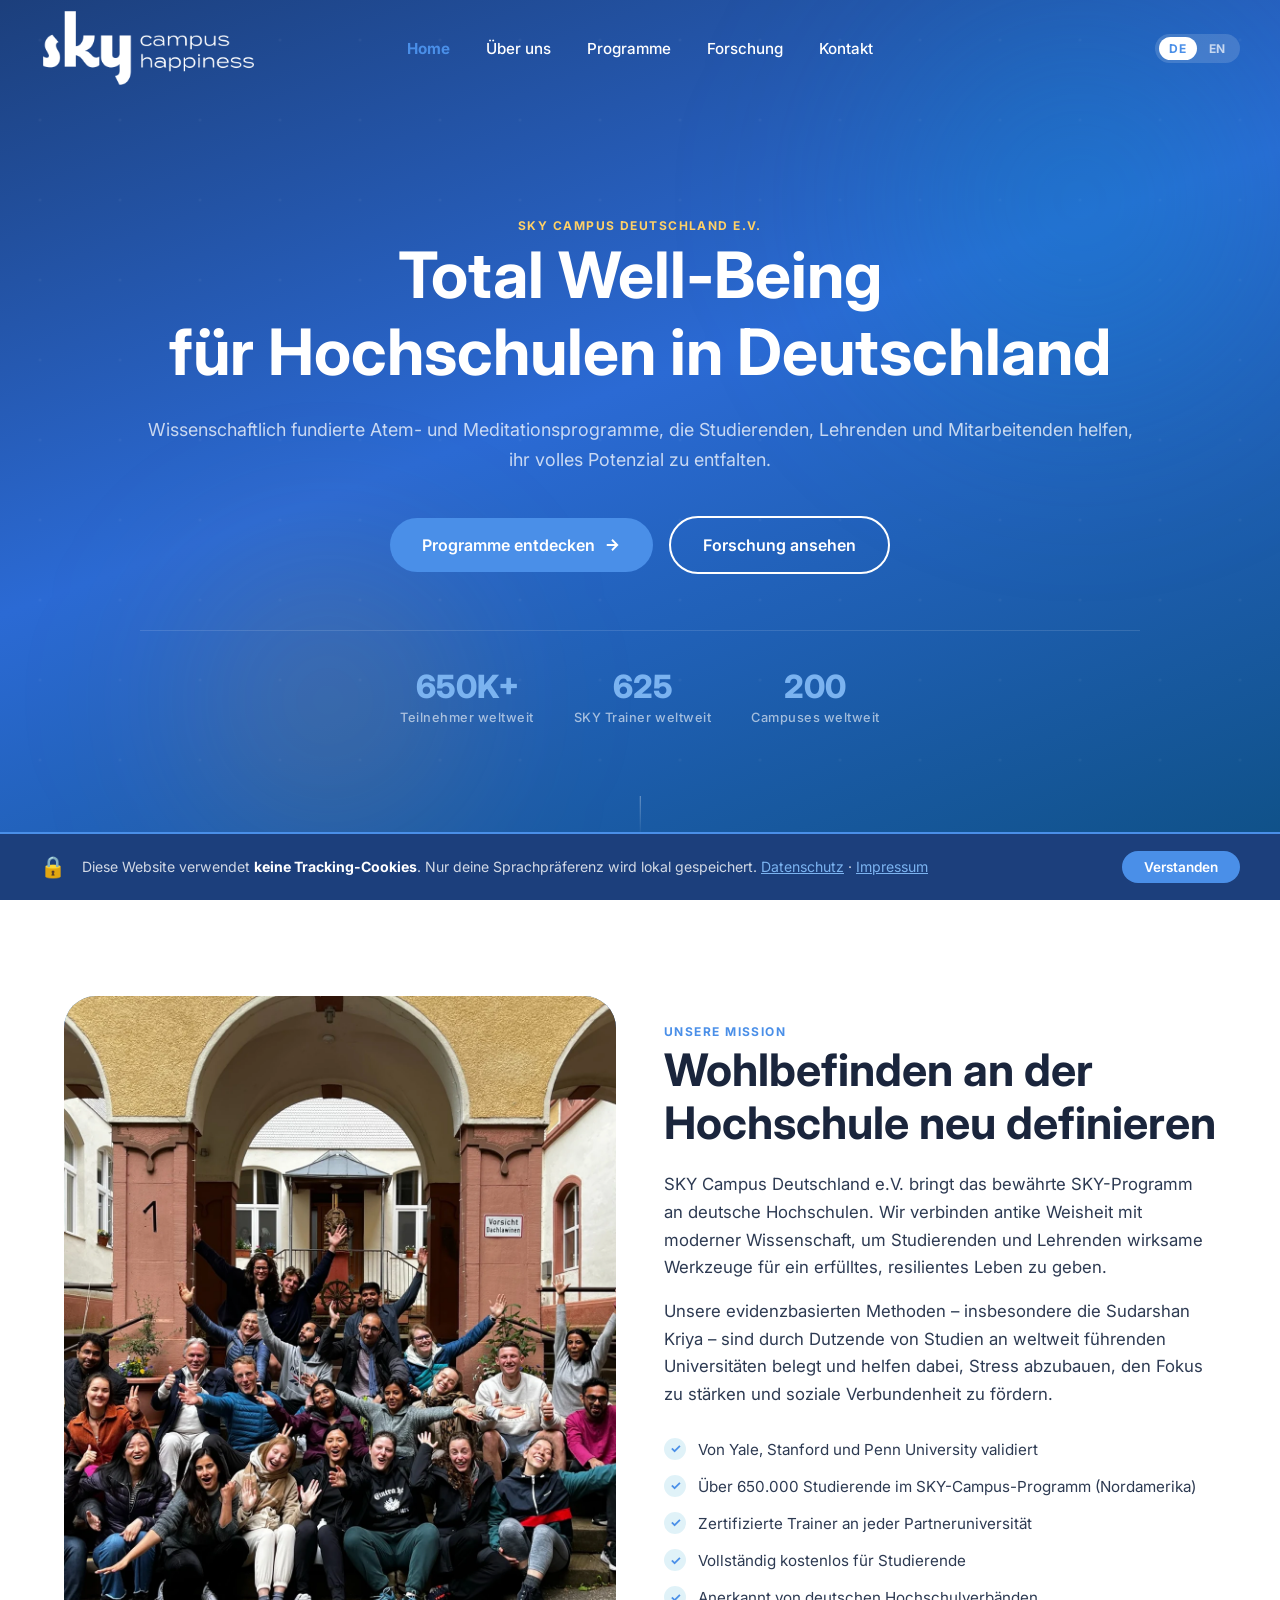
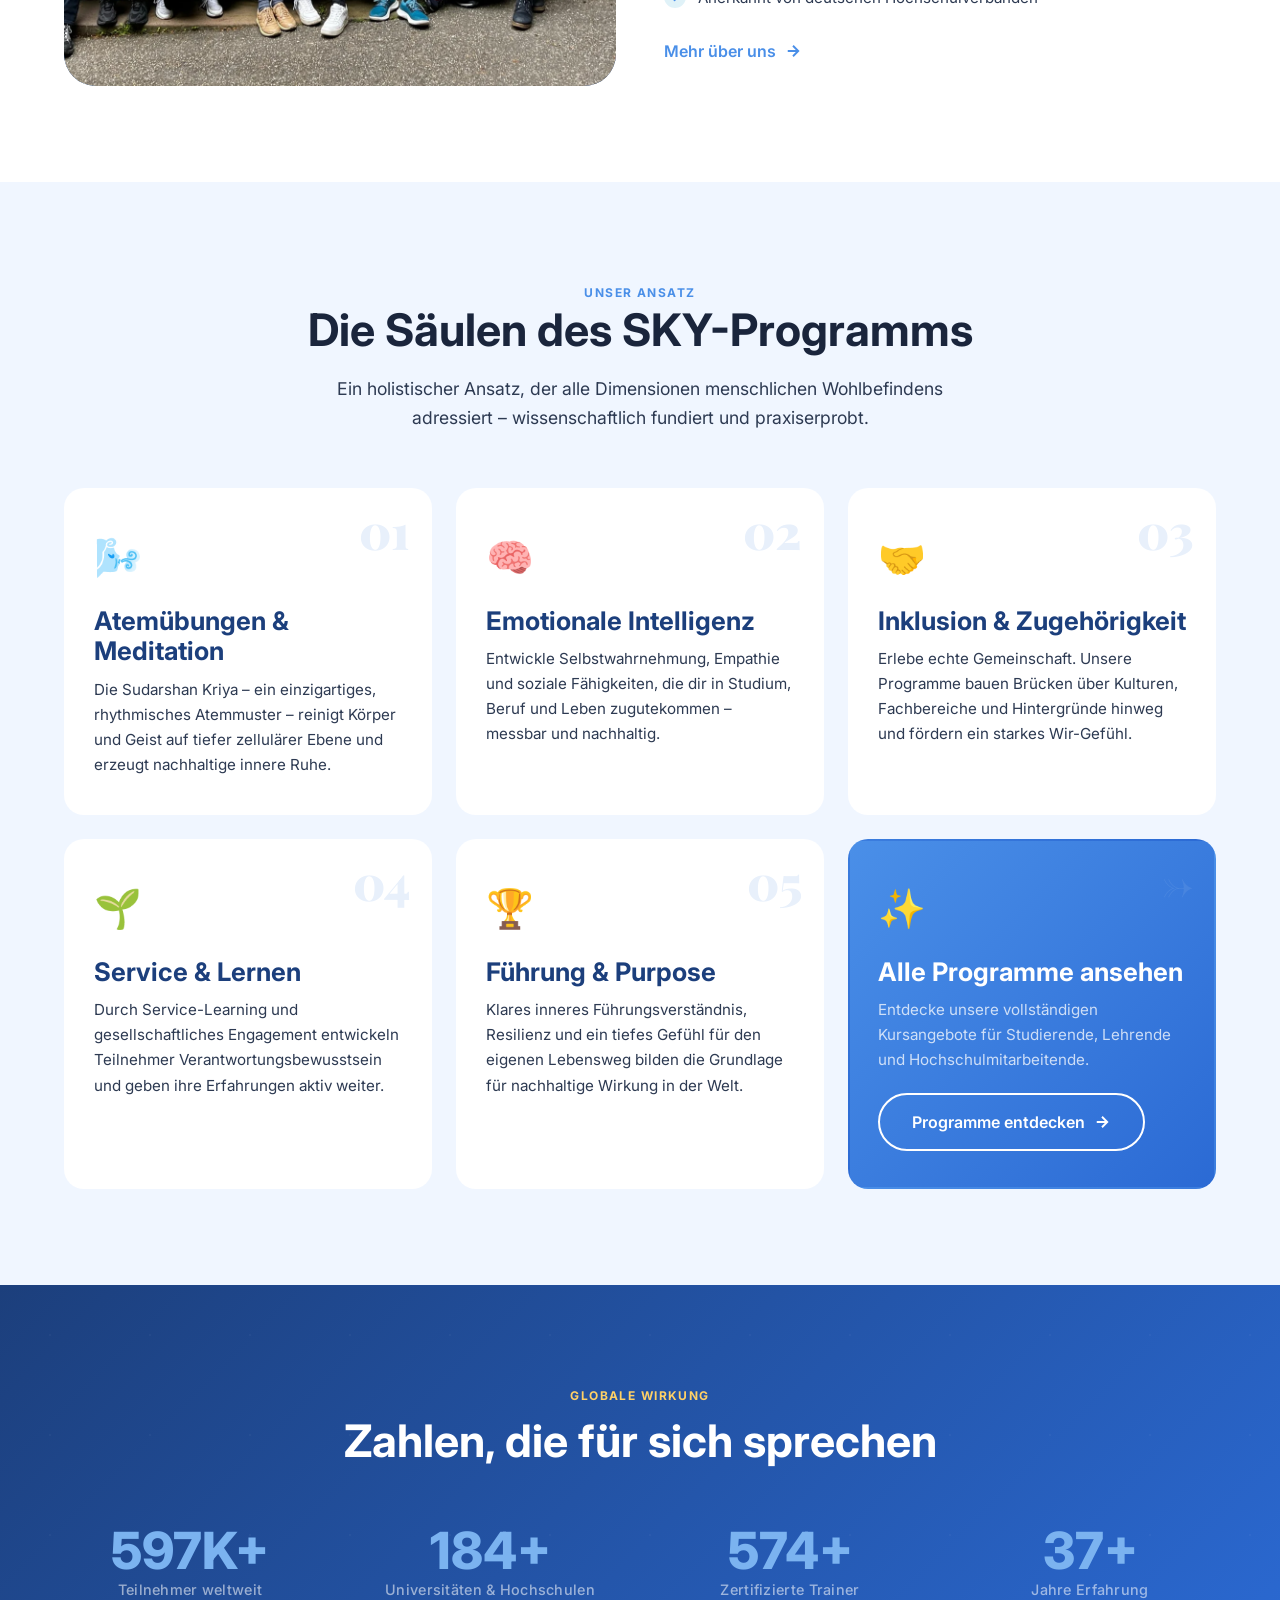
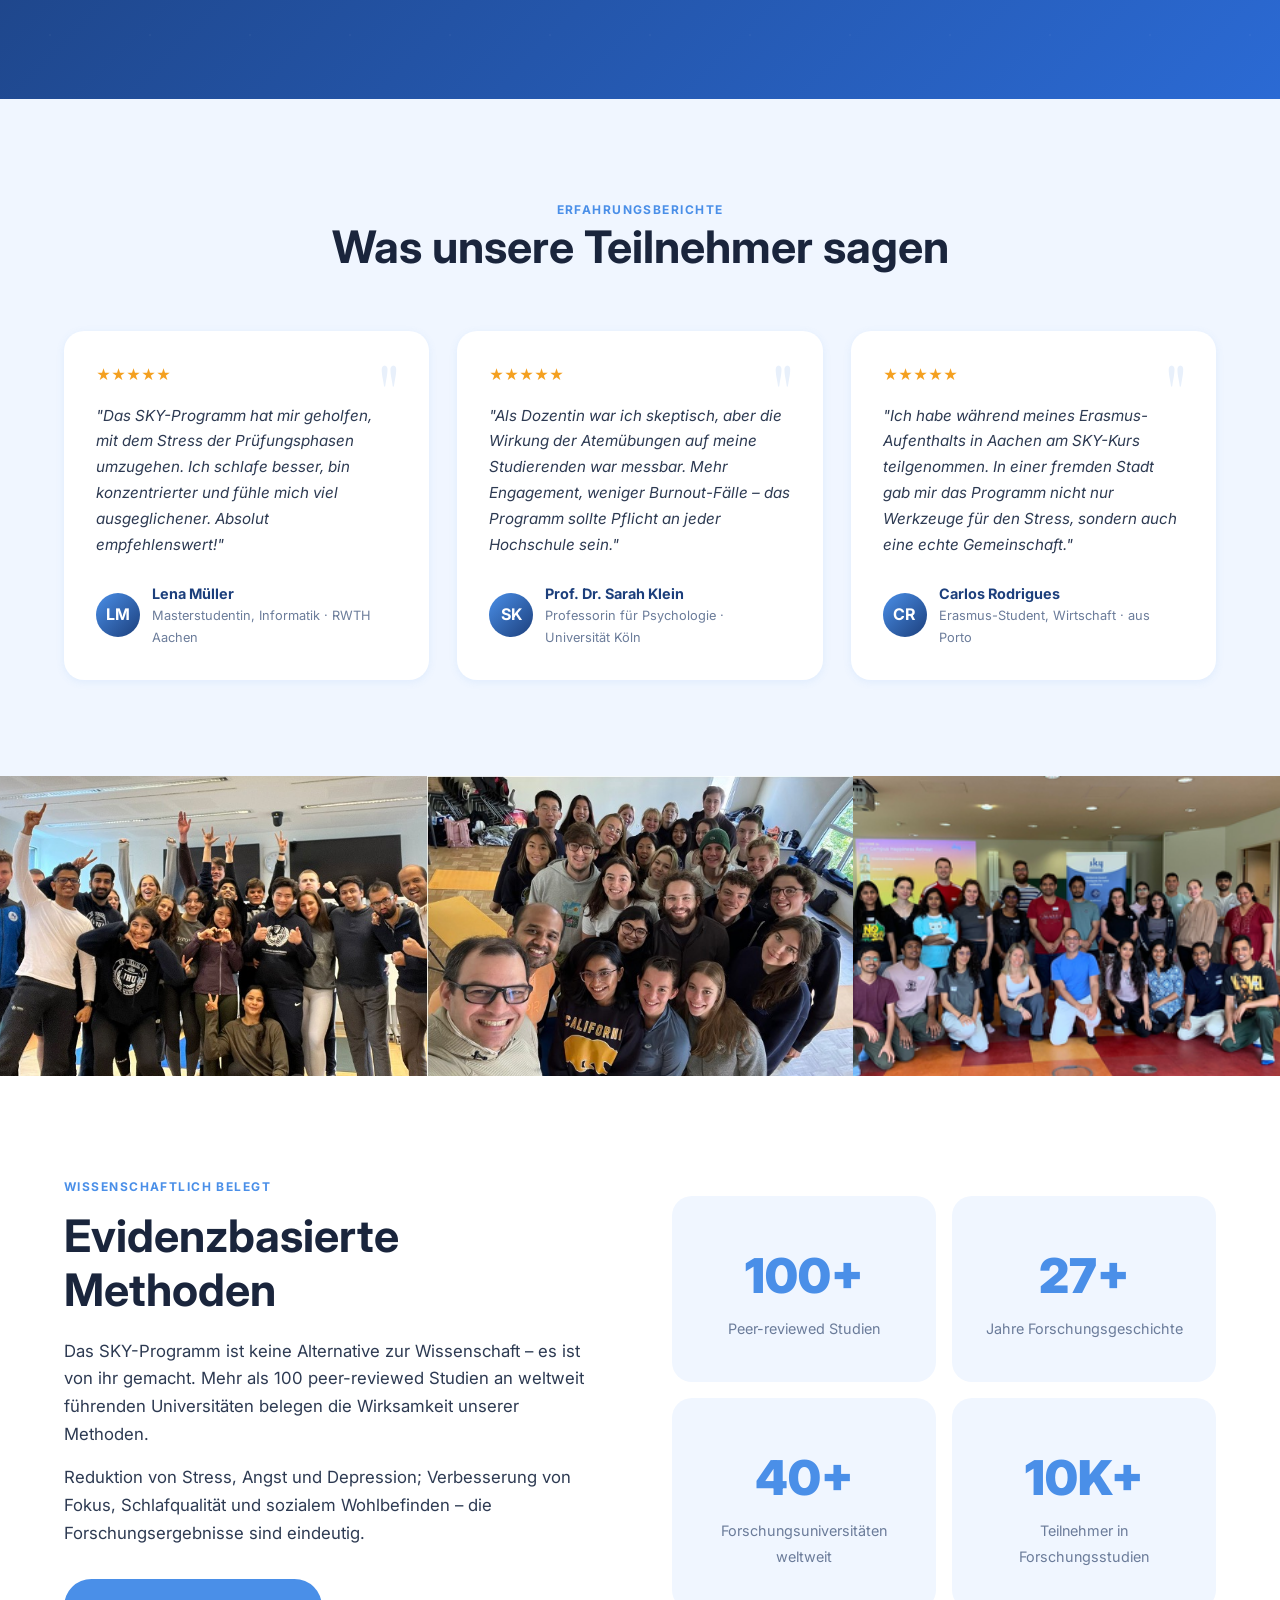
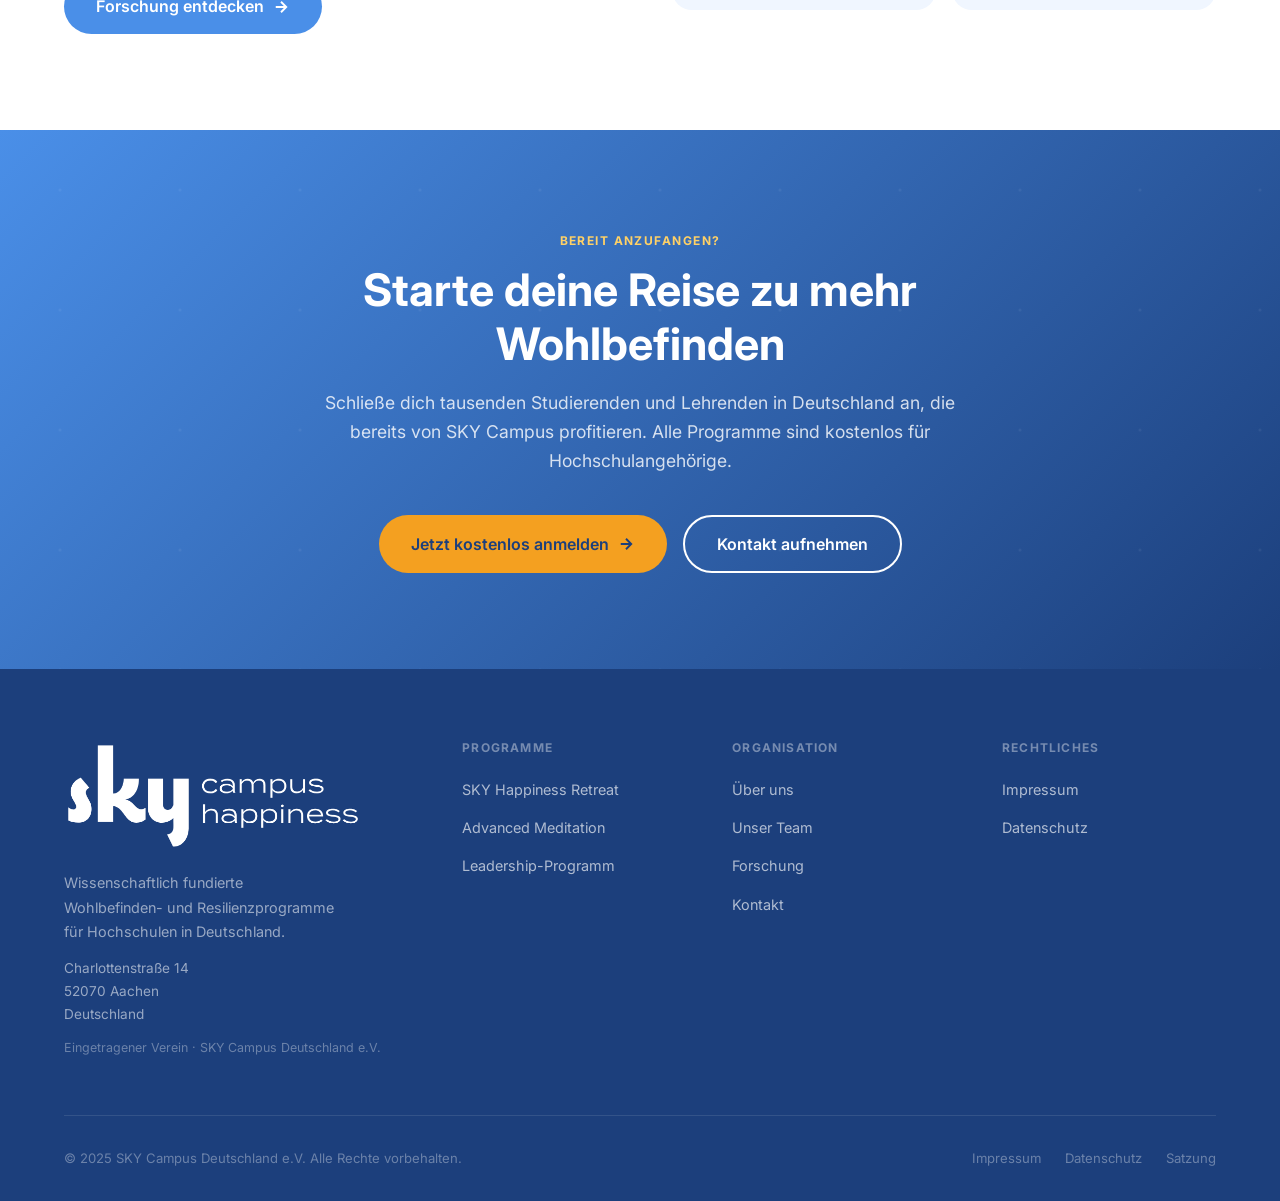
<file: index.html>
<!DOCTYPE html>
<html lang="de">
<head>
  <meta charset="UTF-8" />
  <meta name="viewport" content="width=device-width, initial-scale=1.0" />
  <meta name="description" content="SKY Campus Deutschland e.V. – Das umfassende Wohlbefinden- und Resilienzprogramm für Hochschulen in Deutschland. Atemübungen, Meditation, emotionale Intelligenz und mehr." />
  <meta property="og:title" content="SKY Campus Deutschland e.V." />
  <meta property="og:description" content="Total Well-Being Program für Hochschulen in Deutschland." />
  <meta property="og:type" content="website" />
  <title>SKY Campus Deutschland e.V. – Total Well-Being für Hochschulen</title>
  <link rel="stylesheet" href="css/styles.css" />
  <link rel="icon" href="favicon.svg" type="image/svg+xml" />
</head>
<body>

<!-- ── Navigation ── -->
<nav class="nav" id="nav">
  <div class="nav__inner">
    <a href="/" class="nav__logo">
      <div class="nav-logo-img">
        <img src="images/logo-white.png" alt="SKY Campus Deutschland" class="logo--light">
        <img src="images/logo-blue.png" alt="SKY Campus Deutschland" class="logo--dark">
      </div>
    </a>

    <ul class="nav__links">
      <li><a href="/" class="nav__link active" data-i18n="nav.home">Home</a></li>
      <li><a href="about.html" class="nav__link" data-i18n="nav.about">Über uns</a></li>
      <li><a href="programs.html" class="nav__link" data-i18n="nav.programs">Programme</a></li>
      <li><a href="research.html" class="nav__link" data-i18n="nav.research">Forschung</a></li>
      <li><a href="contact.html" class="nav__link" data-i18n="nav.contact">Kontakt</a></li>
    </ul>
    <div class="lang-switcher">
      <button class="lang-btn" data-lang="de" onclick="setLang('de')">DE</button>
      <button class="lang-btn" data-lang="en" onclick="setLang('en')">EN</button>
    </div>
    <button class="nav__hamburger" id="hamburger" aria-label="Menü öffnen">
      <span></span><span></span><span></span>
    </button>
  </div>
  <nav class="nav__mobile" id="mobileNav">
    <a href="/" class="nav__link active" data-i18n="nav.home">Home</a>
    <a href="about.html" class="nav__link" data-i18n="nav.about">Über uns</a>
    <a href="programs.html" class="nav__link" data-i18n="nav.programs">Programme</a>
    <a href="research.html" class="nav__link" data-i18n="nav.research">Forschung</a>
    <a href="contact.html" class="nav__link" data-i18n="nav.contact">Kontakt</a>
    <div class="lang-switcher" style="margin-top:8px;background:var(--grey-100);align-self:flex-start">
      <button class="lang-btn" data-lang="de" onclick="setLang('de')">DE</button>
      <button class="lang-btn" data-lang="en" onclick="setLang('en')">EN</button>
    </div>
  </nav>
</nav>

<!-- ── Hero ── -->
<section class="hero" id="hero">
  <div class="hero__glow hero__glow--1"></div>
  <div class="hero__glow hero__glow--2"></div>

  <div class="hero__inner" style="grid-template-columns:1fr;text-align:center">
    <div class="hero__content">
      <span class="label animate-fade-up" data-i18n="home.hero.label">SKY Campus Deutschland e.V.</span>
      <h1 class="hero__title animate-fade-up animate-delay-1">
        <span data-i18n="home.hero.h1a">Total Well-Being</span><br />
        <span data-i18n="home.hero.h1b">für Hochschulen</span> <span data-i18n="home.hero.h1c">in Deutschland</span>
      </h1>
      <p class="hero__subtitle animate-fade-up animate-delay-2" style="max-width:1000px;margin:0 auto 40px;font-size:clamp(1rem,1.4vw,1.25rem)" data-i18n="home.hero.sub">
        Wissenschaftlich fundierte Atem- und Meditationsprogramme, die Studierenden, Lehrenden und Mitarbeitenden helfen, ihr volles Potenzial zu entfalten.
      </p>
      <div class="hero__actions animate-fade-up animate-delay-3" style="justify-content:center">
        <a href="programs.html" class="btn btn--primary">
          <span data-i18n="home.hero.btn1">Programme entdecken</span>
          <svg width="18" height="18" viewBox="0 0 24 24" fill="none" stroke="currentColor" stroke-width="2.5"><path d="M5 12h14M12 5l7 7-7 7"/></svg>
        </a>
        <a href="research.html" class="btn btn--outline" data-i18n="home.hero.btn2">Forschung ansehen</a>
      </div>

      <div class="hero__stats animate-fade-up animate-delay-4" style="justify-content:center">
        <div class="hero__stat">
          <span class="hero__stat-num" data-count="650000">0</span>
          <span class="hero__stat-label" data-i18n="home.hero.stat1">Teilnehmer weltweit</span>
        </div>
        <div class="hero__stat">
          <span class="hero__stat-num" data-count="625">0</span>
          <span class="hero__stat-label" data-i18n="home.hero.stat2">SKY Trainer weltweit</span>
        </div>
        <div class="hero__stat">
          <span class="hero__stat-num" data-count="200">0</span>
          <span class="hero__stat-label" data-i18n="home.hero.stat3">Campuses weltweit</span>
        </div>
      </div>
    </div>
  </div>

  <div class="hero__scroll" onclick="document.getElementById('intro').scrollIntoView({behavior:'smooth'})">
    <div class="hero__scroll-line"></div>
    <span data-i18n="home.hero.scroll">Mehr entdecken</span>
  </div>
</section>

<!-- ── About Intro ── -->
<section class="section" id="intro">
  <div class="container">
    <div class="grid-2">
      <div class="about-visual animate-fade-up">
        <div class="about-visual__main" style="padding:0;position:relative">
          <img src="images/2.webp" alt="SKY Campus Teilnehmer" style="position:absolute;inset:0;width:100%;height:100%;object-fit:cover;display:block">
        </div>
      </div>

      <div class="about-content animate-fade-up animate-delay-2">
        <span class="label" data-i18n="home.about.label">Unsere Mission</span>
        <h2 data-i18n="home.about.h2">Wohlbefinden an der Hochschule neu definieren</h2>
        <p data-i18n="home.about.p1">
          SKY Campus Deutschland e.V. bringt das bewährte SKY-Programm an deutsche Hochschulen. Wir verbinden antike Weisheit mit moderner Wissenschaft, um Studierenden und Lehrenden wirksame Werkzeuge für ein erfülltes, resilientes Leben zu geben.
        </p>
        <p data-i18n="home.about.p2">
          Unsere evidenzbasierten Methoden – insbesondere die Sudarshan Kriya – sind durch Dutzende von Studien an weltweit führenden Universitäten belegt und helfen dabei, Stress abzubauen, den Fokus zu stärken und soziale Verbundenheit zu fördern.
        </p>
        <ul class="checklist">
          <li data-i18n="home.about.check1">Von Yale, Stanford und Penn University validiert</li>
          <li data-i18n="home.about.check2">Über 650.000 Teilnehmer weltweit</li>
          <li data-i18n="home.about.check3">Zertifizierte Trainer an jeder Partneruniversität</li>
          <li data-i18n="home.about.check4">Vollständig kostenlos für Studierende</li>
          <li data-i18n="home.about.check5">Anerkannt von deutschen Hochschulverbänden</li>
        </ul>
        <a href="about.html" class="btn btn--ghost">
          <span data-i18n="home.about.btn">Mehr über uns</span>
          <svg width="18" height="18" viewBox="0 0 24 24" fill="none" stroke="currentColor" stroke-width="2.5"><path d="M5 12h14M12 5l7 7-7 7"/></svg>
        </a>
      </div>
    </div>
  </div>
</section>

<!-- ── Pillars ── -->
<section class="section section--alt">
  <div class="container">
    <div class="section-header center animate-fade-up">
      <span class="label" data-i18n="home.pillars.label">Unser Ansatz</span>
      <h2 style="white-space:nowrap" data-i18n="home.pillars.h2">Die Säulen des SKY-Programms</h2>
      <p data-i18n="home.pillars.sub">Ein holistischer Ansatz, der alle Dimensionen menschlichen Wohlbefindens adressiert – wissenschaftlich fundiert und praxiserprobt.</p>
    </div>

    <div class="pillars-grid">
      <div class="pillar animate-fade-up animate-delay-1">
        <span class="pillar__num">01</span>
        <div class="pillar__icon">🌬️</div>
        <h3 data-i18n="home.p1.h3">Atemübungen &amp; Meditation</h3>
        <p data-i18n="home.p1.p">Die Sudarshan Kriya – ein einzigartiges, rhythmisches Atemmuster – reinigt Körper und Geist auf tiefer zellulärer Ebene und erzeugt nachhaltige innere Ruhe.</p>
      </div>

      <div class="pillar animate-fade-up animate-delay-2">
        <span class="pillar__num">02</span>
        <div class="pillar__icon">🧠</div>
        <h3 data-i18n="home.p2.h3">Emotionale Intelligenz</h3>
        <p data-i18n="home.p2.p">Entwickle Selbstwahrnehmung, Empathie und soziale Fähigkeiten, die dir in Studium, Beruf und Leben zugutekommen – messbar und nachhaltig.</p>
      </div>

      <div class="pillar animate-fade-up animate-delay-3">
        <span class="pillar__num">03</span>
        <div class="pillar__icon">🤝</div>
        <h3 data-i18n="home.p3.h3">Inklusion &amp; Zugehörigkeit</h3>
        <p data-i18n="home.p3.p">Erlebe echte Gemeinschaft. Unsere Programme bauen Brücken über Kulturen, Fachbereiche und Hintergründe hinweg und fördern ein starkes Wir-Gefühl.</p>
      </div>

      <div class="pillar animate-fade-up animate-delay-1">
        <span class="pillar__num">04</span>
        <div class="pillar__icon">🌱</div>
        <h3 data-i18n="home.p4.h3">Service &amp; Lernen</h3>
        <p data-i18n="home.p4.p">Durch Service-Learning und gesellschaftliches Engagement entwickeln Teilnehmer Verantwortungsbewusstsein und geben ihre Erfahrungen aktiv weiter.</p>
      </div>

      <div class="pillar animate-fade-up animate-delay-2">
        <span class="pillar__num">05</span>
        <div class="pillar__icon">🏆</div>
        <h3 data-i18n="home.p5.h3">Führung &amp; Purpose</h3>
        <p data-i18n="home.p5.p">Klares inneres Führungsverständnis, Resilienz und ein tiefes Gefühl für den eigenen Lebensweg bilden die Grundlage für nachhaltige Wirkung in der Welt.</p>
      </div>

      <div class="pillar animate-fade-up animate-delay-3" style="background:linear-gradient(135deg,var(--sky) 0%,var(--navy-mid) 100%);color:var(--white);">
        <span class="pillar__num" style="color:rgba(255,255,255,.08)">→</span>
        <div class="pillar__icon">✨</div>
        <h3 style="color:var(--white)" data-i18n="home.p6.h3">Alle Programme ansehen</h3>
        <p style="color:rgba(255,255,255,.75)" data-i18n="home.p6.p">Entdecke unsere vollständigen Kursangebote für Studierende, Lehrende und Hochschulmitarbeitende.</p>
        <a href="programs.html" class="btn btn--outline" style="margin-top:20px;display:inline-flex;">
          <span data-i18n="home.p6.btn">Programme entdecken</span>
          <svg width="18" height="18" viewBox="0 0 24 24" fill="none" stroke="currentColor" stroke-width="2.5"><path d="M5 12h14M12 5l7 7-7 7"/></svg>
        </a>
      </div>
    </div>
  </div>
</section>

<!-- ── Impact Stats ── -->
<section class="stats-section">
  <div class="container">
    <div class="text-center" style="margin-bottom:56px">
      <span class="label" style="color:var(--gold-light)" data-i18n="home.stats.label">Globale Wirkung</span>
      <h2 style="color:var(--white);margin-top:8px" data-i18n="home.stats.h2">Zahlen, die für sich sprechen</h2>
    </div>
    <div class="stats-grid">
      <div class="stat stat--light animate-fade-up">
        <span class="stat__number" data-target="650000">0</span>
        <span class="stat__label" data-i18n="home.stats.s1">Teilnehmer weltweit</span>
      </div>
      <div class="stat stat--light animate-fade-up animate-delay-1">
        <span class="stat__number" data-target="200">0</span>
        <span class="stat__label" data-i18n="home.stats.s2">Universitäten & Hochschulen</span>
      </div>
      <div class="stat stat--light animate-fade-up animate-delay-2">
        <span class="stat__number" data-target="625">0</span>
        <span class="stat__label" data-i18n="home.stats.s3">Zertifizierte Trainer</span>
      </div>
      <div class="stat stat--light animate-fade-up animate-delay-3">
        <span class="stat__number" data-target="40">0</span>
        <span class="stat__label" data-i18n="home.stats.s4">Jahre Erfahrung</span>
      </div>
    </div>
  </div>
</section>

<!-- ── Testimonials ── -->
<section class="testimonials">
  <div class="container">
    <div class="section-header center animate-fade-up">
      <span class="label" data-i18n="home.test.label">Erfahrungsberichte</span>
      <h2 data-i18n="home.test.h2">Was unsere Teilnehmer sagen</h2>
    </div>

    <div class="testimonial-grid">
      <div class="testimonial animate-fade-up animate-delay-1">
        <div class="testimonial__stars">★★★★★</div>
        <p class="testimonial__text" data-i18n="home.t1.text">
          "Das SKY-Programm hat mir geholfen, mit dem Stress der Prüfungsphasen umzugehen. Ich schlafe besser, bin konzentrierter und fühle mich viel ausgeglichener. Absolut empfehlenswert!"
        </p>
        <div class="testimonial__author">
          <div class="testimonial__avatar">LM</div>
          <div>
            <div class="testimonial__name" data-i18n="home.t1.name">Lena Müller</div>
            <div class="testimonial__role" data-i18n="home.t1.role">Masterstudentin, Informatik · RWTH Aachen</div>
          </div>
        </div>
      </div>

      <div class="testimonial animate-fade-up animate-delay-2">
        <div class="testimonial__stars">★★★★★</div>
        <p class="testimonial__text" data-i18n="home.t2.text">
          "Als Dozentin war ich skeptisch, aber die Wirkung der Atemübungen auf meine Studierenden war messbar. Mehr Engagement, weniger Burnout-Fälle – das Programm sollte Pflicht an jeder Hochschule sein."
        </p>
        <div class="testimonial__author">
          <div class="testimonial__avatar">SK</div>
          <div>
            <div class="testimonial__name" data-i18n="home.t2.name">Prof. Dr. Sarah Klein</div>
            <div class="testimonial__role" data-i18n="home.t2.role">Professorin für Psychologie · Universität Köln</div>
          </div>
        </div>
      </div>

      <div class="testimonial animate-fade-up animate-delay-3">
        <div class="testimonial__stars">★★★★★</div>
        <p class="testimonial__text" data-i18n="home.t3.text">
          "Ich habe während meines Erasmus-Aufenthalts in Aachen am SKY-Kurs teilgenommen. In einer fremden Stadt gab mir das Programm nicht nur Werkzeuge für den Stress, sondern auch eine echte Gemeinschaft."
        </p>
        <div class="testimonial__author">
          <div class="testimonial__avatar">CR</div>
          <div>
            <div class="testimonial__name" data-i18n="home.t3.name">Carlos Rodrigues</div>
            <div class="testimonial__role" data-i18n="home.t3.role">Erasmus-Student, Wirtschaft · aus Porto</div>
          </div>
        </div>
      </div>
    </div>
  </div>
</section>

<!-- ── Photo Strip ── -->
<div style="display:grid;grid-template-columns:1fr 1fr 1fr;height:300px;overflow:hidden">
  <img src="images/6.jpg" alt="" style="width:100%;height:100%;object-fit:cover">
  <img src="images/9.jpg" alt="" style="width:100%;height:100%;object-fit:cover">
  <img src="images/7.png" alt="" style="width:100%;height:100%;object-fit:cover">
</div>

<!-- ── Research Teaser ── -->
<section class="section">
  <div class="container">
    <div class="grid-2" style="gap:64px">
      <div class="animate-fade-up">
        <span class="label" data-i18n="home.research.label">Wissenschaftlich belegt</span>
        <h2 style="margin-top:12px;margin-bottom:20px" data-i18n="home.research.h2">Evidenzbasierte Methoden</h2>
        <p data-i18n="home.research.p1">
          Das SKY-Programm ist keine Alternative zur Wissenschaft – es ist von ihr gemacht. Mehr als 100 peer-reviewed Studien an weltweit führenden Universitäten belegen die Wirksamkeit unserer Methoden.
        </p>
        <p style="margin-top:16px" data-i18n="home.research.p2">
          Reduktion von Stress, Angst und Depression; Verbesserung von Fokus, Schlafqualität und sozialem Wohlbefinden – die Forschungsergebnisse sind eindeutig.
        </p>
        <a href="research.html" class="btn btn--primary" style="margin-top:32px">
          <span data-i18n="home.research.btn">Forschung entdecken</span>
          <svg width="18" height="18" viewBox="0 0 24 24" fill="none" stroke="currentColor" stroke-width="2.5"><path d="M5 12h14M12 5l7 7-7 7"/></svg>
        </a>
      </div>

      <div class="animate-fade-up animate-delay-2">
        <div class="grid-2" style="gap:16px">
          <div class="highlight-stat">
            <span class="number">100+</span>
            <span class="desc" data-i18n="home.research.h1">Peer-reviewed Studien</span>
          </div>
          <div class="highlight-stat">
            <span class="number">27+</span>
            <span class="desc" data-i18n="home.research.h2b">Jahre Forschungsgeschichte</span>
          </div>
          <div class="highlight-stat">
            <span class="number">40+</span>
            <span class="desc" data-i18n="home.research.h3">Forschungsuniversitäten weltweit</span>
          </div>
          <div class="highlight-stat">
            <span class="number">10K+</span>
            <span class="desc" data-i18n="home.research.h4">Teilnehmer in Forschungsstudien</span>
          </div>
        </div>
      </div>
    </div>
  </div>
</section>

<!-- ── CTA ── -->
<section class="cta-section">
  <div class="container">
    <div class="cta-inner animate-fade-up">
      <span class="label" style="color:var(--gold-light)" data-i18n="home.cta.label">Bereit anzufangen?</span>
      <h2 style="margin-top:12px" data-i18n="home.cta.h2">Starte deine Reise zu mehr Wohlbefinden</h2>
      <p data-i18n="home.cta.p">Schließe dich tausenden Studierenden und Lehrenden in Deutschland an, die bereits von SKY Campus profitieren. Alle Programme sind kostenlos für Hochschulangehörige.</p>
      <div class="cta-actions">
        <a href="programs.html" class="btn btn--gold">
          <span data-i18n="home.cta.btn1">Jetzt kostenlos anmelden</span>
          <svg width="18" height="18" viewBox="0 0 24 24" fill="none" stroke="currentColor" stroke-width="2.5"><path d="M5 12h14M12 5l7 7-7 7"/></svg>
        </a>
        <a href="contact.html" class="btn btn--outline" data-i18n="home.cta.btn2">Kontakt aufnehmen</a>
      </div>
    </div>
  </div>
</section>

<!-- ── Footer ── -->
<footer class="footer">
  <div class="container">
    <div class="footer__grid">
      <div class="footer__brand">
        <div class="nav__logo">
          <div class="nav-logo-img">
            <img src="images/logo-white.png" alt="SKY Campus Deutschland" >
          </div>
        </div>
        <p class="footer__tagline" data-i18n="footer.tagline">
          Wissenschaftlich fundierte Wohlbefinden- und Resilienzprogramme für Hochschulen in Deutschland.
        </p>
        <address class="footer__address">
          Charlottenstraße 14<br />52070 Aachen<br />Deutschland
        </address>
        <p class="footer__reg" data-i18n="footer.reg">Eingetragener Verein · SKY Campus Deutschland e.V.</p>
      </div>

      <div>
        <h4 class="footer__heading" data-i18n="footer.h.prog">Programme</h4>
        <ul class="footer__links">
          <li><a href="programs.html" data-i18n="footer.prog1">SKY Happiness Retreat</a></li>
          <li><a href="programs.html" data-i18n="footer.prog3">Advanced Meditation</a></li>
          <li><a href="programs.html" data-i18n="footer.prog4">Leadership-Programm</a></li>
        </ul>
      </div>

      <div>
        <h4 class="footer__heading" data-i18n="footer.h.org">Organisation</h4>
        <ul class="footer__links">
          <li><a href="about.html" data-i18n="footer.org1">Über uns</a></li>
          <li><a href="about.html#team" data-i18n="footer.org2">Unser Team</a></li>
          <li><a href="research.html" data-i18n="footer.org3">Forschung</a></li>
          <li><a href="contact.html" data-i18n="footer.org4">Kontakt</a></li>
        </ul>
      </div>

      <div>
        <h4 class="footer__heading" data-i18n="footer.h.legal">Rechtliches</h4>
        <ul class="footer__links">
          <li><a href="impressum.html" data-i18n="footer.legal1">Impressum</a></li>
          <li><a href="datenschutz.html" data-i18n="footer.legal2">Datenschutz</a></li>
        </ul>
      </div>
    </div>

    <div class="footer__bottom">
      <span class="footer__copy" data-i18n="footer.copy">© 2025 SKY Campus Deutschland e.V. Alle Rechte vorbehalten.</span>
      <div class="footer__legal">
        <a href="impressum.html">Impressum</a>
        <a href="datenschutz.html">Datenschutz</a>
        <a href="satzung.html">Satzung</a>
      </div>
    </div>
  </div>
</footer>

<script src="js/main.js"></script>
<script src="js/i18n.js"></script>
<script src="js/cookie-banner.js"></script>
</body>
</html>
</file>
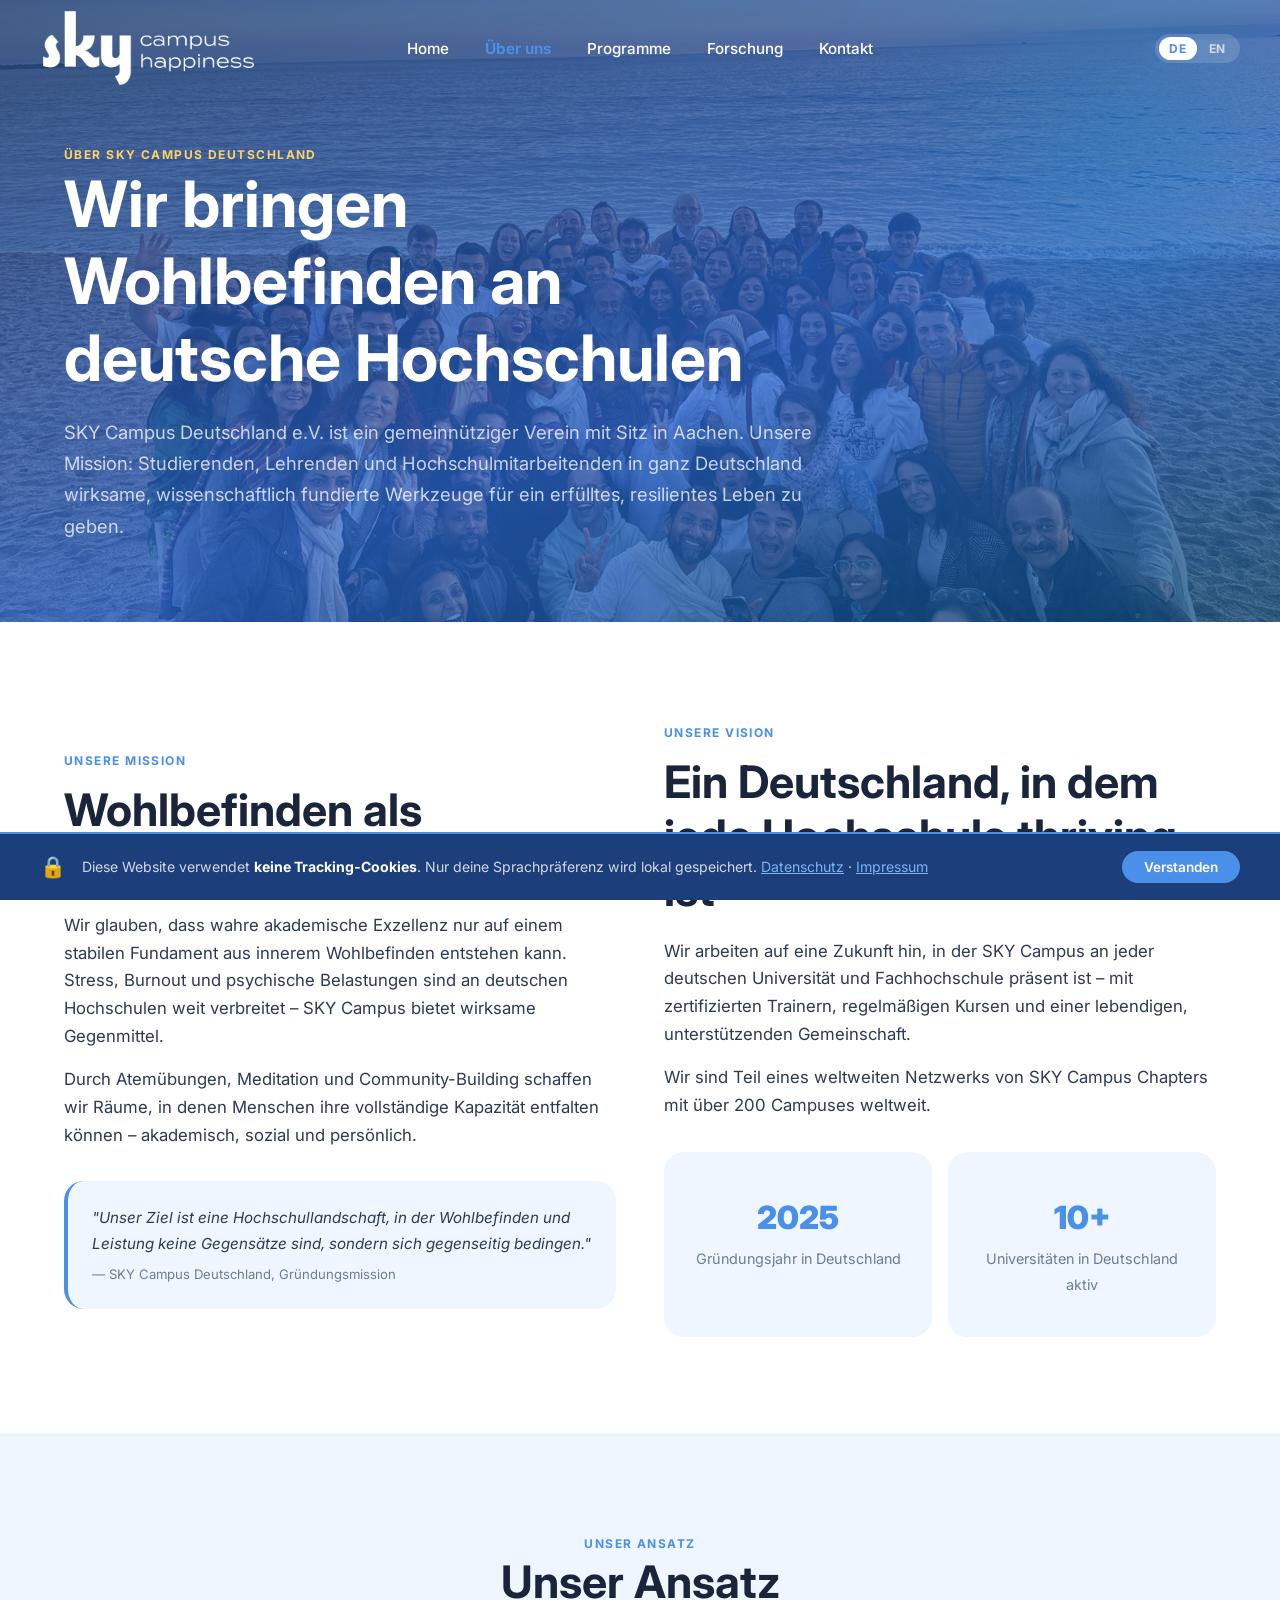
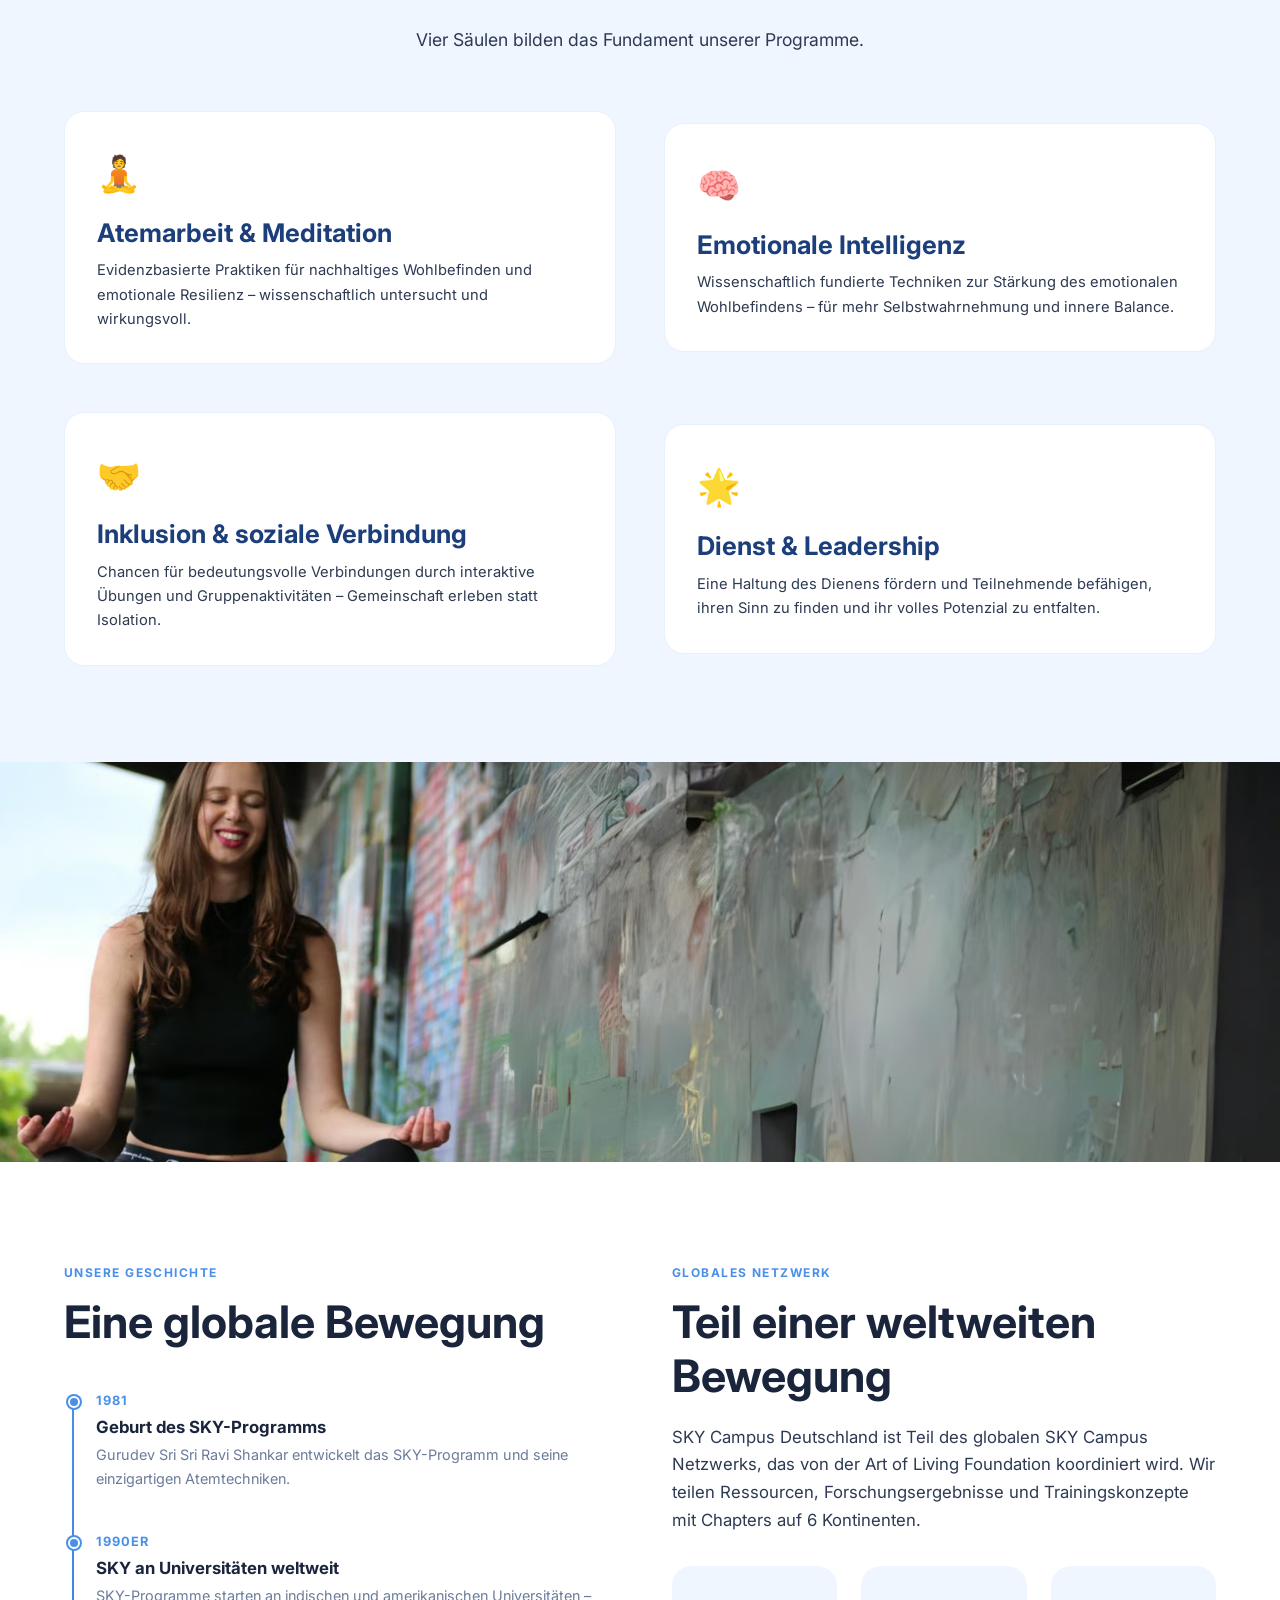
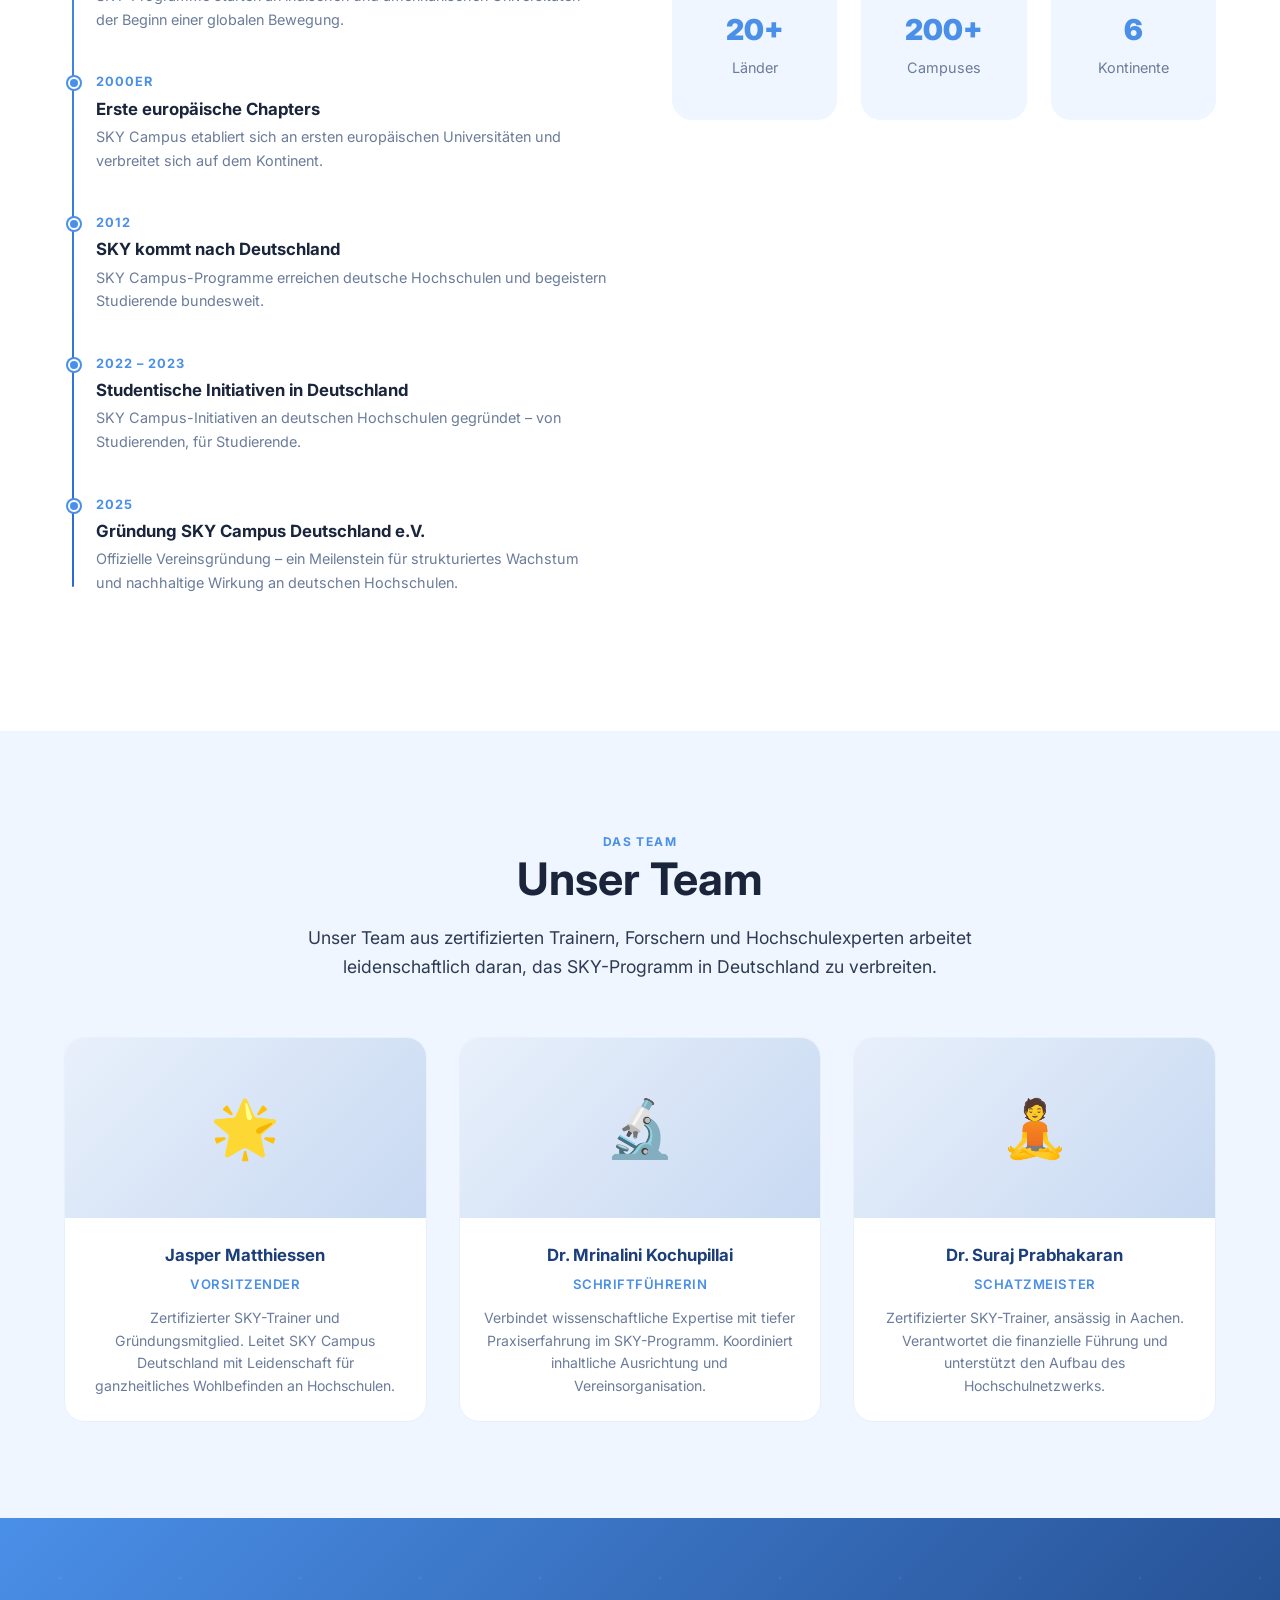
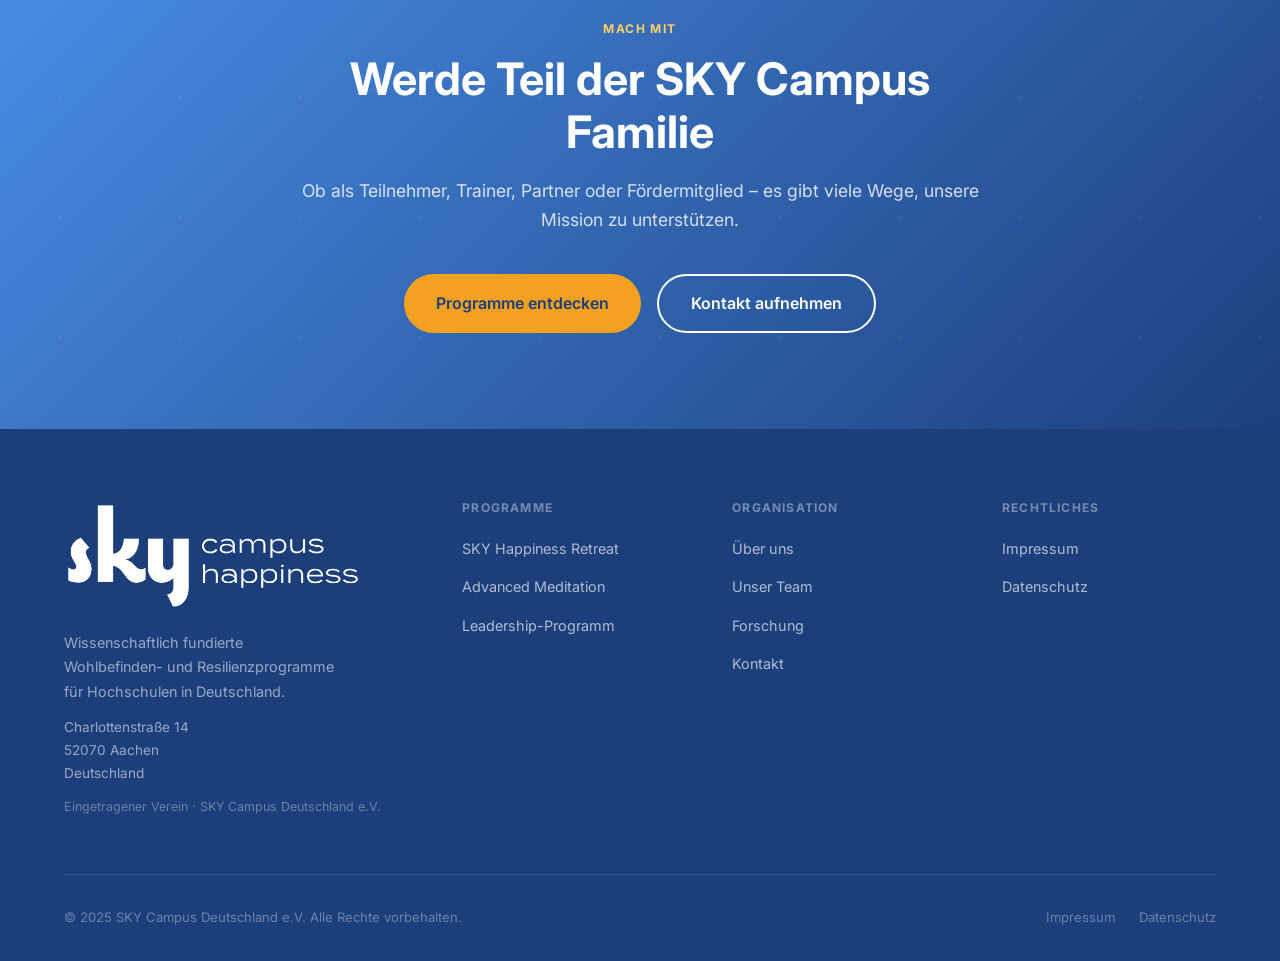
<file: about.html>
<!DOCTYPE html>
<html lang="de">
<head>
  <meta charset="UTF-8" />
  <meta name="viewport" content="width=device-width, initial-scale=1.0" />
  <meta name="description" content="Über SKY Campus Deutschland e.V. – unsere Geschichte, Mission, Vision, Team und Partnerhochschulen." />
  <title>Über uns – SKY Campus Deutschland e.V.</title>
  <link rel="stylesheet" href="css/styles.css" />
  <link rel="icon" href="favicon.svg" type="image/svg+xml" />
  <style>
    .value-card {
      background: var(--white);
      border-radius: var(--radius-lg);
      padding: 32px;
      border: 1px solid var(--grey-100);
      transition: var(--transition);
    }
    .value-card:hover { border-color: var(--sky-light); box-shadow: var(--shadow-md); transform: translateY(-4px); }
    .value-card .icon { font-size: 2.2rem; margin-bottom: 16px; }
    .value-card h3 { margin-bottom: 10px; color: var(--navy); }
    .value-card p  { font-size: .92rem; }

    .team-card {
      background: var(--white);
      border-radius: var(--radius-lg);
      overflow: hidden;
      border: 1px solid var(--grey-100);
      transition: var(--transition);
      text-align: center;
    }
    .team-card:hover { box-shadow: var(--shadow-md); transform: translateY(-4px); }
    .team-card__avatar {
      height: 180px;
      display: flex; align-items: center; justify-content: center;
      font-size: 3.5rem;
      background: linear-gradient(135deg, var(--grey-100), var(--grey-200));
    }
    .team-card__body { padding: 24px; }
    .team-card__name { font-weight: 700; font-size: 1.05rem; color: var(--navy); margin-bottom: 4px; }
    .team-card__role { font-size: .82rem; color: var(--sky); font-weight: 600; letter-spacing: .04em; text-transform: uppercase; margin-bottom: 12px; }
    .team-card__bio { font-size: .88rem; color: var(--grey-500); line-height: 1.6; }

    .partner-logo {
      background: var(--white);
      border: 1px solid var(--grey-100);
      border-radius: var(--radius-md);
      padding: 20px 28px;
      text-align: center;
      font-weight: 700;
      color: var(--grey-500);
      font-size: .9rem;
      letter-spacing: .04em;
      transition: var(--transition);
    }
    .partner-logo:hover { border-color: var(--sky); color: var(--navy); box-shadow: var(--shadow-sm); }

    .timeline { position: relative; padding-left: 32px; }
    .timeline::before {
      content: '';
      position: absolute;
      left: 8px; top: 8px; bottom: 8px;
      width: 2px;
      background: linear-gradient(to bottom, var(--sky), var(--navy-mid));
      border-radius: 2px;
    }
    .timeline-item { position: relative; margin-bottom: 40px; }
    .timeline-item::before {
      content: '';
      position: absolute;
      left: -28px; top: 6px;
      width: 12px; height: 12px;
      background: var(--sky);
      border-radius: 50%;
      border: 2px solid var(--white);
      box-shadow: 0 0 0 2px var(--sky);
    }
    .timeline-year { font-size: .8rem; font-weight: 700; color: var(--sky); letter-spacing: .08em; text-transform: uppercase; margin-bottom: 6px; }
    .timeline-item h4 { margin-bottom: 6px; font-size: 1.05rem; }
    .timeline-item p  { font-size: .9rem; color: var(--grey-500); }
  </style>
</head>
<body>

<!-- ── Navigation ── -->
<nav class="nav" id="nav">
  <div class="nav__inner">
    <a href="/" class="nav__logo">
      <div class="nav-logo-img">
        <img src="images/logo-white.png" alt="SKY Campus Deutschland" class="logo--light">
        <img src="images/logo-blue.png" alt="SKY Campus Deutschland" class="logo--dark">
      </div>
    </a>
    <ul class="nav__links">
      <li><a href="/" class="nav__link" data-i18n="nav.home">Home</a></li>
      <li><a href="about.html" class="nav__link active" data-i18n="nav.about">Über uns</a></li>
      <li><a href="programs.html" class="nav__link" data-i18n="nav.programs">Programme</a></li>
      <li><a href="research.html" class="nav__link" data-i18n="nav.research">Forschung</a></li>
      <li><a href="contact.html" class="nav__link" data-i18n="nav.contact">Kontakt</a></li>
    </ul>
    <div class="lang-switcher">
      <button class="lang-btn" data-lang="de" onclick="setLang('de')">DE</button>
      <button class="lang-btn" data-lang="en" onclick="setLang('en')">EN</button>
    </div>
    <button class="nav__hamburger" id="hamburger"><span></span><span></span><span></span></button>
  </div>
  <nav class="nav__mobile" id="mobileNav">
    <a href="/" class="nav__link" data-i18n="nav.home">Home</a>
    <a href="about.html" class="nav__link active" data-i18n="nav.about">Über uns</a>
    <a href="programs.html" class="nav__link" data-i18n="nav.programs">Programme</a>
    <a href="research.html" class="nav__link" data-i18n="nav.research">Forschung</a>
    <a href="contact.html" class="nav__link" data-i18n="nav.contact">Kontakt</a>
    <div class="lang-switcher" style="margin-top:8px;background:var(--grey-100);align-self:flex-start">
      <button class="lang-btn" data-lang="de" onclick="setLang('de')">DE</button>
      <button class="lang-btn" data-lang="en" onclick="setLang('en')">EN</button>
    </div>
  </nav>
</nav>

<!-- ── Page Hero ── -->
<section class="page-hero" style="position:relative;overflow:hidden">
  <img src="images/4.webp" alt="" style="position:absolute;inset:0;width:100%;height:100%;object-fit:cover;opacity:0.25;z-index:0">
  <div class="page-hero__glow"></div>
  <div class="container">
    <div style="position:relative;z-index:1">
      <div class="page-hero__inner">
        <span class="label" data-i18n="about.hero.label">Über SKY Campus Deutschland</span>
        <h1 data-i18n="about.hero.h1">Wir bringen Wohlbefinden an deutsche Hochschulen</h1>
        <p data-i18n="about.hero.p">SKY Campus Deutschland e.V. ist ein gemeinnütziger Verein mit Sitz in Aachen. Unsere Mission: Studierenden, Lehrenden und Hochschulmitarbeitenden in ganz Deutschland wirksame, wissenschaftlich fundierte Werkzeuge für ein erfülltes, resilientes Leben zu geben.</p>
      </div>
    </div>
  </div>
</section>

<!-- ── Mission & Vision ── -->
<section class="section">
  <div class="container">
    <div class="grid-2">
      <div class="animate-fade-up">
        <span class="label" data-i18n="about.mission.label">Unsere Mission</span>
        <h2 style="margin-top:12px;margin-bottom:20px" data-i18n="about.mission.h2">Wohlbefinden als Grundlage für Exzellenz</h2>
        <p data-i18n="about.mission.p1">Wir glauben, dass wahre akademische Exzellenz nur auf einem stabilen Fundament aus innerem Wohlbefinden entstehen kann. Stress, Burnout und psychische Belastungen sind an deutschen Hochschulen weit verbreitet – SKY Campus bietet wirksame Gegenmittel.</p>
        <p style="margin-top:16px" data-i18n="about.mission.p2">Durch Atemübungen, Meditation und Community-Building schaffen wir Räume, in denen Menschen ihre vollständige Kapazität entfalten können – akademisch, sozial und persönlich.</p>
        <div style="margin-top:32px;padding:24px;background:var(--off-white);border-radius:var(--radius-lg);border-left:4px solid var(--sky)">
          <p style="font-style:italic;font-size:.95rem;" data-i18n="about.mission.quote">"Unser Ziel ist eine Hochschullandschaft, in der Wohlbefinden und Leistung keine Gegensätze sind, sondern sich gegenseitig bedingen."</p>
          <p style="margin-top:8px;font-size:.82rem;color:var(--grey-500)" data-i18n="about.mission.cite">— SKY Campus Deutschland, Gründungsmission</p>
        </div>
      </div>

      <div class="animate-fade-up animate-delay-2">
        <span class="label" data-i18n="about.vision.label">Unsere Vision</span>
        <h2 style="margin-top:12px;margin-bottom:20px" data-i18n="about.vision.h2">Ein Deutschland, in dem jede Hochschule thriving ist</h2>
        <p data-i18n="about.vision.p1">Wir arbeiten auf eine Zukunft hin, in der SKY Campus an jeder deutschen Universität und Fachhochschule präsent ist – mit zertifizierten Trainern, regelmäßigen Kursen und einer lebendigen, unterstützenden Gemeinschaft.</p>
        <p style="margin-top:16px" data-i18n="about.vision.p2">Wir sind Teil eines weltweiten Netzwerks von SKY Campus Chapters, das bereits über 145 Universitäten in mehr als 20 Ländern umfasst.</p>
        <div style="display:grid;grid-template-columns:1fr 1fr;gap:16px;margin-top:32px">
          <div class="highlight-stat"><span class="number" style="font-size:2rem">2025</span><span class="desc">Gründungsjahr in Deutschland</span></div>
          <div class="highlight-stat"><span class="number" style="font-size:2rem">10+</span><span class="desc">Universitäten in Deutschland aktiv</span></div>
        </div>
      </div>
    </div>
  </div>
</section>

<!-- ── Approach ── -->
<section class="section section--alt">
  <div class="container">
    <div class="section-header center animate-fade-up">
      <span class="label" data-i18n="about.values.label">Unser Ansatz</span>
      <h2 data-i18n="about.values.h2">Our Approach</h2>
      <p data-i18n="about.values.sub">Vier Säulen bilden das Fundament unserer Programme.</p>
    </div>

    <div class="grid-2" style="margin-top:56px">
      <div class="value-card animate-fade-up animate-delay-1">
        <div class="icon">🧘</div>
        <h3 data-i18n="about.v1.h3">Atemarbeit & Meditation</h3>
        <p data-i18n="about.v1.p">Evidenzbasierte Praktiken für nachhaltiges Wohlbefinden und emotionale Resilienz – wissenschaftlich untersucht und wirkungsvoll.</p>
      </div>
      <div class="value-card animate-fade-up animate-delay-2">
        <div class="icon">🧠</div>
        <h3 data-i18n="about.v2.h3">Emotionale Intelligenz</h3>
        <p data-i18n="about.v2.p">Wissenschaftlich fundierte Techniken zur Stärkung des emotionalen Wohlbefindens – für mehr Selbstwahrnehmung und innere Balance.</p>
      </div>
      <div class="value-card animate-fade-up animate-delay-3">
        <div class="icon">🤝</div>
        <h3 data-i18n="about.v3.h3">Inklusion & soziale Verbindung</h3>
        <p data-i18n="about.v3.p">Chancen für bedeutungsvolle Verbindungen durch interaktive Übungen und Gruppenaktivitäten – Gemeinschaft erleben statt Isolation.</p>
      </div>
      <div class="value-card animate-fade-up animate-delay-4">
        <div class="icon">🌟</div>
        <h3 data-i18n="about.v4.h3">Dienst & Leadership</h3>
        <p data-i18n="about.v4.p">Eine Haltung des Dienens fördern und Teilnehmende befähigen, ihren Sinn zu finden und ihr volles Potenzial zu entfalten.</p>
      </div>
    </div>
  </div>
</section>

<!-- ── Photo Banner ── -->
<div style="height:400px;overflow:hidden;position:relative">
  <img src="images/5.avif" alt="SKY Campus community" style="width:100%;height:100%;object-fit:cover;object-position:center 30%">
</div>

<!-- ── History Timeline ── -->
<section class="section">
  <div class="container">
    <div class="grid-2" style="gap:64px;align-items:start">
      <div class="animate-fade-up">
        <span class="label" data-i18n="about.history.label">Unsere Geschichte</span>
        <h2 style="margin-top:12px;margin-bottom:40px" data-i18n="about.history.h2">Von Aachen in die Welt</h2>
        <div class="timeline">
          <div class="timeline-item">
            <div class="timeline-year">1981</div>
            <h4 data-i18n="about.t1.h4">Geburt des SKY-Programms</h4>
            <p data-i18n="about.t1.p">Gurudev Sri Sri Ravi Shankar entwickelt das SKY-Programm und seine einzigartigen Atemtechniken.</p>
          </div>
          <div class="timeline-item">
            <div class="timeline-year" data-i18n="about.t2.year">1990er</div>
            <h4 data-i18n="about.t2.h4">SKY an Universitäten weltweit</h4>
            <p data-i18n="about.t2.p">SKY-Programme starten an indischen und amerikanischen Universitäten – der Beginn einer globalen Bewegung.</p>
          </div>
          <div class="timeline-item">
            <div class="timeline-year" data-i18n="about.t3.year">2000er</div>
            <h4 data-i18n="about.t3.h4">Erste europäische Chapters</h4>
            <p data-i18n="about.t3.p">SKY Campus etabliert sich an ersten europäischen Universitäten und verbreitet sich auf dem Kontinent.</p>
          </div>
          <div class="timeline-item">
            <div class="timeline-year">2012</div>
            <h4 data-i18n="about.t4.h4">SKY kommt nach Deutschland</h4>
            <p data-i18n="about.t4.p">SKY Campus-Programme erreichen deutsche Hochschulen und begeistern Studierende bundesweit.</p>
          </div>
          <div class="timeline-item">
            <div class="timeline-year">2022 – 2023</div>
            <h4 data-i18n="about.t5.h4">Studentische Initiativen in Deutschland</h4>
            <p data-i18n="about.t5.p">SKY Campus-Initiativen an deutschen Hochschulen gegründet – von Studierenden, für Studierende.</p>
          </div>
          <div class="timeline-item">
            <div class="timeline-year">2025</div>
            <h4 data-i18n="about.t6.h4">Gründung SKY Campus Deutschland e.V.</h4>
            <p data-i18n="about.t6.p">Offizielle Vereinsgründung – ein Meilenstein für strukturiertes Wachstum und nachhaltige Wirkung an deutschen Hochschulen.</p>
          </div>
        </div>
      </div>
      <div class="animate-fade-up animate-delay-2">
        <span class="label" data-i18n="about.network.label">Globales Netzwerk</span>
        <h2 style="margin-top:12px;margin-bottom:20px" data-i18n="about.network.h2">Teil einer weltweiten Bewegung</h2>
        <p data-i18n="about.network.p">SKY Campus Deutschland ist Teil des globalen SKY Campus Netzwerks, das von der Art of Living Foundation koordiniert wird. Wir teilen Ressourcen, Forschungsergebnisse und Trainingskonzepte mit Chapters auf 6 Kontinenten.</p>
        <div style="display:flex;gap:24px;margin-top:32px;flex-wrap:wrap">
          <div class="highlight-stat" style="flex:1;min-width:120px"><span class="number" style="font-size:1.8rem">20+</span><span class="desc">Länder</span></div>
          <div class="highlight-stat" style="flex:1;min-width:120px"><span class="number" style="font-size:1.8rem">200+</span><span class="desc">Campuses</span></div>
          <div class="highlight-stat" style="flex:1;min-width:120px"><span class="number" style="font-size:1.8rem">6</span><span class="desc">Kontinente</span></div>
        </div>
      </div>
    </div>
  </div>
</section>

<!-- ── Team ── -->
<section class="section section--alt" id="team">
  <div class="container">
    <div class="section-header center animate-fade-up">
      <span class="label" data-i18n="about.team.label">Das Team</span>
      <h2 data-i18n="about.team.h2">Unser Team</h2>
      <p data-i18n="about.team.sub">Unser Team aus zertifizierten Trainern, Forschern und Hochschulexperten arbeitet leidenschaftlich daran, das SKY-Programm in Deutschland zu verbreiten.</p>
    </div>

    <div class="grid-3" style="margin-top:56px">
      <div class="team-card animate-fade-up animate-delay-1">
        <div class="team-card__avatar">🌟</div>
        <div class="team-card__body">
          <div class="team-card__name" data-i18n="about.tm1.name">Jasper Matthiessen</div>
          <div class="team-card__role" data-i18n="about.tm1.role">Vorsitzender</div>
          <p class="team-card__bio" data-i18n="about.tm1.bio">Zertifizierter SKY-Trainer und Gründungsmitglied. Leitet SKY Campus Deutschland mit Leidenschaft für ganzheitliches Wohlbefinden an Hochschulen.</p>
        </div>
      </div>
      <div class="team-card animate-fade-up animate-delay-2">
        <div class="team-card__avatar">🔬</div>
        <div class="team-card__body">
          <div class="team-card__name" data-i18n="about.tm2.name">Dr. Mrinalini Kochupillai</div>
          <div class="team-card__role" data-i18n="about.tm2.role">Schriftführerin</div>
          <p class="team-card__bio" data-i18n="about.tm2.bio">Verbindet wissenschaftliche Expertise mit tiefer Praxiserfahrung im SKY-Programm. Koordiniert inhaltliche Ausrichtung und Vereinsorganisation.</p>
        </div>
      </div>
      <div class="team-card animate-fade-up animate-delay-3">
        <div class="team-card__avatar">🧘</div>
        <div class="team-card__body">
          <div class="team-card__name" data-i18n="about.tm3.name">Dr. Suraj Prabhakaran</div>
          <div class="team-card__role" data-i18n="about.tm3.role">Schatzmeister</div>
          <p class="team-card__bio" data-i18n="about.tm3.bio">Zertifizierter SKY-Trainer, ansässig in Aachen. Verantwortet die finanzielle Führung und unterstützt den Aufbau des Hochschulnetzwerks.</p>
        </div>
      </div>
    </div>
  </div>
</section>

<!-- ── CTA ── -->
<section class="cta-section">
  <div class="container">
    <div class="cta-inner animate-fade-up">
      <span class="label" style="color:var(--gold-light)" data-i18n="about.cta.label">Mach mit</span>
      <h2 style="margin-top:12px" data-i18n="about.cta.h2">Werde Teil der SKY Campus Familie</h2>
      <p data-i18n="about.cta.p">Ob als Teilnehmer, Trainer, Partner oder Fördermitglied – es gibt viele Wege, unsere Mission zu unterstützen.</p>
      <div class="cta-actions">
        <a href="programs.html" class="btn btn--gold" data-i18n="about.cta.btn1">Programme entdecken</a>
        <a href="contact.html" class="btn btn--outline" data-i18n="about.cta.btn2">Kontakt aufnehmen</a>
      </div>
    </div>
  </div>
</section>

<!-- ── Footer ── -->
<footer class="footer">
  <div class="container">
    <div class="footer__grid">
      <div class="footer__brand">
        <div class="nav__logo">
          <div class="nav-logo-img">
            <img src="images/logo-white.png" alt="SKY Campus Deutschland" >
          </div>
        </div>
        <p class="footer__tagline" data-i18n="footer.tagline">Wissenschaftlich fundierte Wohlbefinden- und Resilienzprogramme für Hochschulen in Deutschland.</p>
        <address class="footer__address">Charlottenstraße 14<br />52070 Aachen<br />Deutschland</address>
        <p class="footer__reg" data-i18n="footer.reg">Eingetragener Verein · SKY Campus Deutschland e.V.</p>
      </div>
      <div>
        <h4 class="footer__heading" data-i18n="footer.h.prog">Programme</h4>
        <ul class="footer__links">
          <li><a href="programs.html" data-i18n="footer.prog1">SKY Happiness Retreat</a></li>
          <li><a href="programs.html" data-i18n="footer.prog3">Advanced Meditation</a></li>
          <li><a href="programs.html" data-i18n="footer.prog4">Leadership-Programm</a></li>
        </ul>
      </div>
      <div>
        <h4 class="footer__heading" data-i18n="footer.h.org">Organisation</h4>
        <ul class="footer__links">
          <li><a href="about.html" data-i18n="footer.org1">Über uns</a></li>
          <li><a href="about.html#team" data-i18n="footer.org2">Unser Team</a></li>
          <li><a href="research.html" data-i18n="footer.org3">Forschung</a></li>
          <li><a href="contact.html" data-i18n="footer.org4">Kontakt</a></li>
        </ul>
      </div>
      <div>
        <h4 class="footer__heading" data-i18n="footer.h.legal">Rechtliches</h4>
        <ul class="footer__links">
          <li><a href="impressum.html" data-i18n="footer.legal1">Impressum</a></li>
          <li><a href="datenschutz.html" data-i18n="footer.legal2">Datenschutz</a></li>
        </ul>
      </div>
    </div>
    <div class="footer__bottom">
      <span class="footer__copy" data-i18n="footer.copy">© 2025 SKY Campus Deutschland e.V. Alle Rechte vorbehalten.</span>
      <div class="footer__legal">
        <a href="impressum.html">Impressum</a>
        <a href="datenschutz.html">Datenschutz</a>
      </div>
    </div>
  </div>
</footer>

<script src="js/main.js"></script>
<script src="js/i18n.js"></script>
<script src="js/cookie-banner.js"></script>
</body>
</html>
</file>
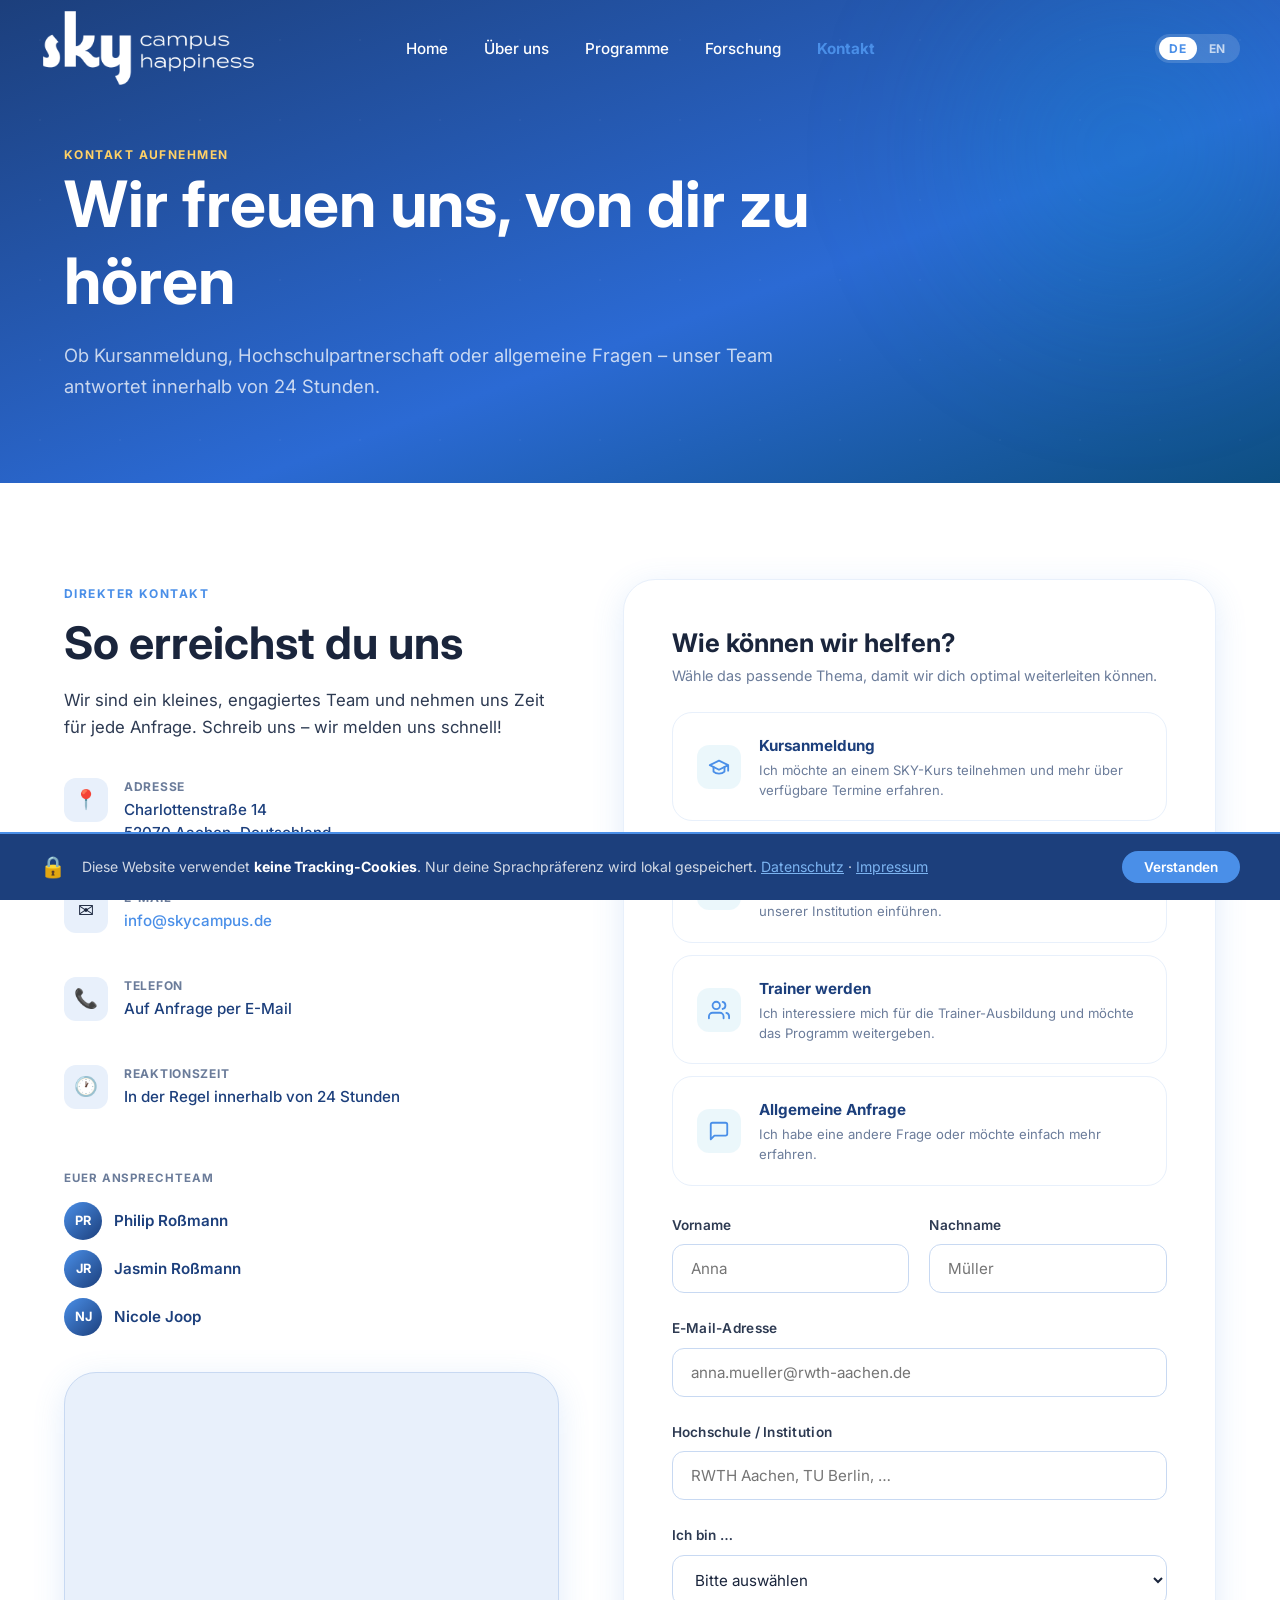
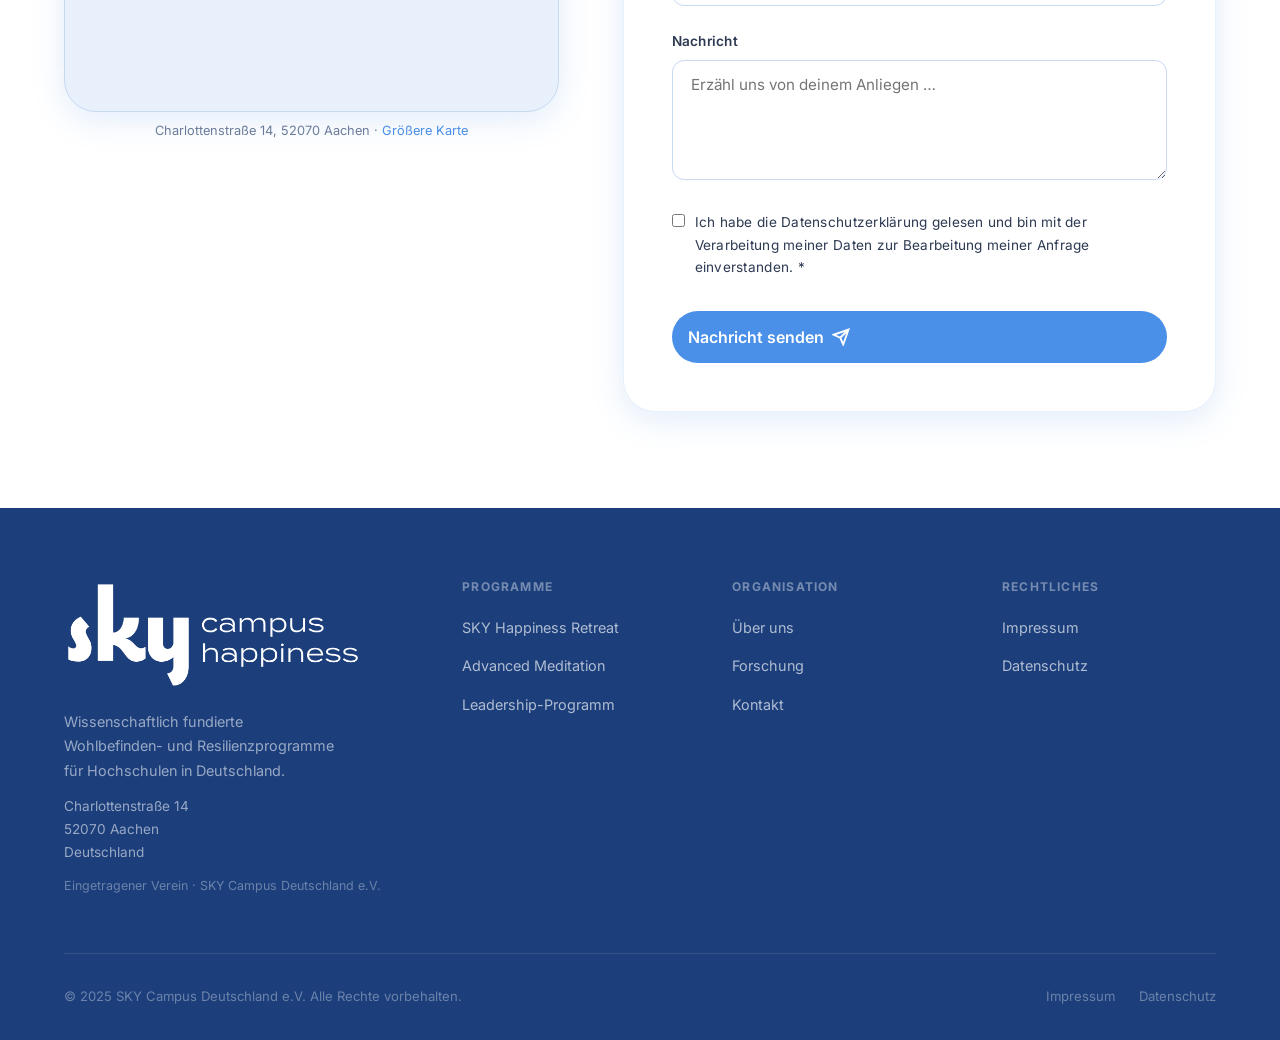
<file: contact.html>
<!DOCTYPE html>
<html lang="de">
<head>
  <meta charset="UTF-8" />
  <meta name="viewport" content="width=device-width, initial-scale=1.0" />
  <meta name="description" content="Kontakt – SKY Campus Deutschland e.V., Charlottenstraße 14, 52070 Aachen." />
  <title>Kontakt – SKY Campus Deutschland e.V.</title>
  <link rel="stylesheet" href="css/styles.css" />
  <link rel="icon" href="favicon.svg" type="image/svg+xml" />
  <style>
    .option-card {
      background: var(--white);
      border: 1.5px solid var(--grey-100);
      border-radius: var(--radius-lg);
      padding: 20px 24px;
      cursor: pointer;
      transition: var(--transition);
      display: flex;
      align-items: center;
      gap: 18px;
    }
    .option-card:hover, .option-card.selected {
      border-color: var(--sky);
      background: rgba(0,150,199,.04);
      box-shadow: var(--shadow-sm);
    }
    .option-card.selected { background: rgba(0,150,199,.06); }
    .option-card__icon {
      width: 44px; height: 44px;
      background: rgba(0,150,199,.08);
      border-radius: 12px;
      display: flex; align-items: center; justify-content: center;
      flex-shrink: 0;
      color: var(--sky);
      transition: var(--transition);
    }
    .option-card:hover .option-card__icon,
    .option-card.selected .option-card__icon { background: rgba(0,150,199,.15); }
    .option-card__title { font-weight: 700; font-size: .95rem; color: var(--navy); margin-bottom: 3px; }
    .option-card__sub   { font-size: .82rem; color: var(--grey-500); line-height: 1.5; }

    .success-msg {
      display: none;
      background: linear-gradient(135deg, var(--sky), var(--navy-mid));
      border-radius: var(--radius-xl);
      padding: 48px;
      text-align: center;
      color: var(--white);
    }
    .success-msg.visible { display: block; }
    .success-msg .checkmark {
      width: 64px; height: 64px;
      background: rgba(255,255,255,.15);
      border-radius: 50%;
      display: flex; align-items: center; justify-content: center;
      font-size: 1.8rem;
      margin: 0 auto 20px;
    }
    .success-msg h3 { color: var(--white); margin-bottom: 10px; }
    .success-msg p  { color: rgba(255,255,255,.75); }
  </style>
</head>
<body>

<!-- ── Navigation ── -->
<nav class="nav" id="nav">
  <div class="nav__inner">
    <a href="/" class="nav__logo">
      <div class="nav-logo-img">
        <img src="images/logo-white.png" alt="SKY Campus Deutschland" class="logo--light">
        <img src="images/logo-blue.png" alt="SKY Campus Deutschland" class="logo--dark">
      </div>
    </a>
    <ul class="nav__links">
      <li><a href="/" class="nav__link" data-i18n="nav.home">Home</a></li>
      <li><a href="about.html" class="nav__link" data-i18n="nav.about">Über uns</a></li>
      <li><a href="programs.html" class="nav__link" data-i18n="nav.programs">Programme</a></li>
      <li><a href="research.html" class="nav__link" data-i18n="nav.research">Forschung</a></li>
      <li><a href="contact.html" class="nav__link active" data-i18n="nav.contact">Kontakt</a></li>
    </ul>
    <div class="lang-switcher">
      <button class="lang-btn" data-lang="de" onclick="setLang('de')">DE</button>
      <button class="lang-btn" data-lang="en" onclick="setLang('en')">EN</button>
    </div>
    <button class="nav__hamburger" id="hamburger"><span></span><span></span><span></span></button>
  </div>
  <nav class="nav__mobile" id="mobileNav">
    <a href="/" class="nav__link" data-i18n="nav.home">Home</a>
    <a href="about.html" class="nav__link" data-i18n="nav.about">Über uns</a>
    <a href="programs.html" class="nav__link" data-i18n="nav.programs">Programme</a>
    <a href="research.html" class="nav__link" data-i18n="nav.research">Forschung</a>
    <a href="contact.html" class="nav__link active" data-i18n="nav.contact">Kontakt</a>
    <div class="lang-switcher" style="margin-top:8px;background:var(--grey-100);align-self:flex-start">
      <button class="lang-btn" data-lang="de" onclick="setLang('de')">DE</button>
      <button class="lang-btn" data-lang="en" onclick="setLang('en')">EN</button>
    </div>
  </nav>
</nav>

<!-- ── Page Hero ── -->
<section class="page-hero">
  <div class="page-hero__glow"></div>
  <div class="container">
    <div class="page-hero__inner">
      <span class="label" data-i18n="con.hero.label">Kontakt aufnehmen</span>
      <h1 data-i18n="con.hero.h1">Wir freuen uns, von dir zu hören</h1>
      <p data-i18n="con.hero.p">Ob Kursanmeldung, Hochschulpartnerschaft oder allgemeine Fragen – unser Team antwortet innerhalb von 24 Stunden.</p>
    </div>
  </div>
</section>

<!-- ── Contact Section ── -->
<section class="section">
  <div class="container">
    <div class="contact-grid">

      <!-- Left: Info -->
      <div class="animate-fade-up">
        <span class="label" data-i18n="con.info.label">Direkter Kontakt</span>
        <h2 style="margin-top:12px;margin-bottom:16px" data-i18n="con.info.h2">So erreichst du uns</h2>
        <p data-i18n="con.info.p">Wir sind ein kleines, engagiertes Team und nehmen uns Zeit für jede Anfrage. Schreib uns – wir melden uns schnell!</p>

        <div style="margin-top:36px;display:flex;flex-direction:column;gap:20px">
          <div class="contact-detail">
            <div class="contact-detail__icon">📍</div>
            <div class="contact-detail__text">
              <div class="contact-detail__label" data-i18n="con.addr.label">Adresse</div>
              <div class="contact-detail__value">Charlottenstraße 14<br />52070 Aachen, Deutschland</div>
            </div>
          </div>
          <div class="contact-detail">
            <div class="contact-detail__icon">✉️</div>
            <div class="contact-detail__text">
              <div class="contact-detail__label" data-i18n="con.email.label">E-Mail</div>
              <div class="contact-detail__value">
                <a href="mailto:info@skycampus.de" style="color:var(--sky)">info@skycampus.de</a>
              </div>
            </div>
          </div>
          <div class="contact-detail">
            <div class="contact-detail__icon">📞</div>
            <div class="contact-detail__text">
              <div class="contact-detail__label" data-i18n="con.phone.label">Telefon</div>
              <div class="contact-detail__value" data-i18n="con.phone.val">Auf Anfrage per E-Mail</div>
            </div>
          </div>
          <div class="contact-detail">
            <div class="contact-detail__icon">🕐</div>
            <div class="contact-detail__text">
              <div class="contact-detail__label" data-i18n="con.resp.label">Reaktionszeit</div>
              <div class="contact-detail__value" data-i18n="con.resp.val">In der Regel innerhalb von 24 Stunden</div>
            </div>
          </div>
        </div>

        <!-- Team -->
        <div style="margin-top:36px">
          <div class="contact-detail__label" style="font-size:.72rem;font-weight:700;letter-spacing:.08em;text-transform:uppercase;color:var(--grey-500);margin-bottom:14px" data-i18n="con.team.label">Euer Ansprechteam</div>
          <div style="display:flex;flex-direction:column;gap:10px">
            <div style="display:flex;align-items:center;gap:12px">
              <div style="width:38px;height:38px;border-radius:50%;background:linear-gradient(135deg,var(--sky),var(--navy));display:flex;align-items:center;justify-content:center;font-size:.8rem;font-weight:700;color:#fff;flex-shrink:0">PR</div>
              <span style="font-weight:600;color:var(--navy);font-size:.95rem">Philip Roßmann</span>
            </div>
            <div style="display:flex;align-items:center;gap:12px">
              <div style="width:38px;height:38px;border-radius:50%;background:linear-gradient(135deg,var(--sky),var(--navy));display:flex;align-items:center;justify-content:center;font-size:.8rem;font-weight:700;color:#fff;flex-shrink:0">JR</div>
              <span style="font-weight:600;color:var(--navy);font-size:.95rem">Jasmin Roßmann</span>
            </div>
            <div style="display:flex;align-items:center;gap:12px">
              <div style="width:38px;height:38px;border-radius:50%;background:linear-gradient(135deg,var(--sky),var(--navy));display:flex;align-items:center;justify-content:center;font-size:.8rem;font-weight:700;color:#fff;flex-shrink:0">NJ</div>
              <span style="font-weight:600;color:var(--navy);font-size:.95rem">Nicole Joop</span>
            </div>
          </div>
        </div>

        <!-- Map -->
        <div style="margin-top:36px">
          <div class="map-embed">
            <iframe
              src="https://www.openstreetmap.org/export/embed.html?bbox=6.075,50.770,6.085,50.775&layer=mapnik&marker=50.7727,6.0800"
              allowfullscreen
              loading="lazy"
              title="SKY Campus Deutschland – Charlottenstraße 14, Aachen">
            </iframe>
          </div>
          <p style="font-size:.8rem;color:var(--grey-500);margin-top:8px;text-align:center">
            Charlottenstraße 14, 52070 Aachen ·
            <a href="https://www.openstreetmap.org/?mlat=50.7727&mlon=6.0800#map=17/50.7727/6.0800" target="_blank" rel="noopener" style="color:var(--sky)">Größere Karte</a>
          </p>
        </div>

      </div>

      <!-- Right: Form -->
      <div class="animate-fade-up animate-delay-2">
        <div class="contact-form" id="contactFormWrap">

          <!-- Intent selection -->
          <div id="intentStep">
            <h3 style="margin-bottom:6px" data-i18n="con.form.h3">Wie können wir helfen?</h3>
            <p style="font-size:.9rem;color:var(--grey-500);margin-bottom:24px" data-i18n="con.form.sub">Wähle das passende Thema, damit wir dich optimal weiterleiten können.</p>

            <div style="display:flex;flex-direction:column;gap:12px;margin-bottom:28px">
              <div class="option-card" onclick="selectIntent(this,'Kursanmeldung')">
                <div class="option-card__icon">
                  <svg width="22" height="22" viewBox="0 0 24 24" fill="none" stroke="currentColor" stroke-width="2" stroke-linecap="round" stroke-linejoin="round"><path d="M22 10v6M2 10l10-5 10 5-10 5z"/><path d="M6 12v5c3 3 9 3 12 0v-5"/></svg>
                </div>
                <div>
                  <div class="option-card__title" data-i18n="con.opt1.title">Kursanmeldung</div>
                  <div class="option-card__sub" data-i18n="con.opt1.sub">Ich möchte an einem SKY-Kurs teilnehmen und mehr über verfügbare Termine erfahren.</div>
                </div>
              </div>
              <div class="option-card" onclick="selectIntent(this,'Hochschulpartnerschaft')">
                <div class="option-card__icon">
                  <svg width="22" height="22" viewBox="0 0 24 24" fill="none" stroke="currentColor" stroke-width="2" stroke-linecap="round" stroke-linejoin="round"><path d="M3 21h18M3 10h18M5 6l7-3 7 3M4 10v11M20 10v11M8 10v11M12 10v11M16 10v11"/></svg>
                </div>
                <div>
                  <div class="option-card__title" data-i18n="con.opt2.title">Hochschulpartnerschaft</div>
                  <div class="option-card__sub" data-i18n="con.opt2.sub">Ich vertreten eine Hochschule und möchte SKY Campus an unserer Institution einführen.</div>
                </div>
              </div>
              <div class="option-card" onclick="selectIntent(this,'Trainer werden')">
                <div class="option-card__icon">
                  <svg width="22" height="22" viewBox="0 0 24 24" fill="none" stroke="currentColor" stroke-width="2" stroke-linecap="round" stroke-linejoin="round"><path d="M17 21v-2a4 4 0 0 0-4-4H5a4 4 0 0 0-4 4v2"/><circle cx="9" cy="7" r="4"/><path d="M23 21v-2a4 4 0 0 0-3-3.87M16 3.13a4 4 0 0 1 0 7.75"/></svg>
                </div>
                <div>
                  <div class="option-card__title" data-i18n="con.opt3.title">Trainer werden</div>
                  <div class="option-card__sub" data-i18n="con.opt3.sub">Ich interessiere mich für die Trainer-Ausbildung und möchte das Programm weitergeben.</div>
                </div>
              </div>
              <div class="option-card" onclick="selectIntent(this,'Allgemeine Anfrage')">
                <div class="option-card__icon">
                  <svg width="22" height="22" viewBox="0 0 24 24" fill="none" stroke="currentColor" stroke-width="2" stroke-linecap="round" stroke-linejoin="round"><path d="M21 15a2 2 0 0 1-2 2H7l-4 4V5a2 2 0 0 1 2-2h14a2 2 0 0 1 2 2z"/></svg>
                </div>
                <div>
                  <div class="option-card__title" data-i18n="con.opt4.title">Allgemeine Anfrage</div>
                  <div class="option-card__sub" data-i18n="con.opt4.sub">Ich habe eine andere Frage oder möchte einfach mehr erfahren.</div>
                </div>
              </div>
            </div>
          </div>

          <!-- Contact Form -->
          <form id="contactForm" onsubmit="submitForm(event)">
            <input type="hidden" id="intentField" name="intent" value="" />

            <div class="form-row">
              <div class="form-group">
                <label for="firstName" data-i18n="con.lbl.first">Vorname *</label>
                <input type="text" id="firstName" name="firstName" placeholder="Anna" data-i18n-placeholder="con.ph.first" required />
              </div>
              <div class="form-group">
                <label for="lastName" data-i18n="con.lbl.last">Nachname *</label>
                <input type="text" id="lastName" name="lastName" placeholder="Müller" data-i18n-placeholder="con.ph.last" required />
              </div>
            </div>

            <div class="form-group">
              <label for="email" data-i18n="con.lbl.email">E-Mail-Adresse *</label>
              <input type="email" id="email" name="email" placeholder="anna.mueller@rwth-aachen.de" data-i18n-placeholder="con.ph.email" required />
            </div>

            <div class="form-group">
              <label for="university" data-i18n="con.lbl.uni">Hochschule / Institution</label>
              <input type="text" id="university" name="university" placeholder="RWTH Aachen, TU Berlin, …" data-i18n-placeholder="con.ph.uni" />
            </div>

            <div class="form-group">
              <label for="role" data-i18n="con.lbl.role">Ich bin …</label>
              <select id="role" name="role">
                <option value="" data-i18n="con.role.s">Bitte auswählen</option>
                <option data-i18n="con.role.1">Studierender / Studierende</option>
                <option data-i18n="con.role.2">Wissenschaftliche/r Mitarbeiter/in</option>
                <option data-i18n="con.role.3">Professorin / Professor</option>
                <option data-i18n="con.role.4">Hochschulmitarbeiter/in</option>
                <option data-i18n="con.role.5">Sonstiges</option>
              </select>
            </div>

            <div class="form-group">
              <label for="message" data-i18n="con.lbl.msg">Nachricht *</label>
              <textarea id="message" name="message" placeholder="Erzähl uns von deinem Anliegen …" data-i18n-placeholder="con.ph.msg" required></textarea>
            </div>

            <div class="form-group" style="display:flex;gap:10px;align-items:flex-start">
              <input type="checkbox" id="privacy" name="privacy" required style="width:auto;margin-top:3px;flex-shrink:0" />
              <label for="privacy" style="font-weight:400;font-size:.85rem;cursor:pointer" data-i18n="con.privacy">
                Ich habe die <a href="datenschutz.html" style="color:var(--sky)">Datenschutzerklärung</a> gelesen und bin mit der Verarbeitung meiner Daten zur Bearbeitung meiner Anfrage einverstanden. *
              </label>
            </div>

            <button type="submit" class="btn btn--primary form-submit">
              <span data-i18n="con.submit">Nachricht senden</span>
              <svg viewBox="0 0 24 24" fill="none" stroke="currentColor" stroke-width="2.5" width="18" height="18"><path d="M22 2L11 13M22 2L15 22l-4-9-9-4 20-7z"/></svg>
            </button>
          </form>

          <!-- Success -->
          <div class="success-msg" id="successMsg">
            <div class="checkmark">✓</div>
            <h3 data-i18n="con.success.h3">Nachricht gesendet!</h3>
            <p data-i18n="con.success.p">Vielen Dank für deine Nachricht. Wir melden uns innerhalb von 24 Stunden bei dir.</p>
          </div>
        </div>
      </div>
    </div>
  </div>
</section>

<!-- ── Footer ── -->
<footer class="footer">
  <div class="container">
    <div class="footer__grid">
      <div class="footer__brand">
        <div class="nav__logo">
          <div class="nav-logo-img">
            <img src="images/logo-white.png" alt="SKY Campus Deutschland" >
          </div>
        </div>
        <p class="footer__tagline" data-i18n="footer.tagline">Wissenschaftlich fundierte Wohlbefinden- und Resilienzprogramme für Hochschulen in Deutschland.</p>
        <address class="footer__address">Charlottenstraße 14<br />52070 Aachen<br />Deutschland</address>
        <p class="footer__reg" data-i18n="footer.reg">Eingetragener Verein · SKY Campus Deutschland e.V.</p>
      </div>
      <div>
        <h4 class="footer__heading" data-i18n="footer.h.prog">Programme</h4>
        <ul class="footer__links">
          <li><a href="programs.html" data-i18n="footer.prog1">SKY Happiness Retreat</a></li>
          <li><a href="programs.html" data-i18n="footer.prog3">Advanced Meditation</a></li>
          <li><a href="programs.html" data-i18n="footer.prog4">Leadership-Programm</a></li>
        </ul>
      </div>
      <div>
        <h4 class="footer__heading" data-i18n="footer.h.org">Organisation</h4>
        <ul class="footer__links">
          <li><a href="about.html" data-i18n="footer.org1">Über uns</a></li>
          <li><a href="research.html" data-i18n="footer.org3">Forschung</a></li>
          <li><a href="contact.html" data-i18n="footer.org4">Kontakt</a></li>
        </ul>
      </div>
      <div>
        <h4 class="footer__heading" data-i18n="footer.h.legal">Rechtliches</h4>
        <ul class="footer__links">
          <li><a href="impressum.html" data-i18n="footer.legal1">Impressum</a></li>
          <li><a href="datenschutz.html" data-i18n="footer.legal2">Datenschutz</a></li>
        </ul>
      </div>
    </div>
    <div class="footer__bottom">
      <span class="footer__copy" data-i18n="footer.copy">© 2025 SKY Campus Deutschland e.V. Alle Rechte vorbehalten.</span>
      <div class="footer__legal">
        <a href="impressum.html">Impressum</a>
        <a href="datenschutz.html">Datenschutz</a>
      </div>
    </div>
  </div>
</footer>

<script src="js/main.js"></script>
<script src="js/i18n.js"></script>
<script src="js/cookie-banner.js"></script>
<script>
  function selectIntent(card, value) {
    document.querySelectorAll('.option-card').forEach(c => c.classList.remove('selected'));
    card.classList.add('selected');
    document.getElementById('intentField').value = value;
  }

  function submitForm(e) {
    e.preventDefault();
    const form = document.getElementById('contactForm');
    const btn = form.querySelector('button[type="submit"]');
    btn.disabled = true;
    btn.style.opacity = '.6';

    const data = new FormData(form);

    fetch('https://formspree.io/f/mykoganw', {
      method: 'POST',
      body: data,
      headers: { 'Accept': 'application/json' }
    })
    .then(res => {
      if (res.ok) {
        form.style.display = 'none';
        document.getElementById('intentStep').style.display = 'none';
        document.getElementById('successMsg').classList.add('visible');
      } else {
        btn.disabled = false;
        btn.style.opacity = '';
        alert('Es ist ein Fehler aufgetreten. Bitte sende uns direkt eine E-Mail an info@skycampus.de');
      }
    })
    .catch(() => {
      btn.disabled = false;
      btn.style.opacity = '';
      alert('Es ist ein Fehler aufgetreten. Bitte sende uns direkt eine E-Mail an info@skycampus.de');
    });
  }
</script>
</body>
</html>
</file>
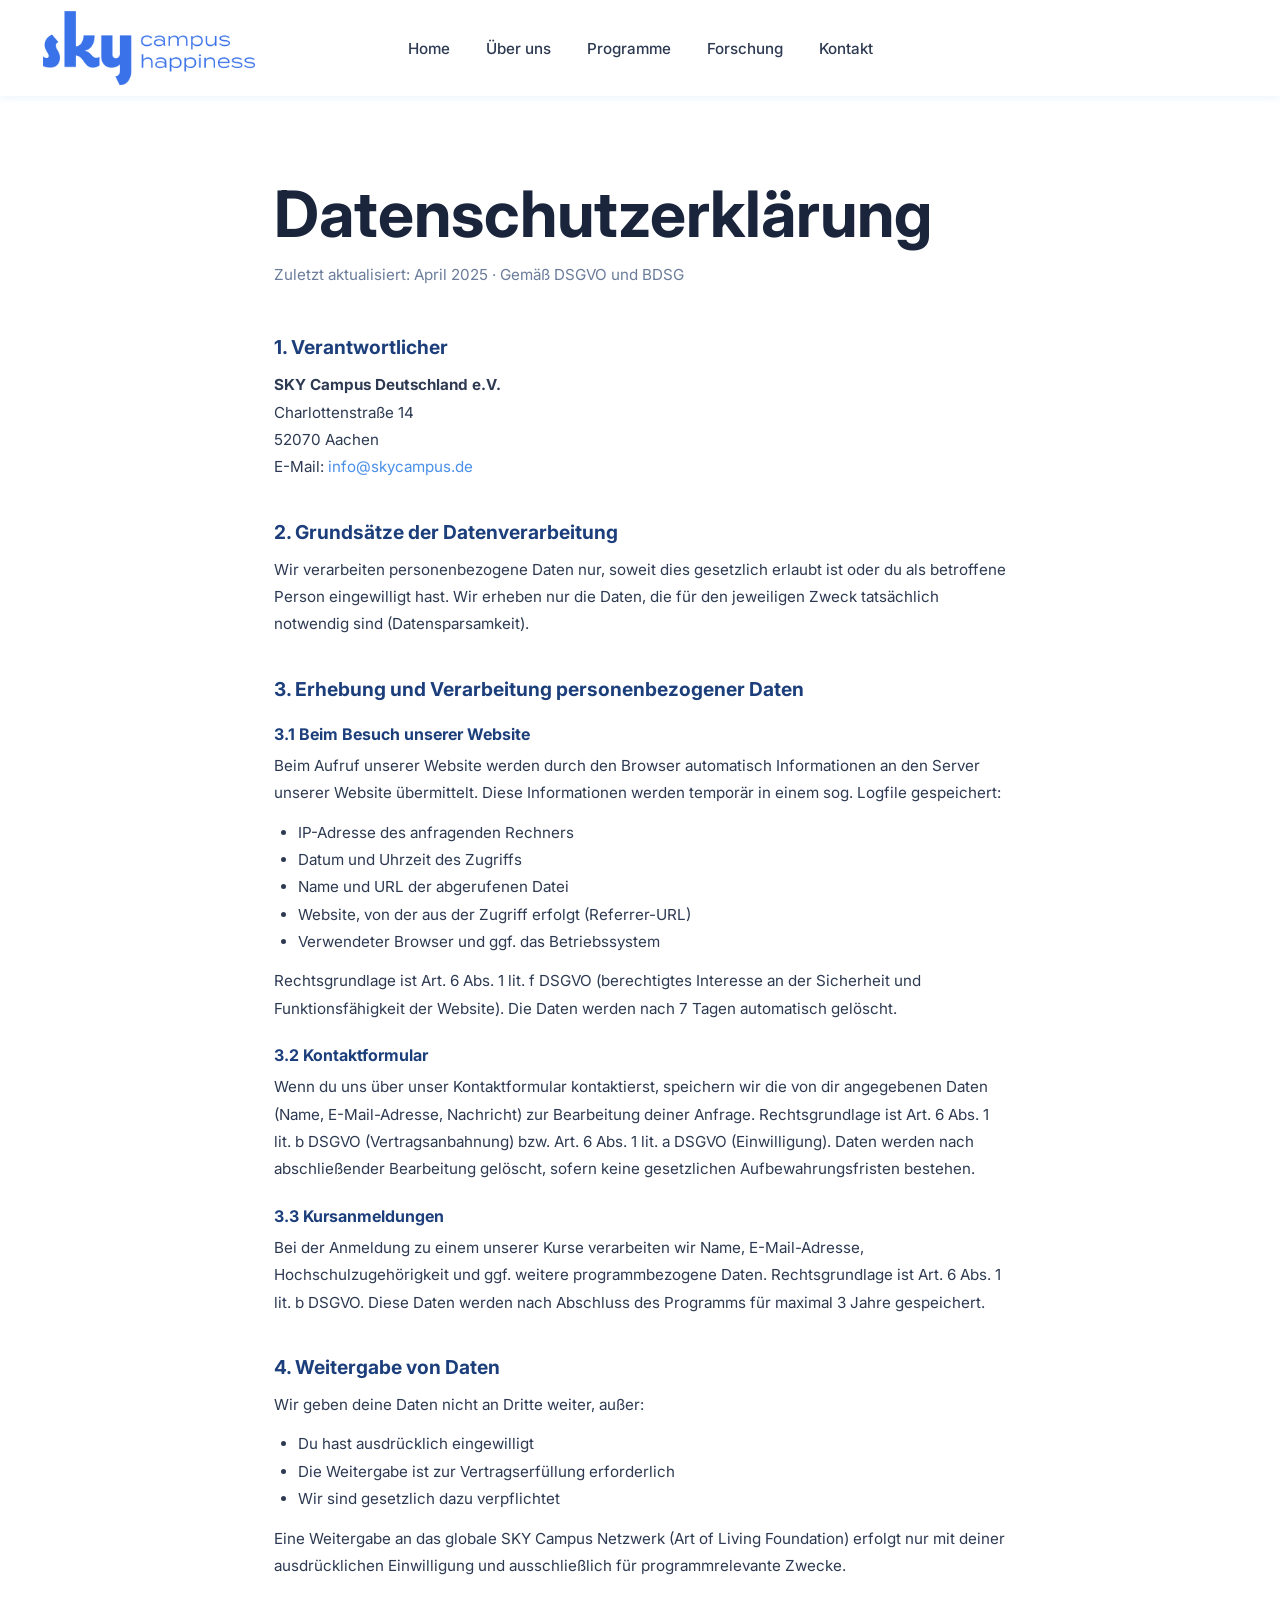
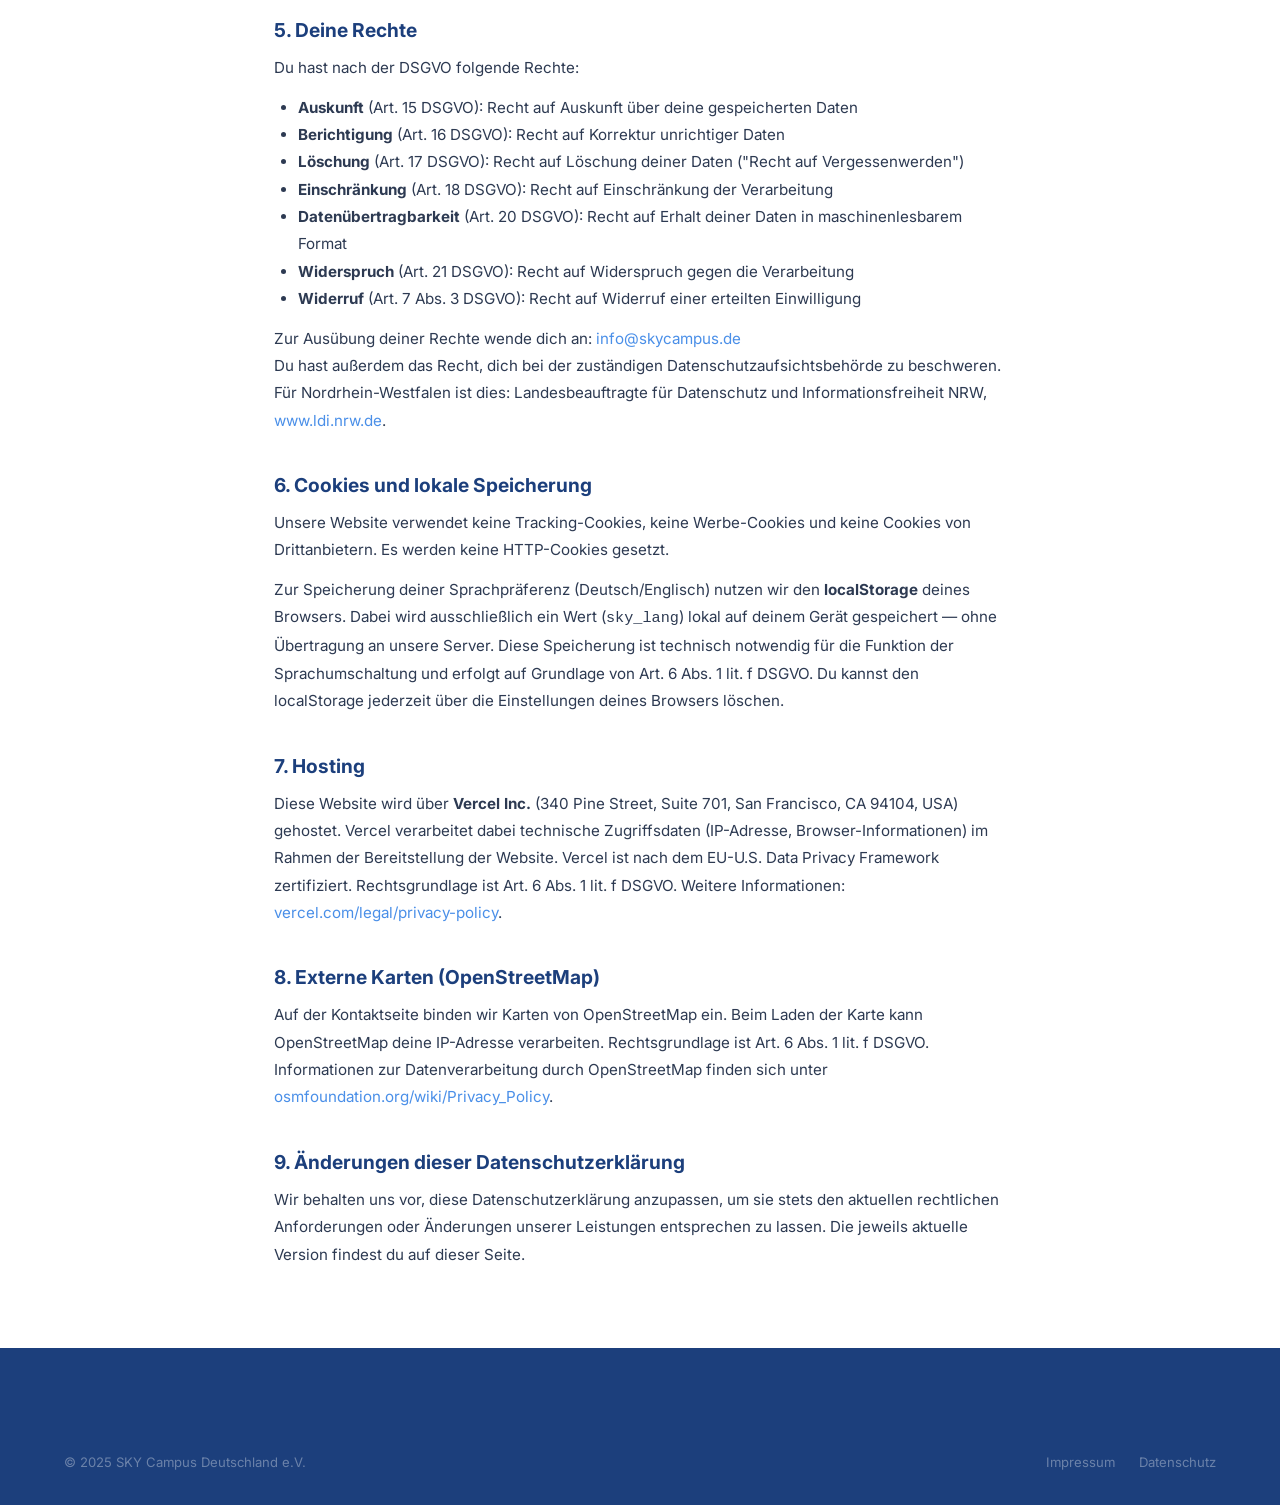
<file: datenschutz.html>
<!DOCTYPE html>
<html lang="de">
<head>
  <meta charset="UTF-8" />
  <meta name="viewport" content="width=device-width, initial-scale=1.0" />
  <title>Datenschutz – SKY Campus Deutschland e.V.</title>
  <link rel="stylesheet" href="css/styles.css" />
  <link rel="icon" href="favicon.svg" type="image/svg+xml" />
  <style>
    .legal-content { max-width: 780px; margin: 0 auto; padding: 80px 24px; }
    .legal-content h1 { margin-bottom: 8px; }
    .legal-content .subtitle { color: var(--grey-500); margin-bottom: 48px; }
    .legal-content h2 { font-size: 1.2rem; margin-top: 40px; margin-bottom: 12px; color: var(--navy); }
    .legal-content h3 { font-size: 1rem; margin-top: 24px; margin-bottom: 8px; color: var(--navy); }
    .legal-content p, .legal-content address, .legal-content li { font-size: .95rem; line-height: 1.8; color: var(--grey-800); font-style: normal; }
    .legal-content ul { margin: 12px 0 12px 24px; }
    .legal-content ul li { list-style: disc; }
    .legal-content a { color: var(--sky); }
    .legal-content a:hover { text-decoration: underline; }
  </style>
</head>
<body>
<nav class="nav scrolled" id="nav" style="position:relative;background:rgba(255,255,255,.98);box-shadow:var(--shadow-sm)">
  <div class="nav__inner">
    <a href="/" class="nav__logo">
      <div class="nav-logo-img">
        <img src="images/logo-white.png" alt="SKY Campus Deutschland" class="logo--light">
        <img src="images/logo-blue.png" alt="SKY Campus Deutschland" class="logo--dark">
      </div>
    </a>
    <ul class="nav__links">
      <li><a href="/" class="nav__link">Home</a></li>
      <li><a href="about.html" class="nav__link">Über uns</a></li>
      <li><a href="programs.html" class="nav__link">Programme</a></li>
      <li><a href="research.html" class="nav__link">Forschung</a></li>
      <li><a href="contact.html" class="nav__link">Kontakt</a></li>
    </ul>
    <button class="nav__hamburger" id="hamburger" aria-label="Menü öffnen">
      <span></span><span></span><span></span>
    </button>
  </div>
  <nav class="nav__mobile" id="mobileNav">
    <a href="/" class="nav__link">Home</a>
    <a href="about.html" class="nav__link">Über uns</a>
    <a href="programs.html" class="nav__link">Programme</a>
    <a href="research.html" class="nav__link">Forschung</a>
    <a href="contact.html" class="nav__link">Kontakt</a>
    <div class="lang-switcher" style="margin-top:8px;background:var(--grey-100);align-self:flex-start">
      <button class="lang-btn" data-lang="de" onclick="setLang('de')">DE</button>
      <button class="lang-btn" data-lang="en" onclick="setLang('en')">EN</button>
    </div>
  </nav>
</nav>

<main class="legal-content">
  <h1>Datenschutzerklärung</h1>
  <p class="subtitle">Zuletzt aktualisiert: April 2025 · Gemäß DSGVO und BDSG</p>

  <h2>1. Verantwortlicher</h2>
  <address>
    <strong>SKY Campus Deutschland e.V.</strong><br />
    Charlottenstraße 14<br />
    52070 Aachen<br />
    E-Mail: <a href="mailto:info@skycampus.de">info@skycampus.de</a>
  </address>

  <h2>2. Grundsätze der Datenverarbeitung</h2>
  <p>
    Wir verarbeiten personenbezogene Daten nur, soweit dies gesetzlich erlaubt ist oder du als betroffene Person eingewilligt hast. Wir erheben nur die Daten, die für den jeweiligen Zweck tatsächlich notwendig sind (Datensparsamkeit).
  </p>

  <h2>3. Erhebung und Verarbeitung personenbezogener Daten</h2>

  <h3>3.1 Beim Besuch unserer Website</h3>
  <p>
    Beim Aufruf unserer Website werden durch den Browser automatisch Informationen an den Server unserer Website übermittelt. Diese Informationen werden temporär in einem sog. Logfile gespeichert:
  </p>
  <ul>
    <li>IP-Adresse des anfragenden Rechners</li>
    <li>Datum und Uhrzeit des Zugriffs</li>
    <li>Name und URL der abgerufenen Datei</li>
    <li>Website, von der aus der Zugriff erfolgt (Referrer-URL)</li>
    <li>Verwendeter Browser und ggf. das Betriebssystem</li>
  </ul>
  <p>
    Rechtsgrundlage ist Art. 6 Abs. 1 lit. f DSGVO (berechtigtes Interesse an der Sicherheit und Funktionsfähigkeit der Website). Die Daten werden nach 7 Tagen automatisch gelöscht.
  </p>

  <h3>3.2 Kontaktformular</h3>
  <p>
    Wenn du uns über unser Kontaktformular kontaktierst, speichern wir die von dir angegebenen Daten (Name, E-Mail-Adresse, Nachricht) zur Bearbeitung deiner Anfrage. Rechtsgrundlage ist Art. 6 Abs. 1 lit. b DSGVO (Vertragsanbahnung) bzw. Art. 6 Abs. 1 lit. a DSGVO (Einwilligung). Daten werden nach abschließender Bearbeitung gelöscht, sofern keine gesetzlichen Aufbewahrungsfristen bestehen.
  </p>

  <h3>3.3 Kursanmeldungen</h3>
  <p>
    Bei der Anmeldung zu einem unserer Kurse verarbeiten wir Name, E-Mail-Adresse, Hochschulzugehörigkeit und ggf. weitere programmbezogene Daten. Rechtsgrundlage ist Art. 6 Abs. 1 lit. b DSGVO. Diese Daten werden nach Abschluss des Programms für maximal 3 Jahre gespeichert.
  </p>

  <h2>4. Weitergabe von Daten</h2>
  <p>
    Wir geben deine Daten nicht an Dritte weiter, außer:
  </p>
  <ul>
    <li>Du hast ausdrücklich eingewilligt</li>
    <li>Die Weitergabe ist zur Vertragserfüllung erforderlich</li>
    <li>Wir sind gesetzlich dazu verpflichtet</li>
  </ul>
  <p>
    Eine Weitergabe an das globale SKY Campus Netzwerk (Art of Living Foundation) erfolgt nur mit deiner ausdrücklichen Einwilligung und ausschließlich für programmrelevante Zwecke.
  </p>

  <h2>5. Deine Rechte</h2>
  <p>Du hast nach der DSGVO folgende Rechte:</p>
  <ul>
    <li><strong>Auskunft</strong> (Art. 15 DSGVO): Recht auf Auskunft über deine gespeicherten Daten</li>
    <li><strong>Berichtigung</strong> (Art. 16 DSGVO): Recht auf Korrektur unrichtiger Daten</li>
    <li><strong>Löschung</strong> (Art. 17 DSGVO): Recht auf Löschung deiner Daten ("Recht auf Vergessenwerden")</li>
    <li><strong>Einschränkung</strong> (Art. 18 DSGVO): Recht auf Einschränkung der Verarbeitung</li>
    <li><strong>Datenübertragbarkeit</strong> (Art. 20 DSGVO): Recht auf Erhalt deiner Daten in maschinenlesbarem Format</li>
    <li><strong>Widerspruch</strong> (Art. 21 DSGVO): Recht auf Widerspruch gegen die Verarbeitung</li>
    <li><strong>Widerruf</strong> (Art. 7 Abs. 3 DSGVO): Recht auf Widerruf einer erteilten Einwilligung</li>
  </ul>
  <p>
    Zur Ausübung deiner Rechte wende dich an: <a href="mailto:info@skycampus.de">info@skycampus.de</a>
  </p>
  <p>
    Du hast außerdem das Recht, dich bei der zuständigen Datenschutzaufsichtsbehörde zu beschweren. Für Nordrhein-Westfalen ist dies: Landesbeauftragte für Datenschutz und Informationsfreiheit NRW, <a href="https://www.ldi.nrw.de" target="_blank" rel="noopener">www.ldi.nrw.de</a>.
  </p>

  <h2>6. Cookies und lokale Speicherung</h2>
  <p>
    Unsere Website verwendet keine Tracking-Cookies, keine Werbe-Cookies und keine Cookies von Drittanbietern. Es werden keine HTTP-Cookies gesetzt.
  </p>
  <p style="margin-top:12px">
    Zur Speicherung deiner Sprachpräferenz (Deutsch/Englisch) nutzen wir den <strong>localStorage</strong> deines Browsers. Dabei wird ausschließlich ein Wert (<code>sky_lang</code>) lokal auf deinem Gerät gespeichert — ohne Übertragung an unsere Server. Diese Speicherung ist technisch notwendig für die Funktion der Sprachumschaltung und erfolgt auf Grundlage von Art. 6 Abs. 1 lit. f DSGVO. Du kannst den localStorage jederzeit über die Einstellungen deines Browsers löschen.
  </p>

  <h2>7. Hosting</h2>
  <p>
    Diese Website wird über <strong>Vercel Inc.</strong> (340 Pine Street, Suite 701, San Francisco, CA 94104, USA) gehostet. Vercel verarbeitet dabei technische Zugriffsdaten (IP-Adresse, Browser-Informationen) im Rahmen der Bereitstellung der Website. Vercel ist nach dem EU-U.S. Data Privacy Framework zertifiziert. Rechtsgrundlage ist Art. 6 Abs. 1 lit. f DSGVO. Weitere Informationen: <a href="https://vercel.com/legal/privacy-policy" target="_blank" rel="noopener">vercel.com/legal/privacy-policy</a>.
  </p>

  <h2>8. Externe Karten (OpenStreetMap)</h2>
  <p>
    Auf der Kontaktseite binden wir Karten von OpenStreetMap ein. Beim Laden der Karte kann OpenStreetMap deine IP-Adresse verarbeiten. Rechtsgrundlage ist Art. 6 Abs. 1 lit. f DSGVO. Informationen zur Datenverarbeitung durch OpenStreetMap finden sich unter <a href="https://wiki.osmfoundation.org/wiki/Privacy_Policy" target="_blank" rel="noopener">osmfoundation.org/wiki/Privacy_Policy</a>.
  </p>

  <h2>9. Änderungen dieser Datenschutzerklärung</h2>
  <p>
    Wir behalten uns vor, diese Datenschutzerklärung anzupassen, um sie stets den aktuellen rechtlichen Anforderungen oder Änderungen unserer Leistungen entsprechen zu lassen. Die jeweils aktuelle Version findest du auf dieser Seite.
  </p>
</main>

<footer class="footer" style="margin-top:0">
  <div class="container">
    <div class="footer__bottom" style="padding-top:32px">
      <span class="footer__copy">© 2025 SKY Campus Deutschland e.V.</span>
      <div class="footer__legal">
        <a href="impressum.html">Impressum</a>
        <a href="datenschutz.html">Datenschutz</a>
      </div>
    </div>
  </div>
</footer>
</body>
</html>
</file>
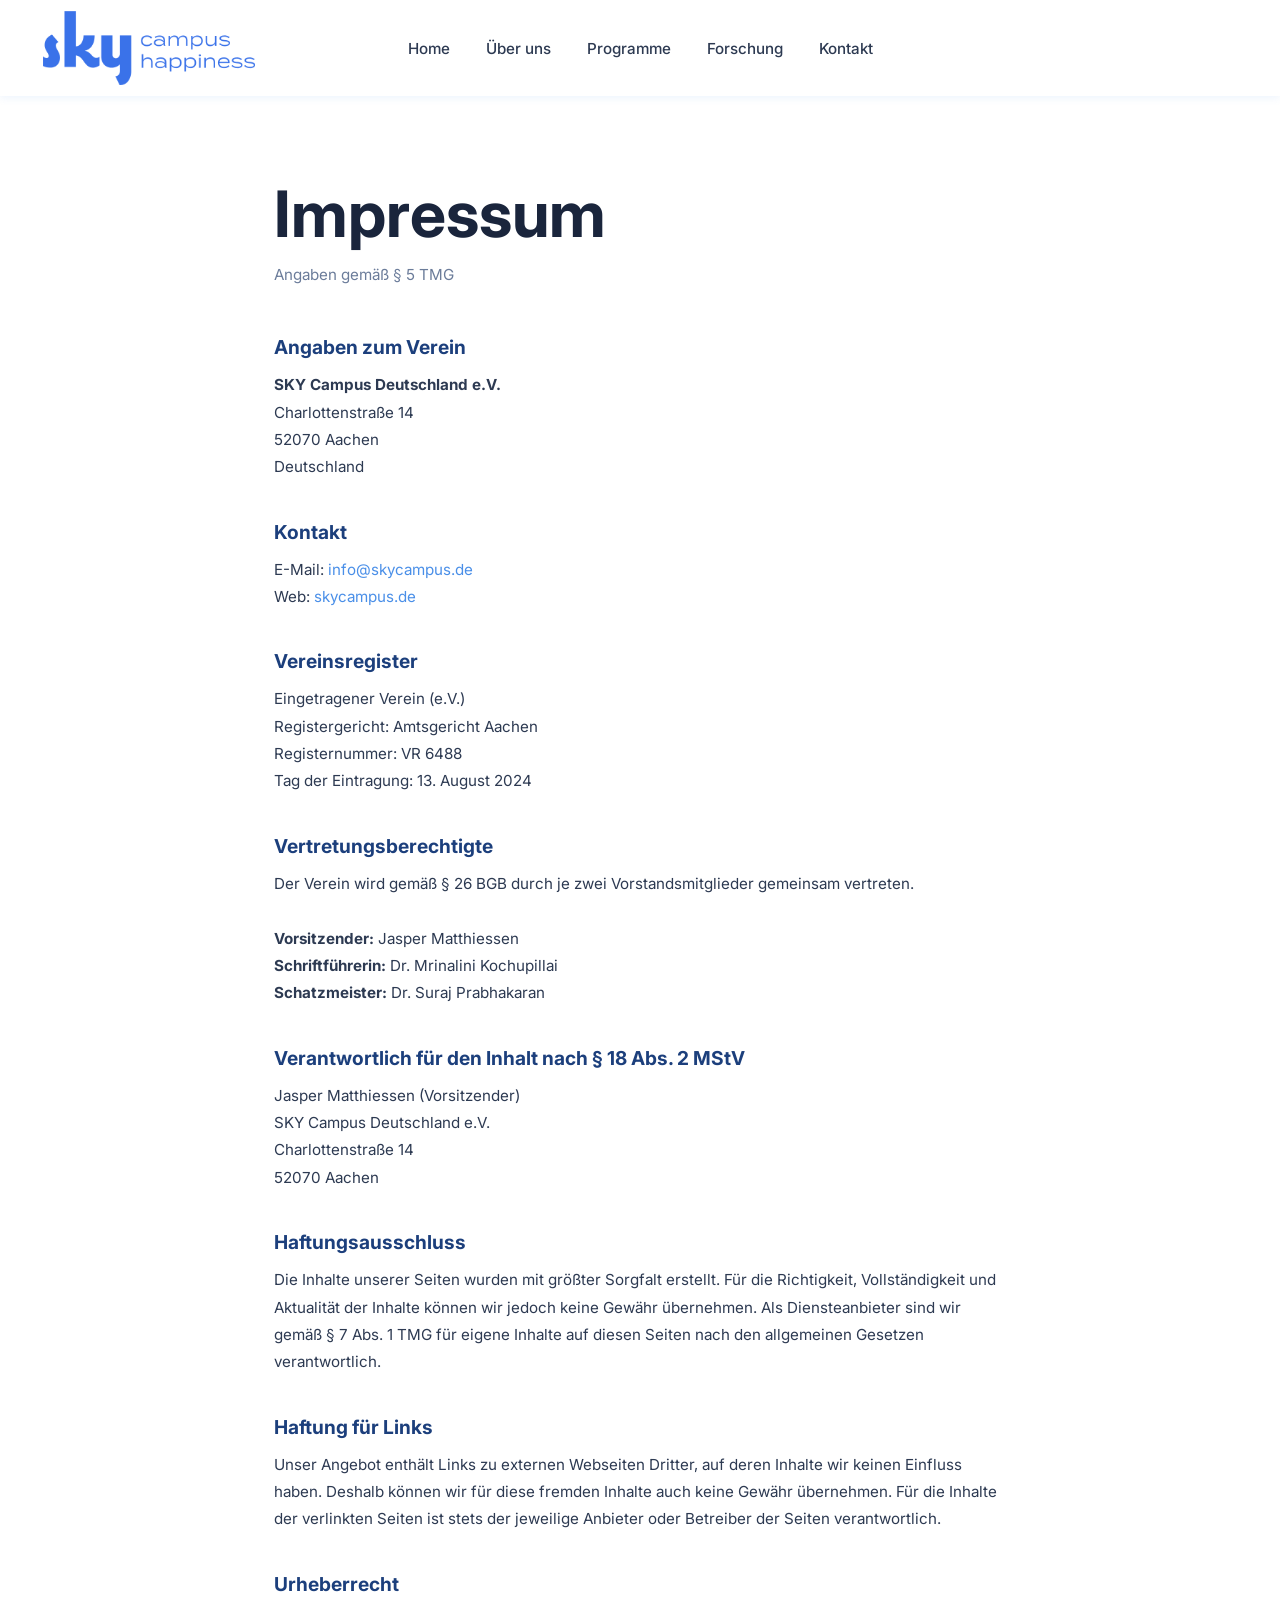
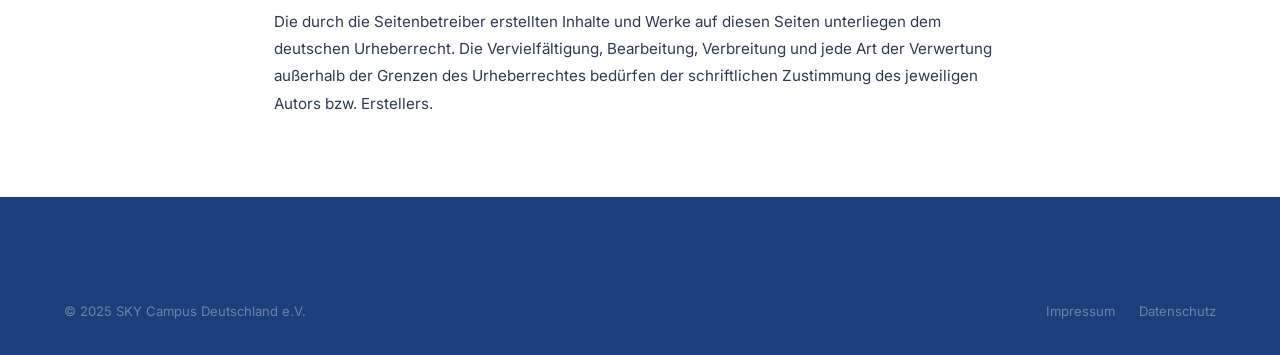
<file: impressum.html>
<!DOCTYPE html>
<html lang="de">
<head>
  <meta charset="UTF-8" />
  <meta name="viewport" content="width=device-width, initial-scale=1.0" />
  <title>Impressum – SKY Campus Deutschland e.V.</title>
  <link rel="stylesheet" href="css/styles.css" />
  <link rel="icon" href="favicon.svg" type="image/svg+xml" />
  <style>
    .legal-content { max-width: 780px; margin: 0 auto; padding: 80px 24px; }
    .legal-content h1 { margin-bottom: 8px; }
    .legal-content .subtitle { color: var(--grey-500); margin-bottom: 48px; }
    .legal-content h2 { font-size: 1.2rem; margin-top: 40px; margin-bottom: 12px; color: var(--navy); }
    .legal-content p, .legal-content address { font-size: .95rem; line-height: 1.8; color: var(--grey-800); font-style: normal; }
    .legal-content a { color: var(--sky); }
    .legal-content a:hover { text-decoration: underline; }
  </style>
</head>
<body>
<nav class="nav scrolled" id="nav" style="position:relative;background:rgba(255,255,255,.98);box-shadow:var(--shadow-sm)">
  <div class="nav__inner">
    <a href="/" class="nav__logo">
      <div class="nav-logo-img">
        <img src="images/logo-white.png" alt="SKY Campus Deutschland" class="logo--light">
        <img src="images/logo-blue.png" alt="SKY Campus Deutschland" class="logo--dark">
      </div>
    </a>
    <ul class="nav__links">
      <li><a href="/" class="nav__link">Home</a></li>
      <li><a href="about.html" class="nav__link">Über uns</a></li>
      <li><a href="programs.html" class="nav__link">Programme</a></li>
      <li><a href="research.html" class="nav__link">Forschung</a></li>
      <li><a href="contact.html" class="nav__link">Kontakt</a></li>
    </ul>
    <button class="nav__hamburger" id="hamburger" aria-label="Menü öffnen">
      <span></span><span></span><span></span>
    </button>
  </div>
  <nav class="nav__mobile" id="mobileNav">
    <a href="/" class="nav__link">Home</a>
    <a href="about.html" class="nav__link">Über uns</a>
    <a href="programs.html" class="nav__link">Programme</a>
    <a href="research.html" class="nav__link">Forschung</a>
    <a href="contact.html" class="nav__link">Kontakt</a>
    <div class="lang-switcher" style="margin-top:8px;background:var(--grey-100);align-self:flex-start">
      <button class="lang-btn" data-lang="de" onclick="setLang('de')">DE</button>
      <button class="lang-btn" data-lang="en" onclick="setLang('en')">EN</button>
    </div>
  </nav>
</nav>

<main class="legal-content">
  <h1>Impressum</h1>
  <p class="subtitle">Angaben gemäß § 5 TMG</p>

  <h2>Angaben zum Verein</h2>
  <address>
    <strong>SKY Campus Deutschland e.V.</strong><br />
    Charlottenstraße 14<br />
    52070 Aachen<br />
    Deutschland
  </address>

  <h2>Kontakt</h2>
  <p>
    E-Mail: <a href="mailto:info@skycampus.de">info@skycampus.de</a><br />
    Web: <a href="https://skycampus.de">skycampus.de</a>
  </p>

  <h2>Vereinsregister</h2>
  <p>
    Eingetragener Verein (e.V.)<br />
    Registergericht: Amtsgericht Aachen<br />
    Registernummer: VR 6488<br />
    Tag der Eintragung: 13. August 2024
  </p>

  <h2>Vertretungsberechtigte</h2>
  <p>
    Der Verein wird gemäß § 26 BGB durch je zwei Vorstandsmitglieder gemeinsam vertreten.<br /><br />
    <strong>Vorsitzender:</strong> Jasper Matthiessen<br />
    <strong>Schriftführerin:</strong> Dr. Mrinalini Kochupillai<br />
    <strong>Schatzmeister:</strong> Dr. Suraj Prabhakaran
  </p>

  <h2>Verantwortlich für den Inhalt nach § 18 Abs. 2 MStV</h2>
  <address>
    Jasper Matthiessen (Vorsitzender)<br />
    SKY Campus Deutschland e.V.<br />
    Charlottenstraße 14<br />
    52070 Aachen
  </address>

  <h2>Haftungsausschluss</h2>
  <p>
    Die Inhalte unserer Seiten wurden mit größter Sorgfalt erstellt. Für die Richtigkeit, Vollständigkeit und Aktualität der Inhalte können wir jedoch keine Gewähr übernehmen. Als Diensteanbieter sind wir gemäß § 7 Abs. 1 TMG für eigene Inhalte auf diesen Seiten nach den allgemeinen Gesetzen verantwortlich.
  </p>

  <h2>Haftung für Links</h2>
  <p>
    Unser Angebot enthält Links zu externen Webseiten Dritter, auf deren Inhalte wir keinen Einfluss haben. Deshalb können wir für diese fremden Inhalte auch keine Gewähr übernehmen. Für die Inhalte der verlinkten Seiten ist stets der jeweilige Anbieter oder Betreiber der Seiten verantwortlich.
  </p>

  <h2>Urheberrecht</h2>
  <p>
    Die durch die Seitenbetreiber erstellten Inhalte und Werke auf diesen Seiten unterliegen dem deutschen Urheberrecht. Die Vervielfältigung, Bearbeitung, Verbreitung und jede Art der Verwertung außerhalb der Grenzen des Urheberrechtes bedürfen der schriftlichen Zustimmung des jeweiligen Autors bzw. Erstellers.
  </p>
</main>

<footer class="footer" style="margin-top:0">
  <div class="container">
    <div class="footer__bottom" style="padding-top:32px">
      <span class="footer__copy">© 2025 SKY Campus Deutschland e.V.</span>
      <div class="footer__legal">
        <a href="impressum.html">Impressum</a>
        <a href="datenschutz.html">Datenschutz</a>
      </div>
    </div>
  </div>
</footer>
</body>
</html>
</file>
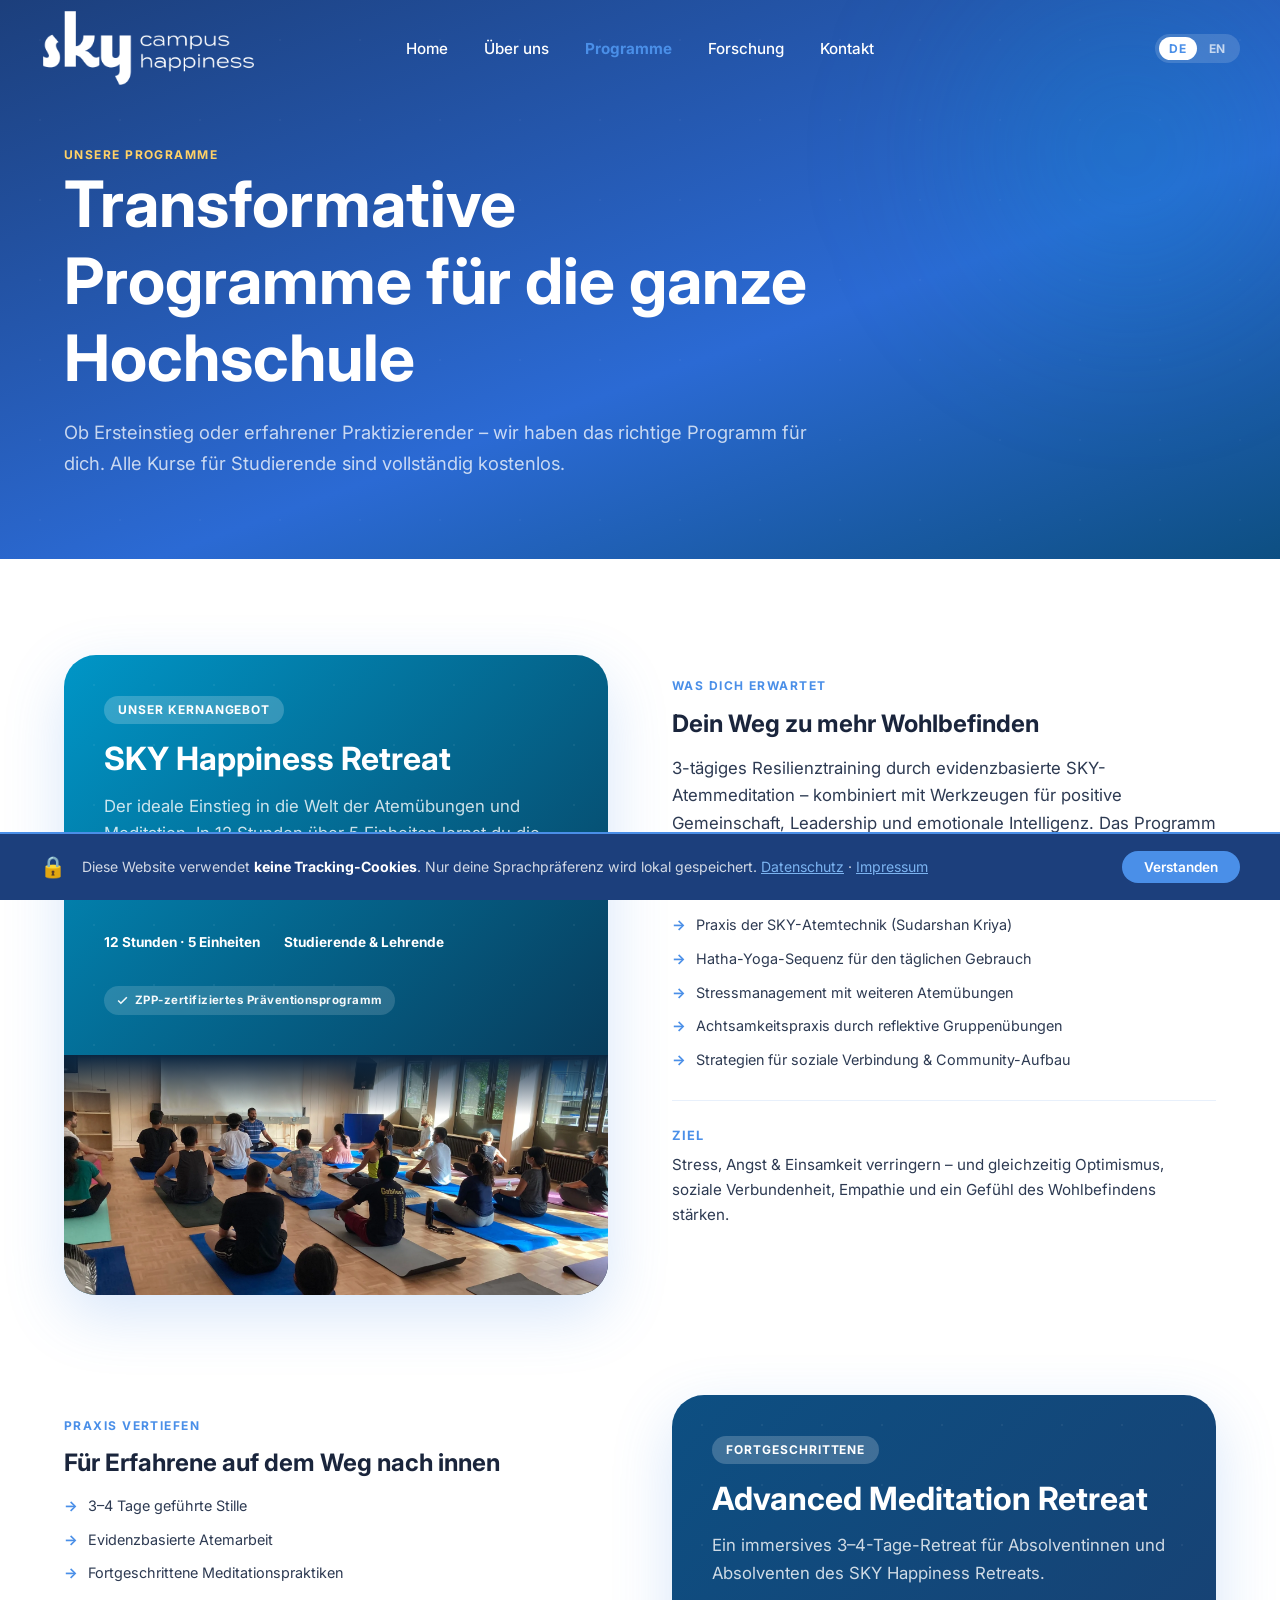
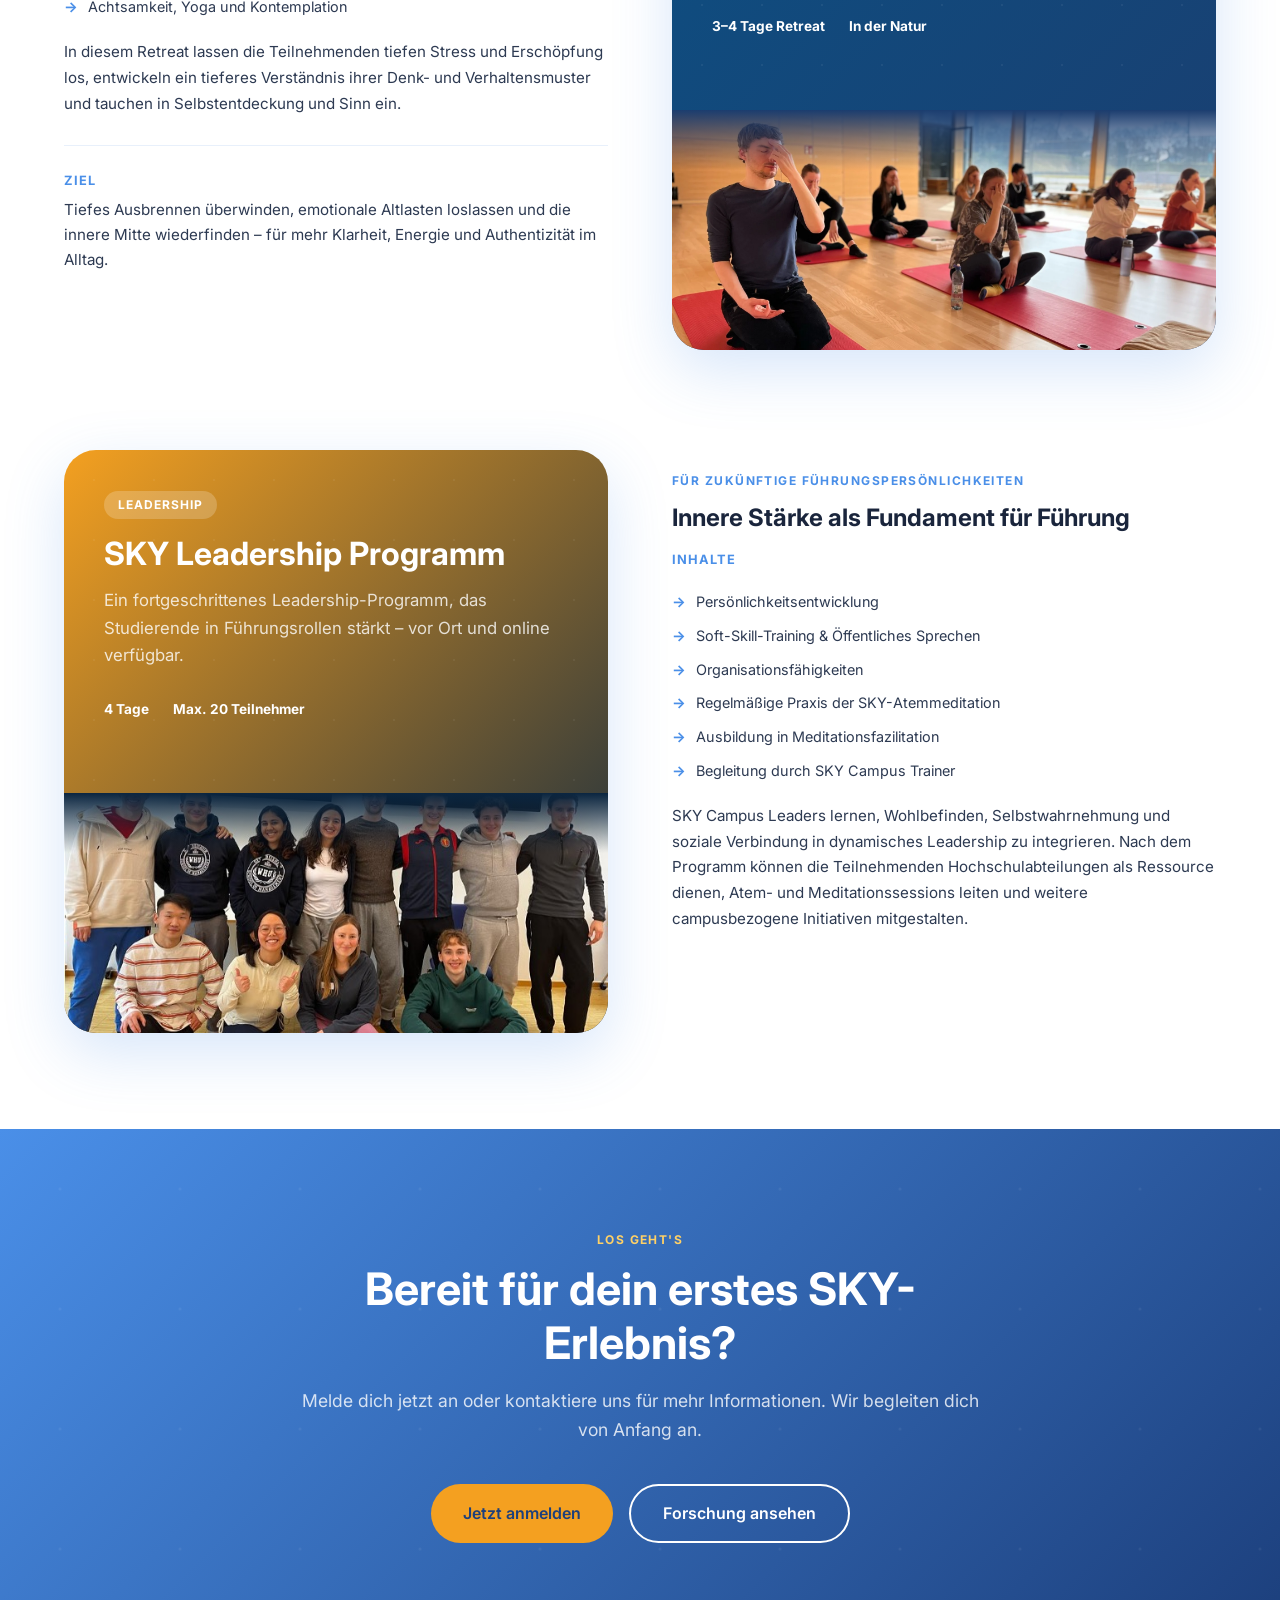
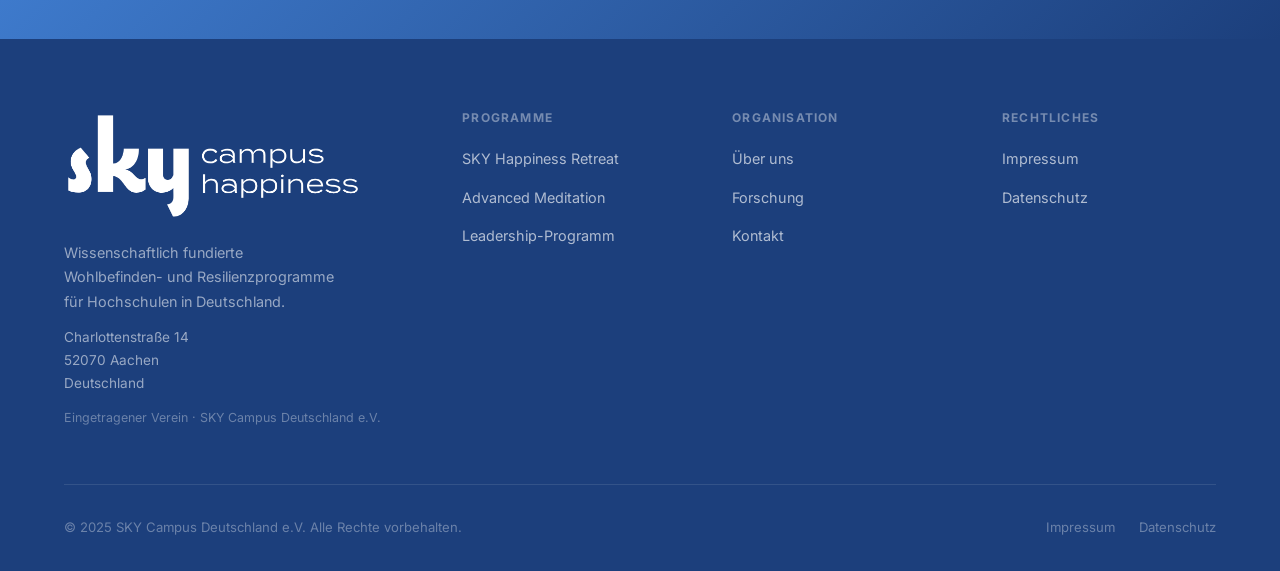
<file: programs.html>
<!DOCTYPE html>
<html lang="de">
<head>
  <meta charset="UTF-8" />
  <meta name="viewport" content="width=device-width, initial-scale=1.0" />
  <meta name="description" content="SKY Campus Deutschland Programme – SKY Happiness, Lehrenden-Programm, Advanced Meditation und Leadership für Hochschulen in Deutschland." />
  <title>Programme – SKY Campus Deutschland e.V.</title>
  <link rel="stylesheet" href="css/styles.css" />
  <link rel="icon" href="favicon.svg" type="image/svg+xml" />
  <style>
    /* Card: gradient content on top, photo at bottom */
    .prog-hero-card {
      border-radius: var(--radius-xl);
      position: relative;
      overflow: hidden;
      color: var(--white);
      display: flex;
      flex-direction: column;
      box-shadow: var(--shadow-lg);
    }
    .prog-card-content {
      padding: 40px;
    }
    .prog-card-photo {
      height: 240px;
      flex-shrink: 0;
      overflow: hidden;
      position: relative;
    }
    .prog-card-photo::after {
      content: '';
      position: absolute;
      top: 0; left: 0; right: 0;
      height: 60px;
      background: linear-gradient(to bottom, var(--photo-fade, #0a2540), transparent);
    }
    .prog-card-photo img {
      width: 100%; height: 100%; object-fit: cover; display: block;
      transition: transform .6s ease;
    }
    .prog-hero-card:hover .prog-card-photo img {
      transform: scale(1.04);
    }
    .prog-hero-card::before {
      content: '';
      position: absolute;
      inset: 0;
      background: url("data:image/svg+xml,%3Csvg width='60' height='60' viewBox='0 0 60 60' xmlns='http://www.w3.org/2000/svg'%3E%3Ccircle cx='30' cy='30' r='1' fill='rgba(255,255,255,.07)'/%3E%3C/svg%3E") repeat;
    }
    .prog-hero-card > * { position: relative; z-index: 1; }
    .prog-hero-card .tag {
      display: inline-block;
      background: rgba(255,255,255,.2);
      padding: 4px 14px;
      border-radius: 50px;
      font-size: .75rem;
      font-weight: 700;
      letter-spacing: .08em;
      text-transform: uppercase;
      margin-bottom: 16px;
    }
    .prog-hero-card h2 { color: var(--white); margin-bottom: 14px; font-size: 2rem; }
    .prog-hero-card p  { color: rgba(255,255,255,.8); margin-bottom: 28px; }
    .prog-hero-card .meta {
      display: flex; gap: 24px; flex-wrap: wrap;
      margin-bottom: 32px;
      font-size: .85rem;
      color: rgba(255,255,255,.65);
    }
    .prog-hero-card .meta strong { color: var(--white); }

    .schedule-table { width: 100%; border-collapse: collapse; }
    .schedule-table th {
      text-align: left; padding: 12px 16px;
      font-size: .78rem; font-weight: 700;
      letter-spacing: .08em; text-transform: uppercase;
      color: var(--grey-500);
      border-bottom: 2px solid var(--grey-100);
    }
    .schedule-table td {
      padding: 16px; border-bottom: 1px solid var(--grey-100);
      font-size: .9rem; vertical-align: top;
    }
    .schedule-table tr:last-child td { border-bottom: none; }
    .schedule-table tr:hover td { background: var(--off-white); }
    .badge {
      display: inline-block; padding: 3px 10px;
      border-radius: 50px; font-size: .72rem; font-weight: 700;
      letter-spacing: .04em;
    }
    .badge--green  { background: rgba(34,197,94,.12); color: #16a34a; }
    .badge--blue   { background: rgba(0,150,199,.12); color: var(--sky); }
    .badge--gold   { background: rgba(244,160,32,.15); color: #b45309; }
    .badge--purple { background: rgba(139,92,246,.12); color: #7c3aed; }

    .faq-item {
      border-bottom: 1px solid var(--grey-100);
      padding: 20px 0;
    }
    .faq-item:last-child { border-bottom: none; }
    .faq-question {
      display: flex; justify-content: space-between; align-items: center;
      cursor: pointer; font-weight: 600; font-size: 1rem; color: var(--navy);
      gap: 16px;
    }
    .faq-question .icon {
      width: 28px; height: 28px; border-radius: 50%;
      background: var(--grey-100); display: flex; align-items: center; justify-content: center;
      flex-shrink: 0; font-size: 1rem; transition: var(--transition);
    }
    .faq-answer { max-height: 0; overflow: hidden; transition: max-height .4s ease, padding .3s ease; }
    .faq-answer p { padding-top: 12px; font-size: .92rem; color: var(--grey-500); }
    .faq-item.open .faq-answer { max-height: 300px; }
    .faq-item.open .faq-question .icon { background: var(--sky); color: var(--white); transform: rotate(45deg); }
  </style>
</head>
<body>

<!-- ── Navigation ── -->
<nav class="nav" id="nav">
  <div class="nav__inner">
    <a href="/" class="nav__logo">
      <div class="nav-logo-img">
        <img src="images/logo-white.png" alt="SKY Campus Deutschland" class="logo--light">
        <img src="images/logo-blue.png" alt="SKY Campus Deutschland" class="logo--dark">
      </div>
    </a>
    <ul class="nav__links">
      <li><a href="/" class="nav__link" data-i18n="nav.home">Home</a></li>
      <li><a href="about.html" class="nav__link" data-i18n="nav.about">Über uns</a></li>
      <li><a href="programs.html" class="nav__link active" data-i18n="nav.programs">Programme</a></li>
      <li><a href="research.html" class="nav__link" data-i18n="nav.research">Forschung</a></li>
      <li><a href="contact.html" class="nav__link" data-i18n="nav.contact">Kontakt</a></li>
    </ul>
    <div class="lang-switcher">
      <button class="lang-btn" data-lang="de" onclick="setLang('de')">DE</button>
      <button class="lang-btn" data-lang="en" onclick="setLang('en')">EN</button>
    </div>
    <button class="nav__hamburger" id="hamburger"><span></span><span></span><span></span></button>
  </div>
  <nav class="nav__mobile" id="mobileNav">
    <a href="/" class="nav__link" data-i18n="nav.home">Home</a>
    <a href="about.html" class="nav__link" data-i18n="nav.about">Über uns</a>
    <a href="programs.html" class="nav__link active" data-i18n="nav.programs">Programme</a>
    <a href="research.html" class="nav__link" data-i18n="nav.research">Forschung</a>
    <a href="contact.html" class="nav__link" data-i18n="nav.contact">Kontakt</a>
    <div class="lang-switcher" style="margin-top:8px;background:var(--grey-100);align-self:flex-start">
      <button class="lang-btn" data-lang="de" onclick="setLang('de')">DE</button>
      <button class="lang-btn" data-lang="en" onclick="setLang('en')">EN</button>
    </div>
  </nav>
</nav>

<!-- ── Page Hero ── -->
<section class="page-hero">
  <div class="page-hero__glow"></div>
  <div class="container">
    <div class="page-hero__inner">
      <span class="label" data-i18n="prog.hero.label">Unsere Programme</span>
      <h1 data-i18n="prog.hero.h1">Transformative Programme für die ganze Hochschule</h1>
      <p data-i18n="prog.hero.p">Ob Ersteinstieg oder erfahrener Praktizierender – wir haben das richtige Programm für dich. Alle Kurse für Studierende sind vollständig kostenlos.</p>
    </div>
  </div>
</section>

<!-- ── Program Cards ── -->
<section class="section">
  <div class="container">

    <!-- SKY Happiness -->
    <div class="grid-2" style="margin-bottom:100px;gap:64px;align-items:start">
      <div class="animate-fade-up">
        <div class="prog-hero-card" style="background:linear-gradient(135deg,#0096C7 0%,#0A2540 100%);--photo-fade:#0a2540">
          <div class="prog-card-content">
            <span class="tag" data-i18n="prog.sky.tag">Unser Kernangebot</span>
            <h2 data-i18n="prog.sky.h2">SKY Happiness Retreat</h2>
            <p data-i18n="prog.sky.p">Der ideale Einstieg in die Welt der Atemübungen und Meditation. In diesem intensiven Wochenend-Workshop lernst du die Sudarshan Kriya kennen – und erlebst deren transformative Wirkung am eigenen Leib.</p>
            <div class="meta">
              <span><strong data-i18n="prog.sky.m1">12 Stunden · 5 Einheiten</strong></span>
              <span><strong data-i18n="prog.sky.m2">Studierende & Lehrende</strong></span>
            </div>
            <div style="display:inline-flex;align-items:center;gap:6px;background:rgba(255,255,255,.15);border-radius:20px;padding:5px 12px;font-size:.72rem;font-weight:700;letter-spacing:.04em;color:rgba(255,255,255,.95)">
              <svg width="13" height="13" viewBox="0 0 24 24" fill="none" stroke="currentColor" stroke-width="3"><polyline points="20 6 9 17 4 12"/></svg>
              <span data-i18n="prog.sky.cert">ZPP-zertifiziertes Präventionsprogramm</span>
            </div>
          </div>
          <div class="prog-card-photo">
            <img src="images/1.jpg" alt="SKY Happiness Retreat">
          </div>
        </div>
      </div>
      <div class="animate-fade-up animate-delay-2" style="padding-top:16px">
        <span class="label" data-i18n="prog.sky.label">Was dich erwartet</span>
        <h3 style="margin-top:12px;margin-bottom:16px;font-size:1.5rem" data-i18n="prog.sky.h3">In 3 Tagen zu einem neuen Lebensgefühl</h3>
        <p data-i18n="prog.sky.desc">3-tägiges Resilienztraining durch evidenzbasierte SKY-Atemmeditation – kombiniert mit Werkzeugen für positive Gemeinschaft, Leadership und emotionale Intelligenz. Das Programm schafft ein starkes Fundament für mentale Gesundheit durch präventive Selbstfürsorge-Routinen.</p>
        <ul class="feature-list" style="margin-top:20px">
          <li data-i18n="prog.sky.f2">Praxis der SKY-Atemtechnik (Sudarshan Kriya)</li>
          <li data-i18n="prog.sky.f1">Hatha-Yoga-Sequenz für den täglichen Gebrauch</li>
          <li data-i18n="prog.sky.f3">Stressmanagement mit weiteren Atemübungen</li>
          <li data-i18n="prog.sky.f5">Achtsamkeitspraxis durch reflektive Gruppenübungen</li>
          <li data-i18n="prog.sky.f6">Strategien für soziale Verbindung & Community-Aufbau</li>
        </ul>
        <div style="margin-top:28px;padding-top:24px;border-top:1px solid var(--grey-100)">
          <p style="font-size:.8rem;font-weight:700;letter-spacing:.08em;text-transform:uppercase;color:var(--sky);margin-bottom:6px" data-i18n="prog.sky.goal.label">Ziel</p>
          <p style="font-size:.95rem;line-height:1.65" data-i18n="prog.sky.goal.p">Stress, Angst & Einsamkeit verringern – und gleichzeitig Optimismus, soziale Verbundenheit, Empathie und ein Gefühl des Wohlbefindens stärken.</p>
        </div>
      </div>
    </div>

    <!-- Advanced -->
    <div class="grid-2" style="margin-bottom:100px;gap:64px;align-items:start">
      <div class="animate-fade-up animate-delay-2" style="padding-top:16px">
        <span class="label" data-i18n="prog.adv.label">Praxis vertiefen</span>
        <h3 style="margin-top:12px;margin-bottom:16px;font-size:1.5rem" data-i18n="prog.adv.h3">Für Erfahrene auf dem Weg nach innen</h3>
        <ul class="feature-list" style="margin-top:4px">
          <li data-i18n="prog.adv.f1">3–4 Tage geführte Stille</li>
          <li data-i18n="prog.adv.f2">Evidenzbasierte Atemarbeit</li>
          <li data-i18n="prog.adv.f3">Fortgeschrittene Meditationspraktiken</li>
          <li data-i18n="prog.adv.f4">Achtsamkeit, Yoga und Kontemplation</li>
        </ul>
        <p style="margin-top:20px;font-size:.95rem;line-height:1.7" data-i18n="prog.adv.body">In diesem Retreat lassen die Teilnehmenden tiefen Stress und Erschöpfung los, entwickeln ein tieferes Verständnis ihrer Denk- und Verhaltensmuster und tauchen in Selbstentdeckung und Sinn ein.</p>
        <div style="margin-top:28px;padding-top:24px;border-top:1px solid var(--grey-100)">
          <p style="font-size:.8rem;font-weight:700;letter-spacing:.08em;text-transform:uppercase;color:var(--sky);margin-bottom:6px" data-i18n="prog.adv.goal.label">Ziel</p>
          <p style="font-size:.95rem;line-height:1.65" data-i18n="prog.adv.goal.p">Tiefes Ausbrennen überwinden, emotionale Altlasten loslassen und die innere Mitte wiederfinden – für mehr Klarheit, Energie und Authentizität im Alltag.</p>
        </div>
      </div>
      <div class="animate-fade-up">
        <div class="prog-hero-card" style="background:linear-gradient(135deg,#0D4F82 0%,#1B3D6F 100%);--photo-fade:#1b3d6f">
          <div class="prog-card-content">
            <span class="tag" data-i18n="prog.adv.tag">Fortgeschrittene</span>
            <h2 data-i18n="prog.adv.h2">Advanced Meditation Retreat</h2>
            <p data-i18n="prog.adv.p">Ein immersives 3–4-Tage-Retreat für Absolventinnen und Absolventen des SKY Happiness Retreats.</p>
            <div class="meta">
              <span><strong data-i18n="prog.adv.m1">3–4 Tage Retreat</strong></span>
              <span><strong data-i18n="prog.adv.m2">In der Natur</strong></span>
            </div>
          </div>
          <div class="prog-card-photo">
            <img src="images/3.webp" alt="Advanced Meditation Retreat">
          </div>
        </div>
      </div>
    </div>

    <!-- Leadership -->
    <div class="grid-2" style="gap:64px;align-items:start">
      <div class="animate-fade-up">
        <div class="prog-hero-card" style="background:linear-gradient(135deg,#F4A020 0%,#0A2540 100%);--photo-fade:#0a2540">
          <div class="prog-card-content">
            <span class="tag" data-i18n="prog.lead.tag">Leadership</span>
            <h2 data-i18n="prog.lead.h2">SKY Leadership Programm</h2>
            <p data-i18n="prog.lead.p">Ein fortgeschrittenes Leadership-Programm, das Studierende in Führungsrollen stärkt – vor Ort und online verfügbar.</p>
            <div class="meta">
              <span><strong data-i18n="prog.lead.m1">4 Tage</strong></span>
              <span><strong data-i18n="prog.lead.m2">Max. 20 Teilnehmer</strong></span>
            </div>
          </div>
          <div class="prog-card-photo">
            <img src="images/8.jpg" alt="SKY Leadership Programm">
          </div>
        </div>
      </div>
      <div class="animate-fade-up animate-delay-2" style="padding-top:16px">
        <span class="label" data-i18n="prog.lead.label">Für zukünftige Führungspersönlichkeiten</span>
        <h3 style="margin-top:12px;margin-bottom:16px;font-size:1.5rem" data-i18n="prog.lead.h3">Innere Stärke als Fundament für Führung</h3>
        <p style="font-size:.8rem;font-weight:700;letter-spacing:.08em;text-transform:uppercase;color:var(--sky);margin-bottom:10px" data-i18n="prog.lead.content.label">Inhalte</p>
        <ul class="feature-list">
          <li data-i18n="prog.lead.f1">Persönlichkeitsentwicklung</li>
          <li data-i18n="prog.lead.f2">Soft-Skill-Training & Öffentliches Sprechen</li>
          <li data-i18n="prog.lead.f3">Organisationsfähigkeiten</li>
          <li data-i18n="prog.lead.f4">Regelmäßige Praxis der SKY-Atemmeditation</li>
          <li data-i18n="prog.lead.f5">Ausbildung in Meditationsfazilitation</li>
          <li data-i18n="prog.lead.f6">Begleitung durch SKY Campus Trainer</li>
        </ul>
        <p style="margin-top:20px;font-size:.95rem;line-height:1.7" data-i18n="prog.lead.body">SKY Campus Leaders lernen, Wohlbefinden, Selbstwahrnehmung und soziale Verbindung in dynamisches Leadership zu integrieren. Nach dem Programm können die Teilnehmenden Hochschulabteilungen als Ressource dienen, Atem- und Meditationssessions leiten und weitere campusbezogene Initiativen mitgestalten.</p>
      </div>
    </div>
  </div>
</section>


<!-- ── CTA ── -->
<section class="cta-section">
  <div class="container">
    <div class="cta-inner animate-fade-up">
      <span class="label" style="color:var(--gold-light)" data-i18n="prog.cta.label">Los geht's</span>
      <h2 style="margin-top:12px" data-i18n="prog.cta.h2">Bereit für dein erstes SKY-Erlebnis?</h2>
      <p data-i18n="prog.cta.p">Melde dich jetzt an oder kontaktiere uns für mehr Informationen. Wir begleiten dich von Anfang an.</p>
      <div class="cta-actions">
        <a href="contact.html" class="btn btn--gold" data-i18n="prog.cta.btn1">
          Jetzt anmelden
          <svg viewBox="0 0 24 24" fill="none" stroke="currentColor" stroke-width="2.5" width="18" height="18"><path d="M5 12h14M12 5l7 7-7 7"/></svg>
        </a>
        <a href="research.html" class="btn btn--outline" data-i18n="prog.cta.btn2">Forschung ansehen</a>
      </div>
    </div>
  </div>
</section>

<!-- ── Footer ── -->
<footer class="footer">
  <div class="container">
    <div class="footer__grid">
      <div class="footer__brand">
        <div class="nav__logo">
          <div class="nav-logo-img">
            <img src="images/logo-white.png" alt="SKY Campus Deutschland" >
          </div>
        </div>
        <p class="footer__tagline" data-i18n="footer.tagline">Wissenschaftlich fundierte Wohlbefinden- und Resilienzprogramme für Hochschulen in Deutschland.</p>
        <address class="footer__address">Charlottenstraße 14<br />52070 Aachen<br />Deutschland</address>
        <p class="footer__reg" data-i18n="footer.reg">Eingetragener Verein · SKY Campus Deutschland e.V.</p>
      </div>
      <div>
        <h4 class="footer__heading" data-i18n="footer.h.prog">Programme</h4>
        <ul class="footer__links">
          <li><a href="programs.html" data-i18n="footer.prog1">SKY Happiness Retreat</a></li>
          <li><a href="programs.html" data-i18n="footer.prog3">Advanced Meditation</a></li>
          <li><a href="programs.html" data-i18n="footer.prog4">Leadership-Programm</a></li>
        </ul>
      </div>
      <div>
        <h4 class="footer__heading" data-i18n="footer.h.org">Organisation</h4>
        <ul class="footer__links">
          <li><a href="about.html" data-i18n="footer.org1">Über uns</a></li>
          <li><a href="research.html" data-i18n="footer.org3">Forschung</a></li>
          <li><a href="contact.html" data-i18n="footer.org4">Kontakt</a></li>
        </ul>
      </div>
      <div>
        <h4 class="footer__heading" data-i18n="footer.h.legal">Rechtliches</h4>
        <ul class="footer__links">
          <li><a href="impressum.html" data-i18n="footer.legal1">Impressum</a></li>
          <li><a href="datenschutz.html" data-i18n="footer.legal2">Datenschutz</a></li>
        </ul>
      </div>
    </div>
    <div class="footer__bottom">
      <span class="footer__copy" data-i18n="footer.copy">© 2025 SKY Campus Deutschland e.V. Alle Rechte vorbehalten.</span>
      <div class="footer__legal">
        <a href="impressum.html">Impressum</a>
        <a href="datenschutz.html">Datenschutz</a>
      </div>
    </div>
  </div>
</footer>

<script src="js/main.js"></script>
<script src="js/i18n.js"></script>
<script src="js/cookie-banner.js"></script>
<script>
  document.querySelectorAll('.faq-question').forEach(q => {
    q.addEventListener('click', () => {
      const item = q.parentElement;
      const isOpen = item.classList.contains('open');
      document.querySelectorAll('.faq-item').forEach(i => i.classList.remove('open'));
      if (!isOpen) item.classList.add('open');
    });
  });
</script>
</body>
</html>
</file>
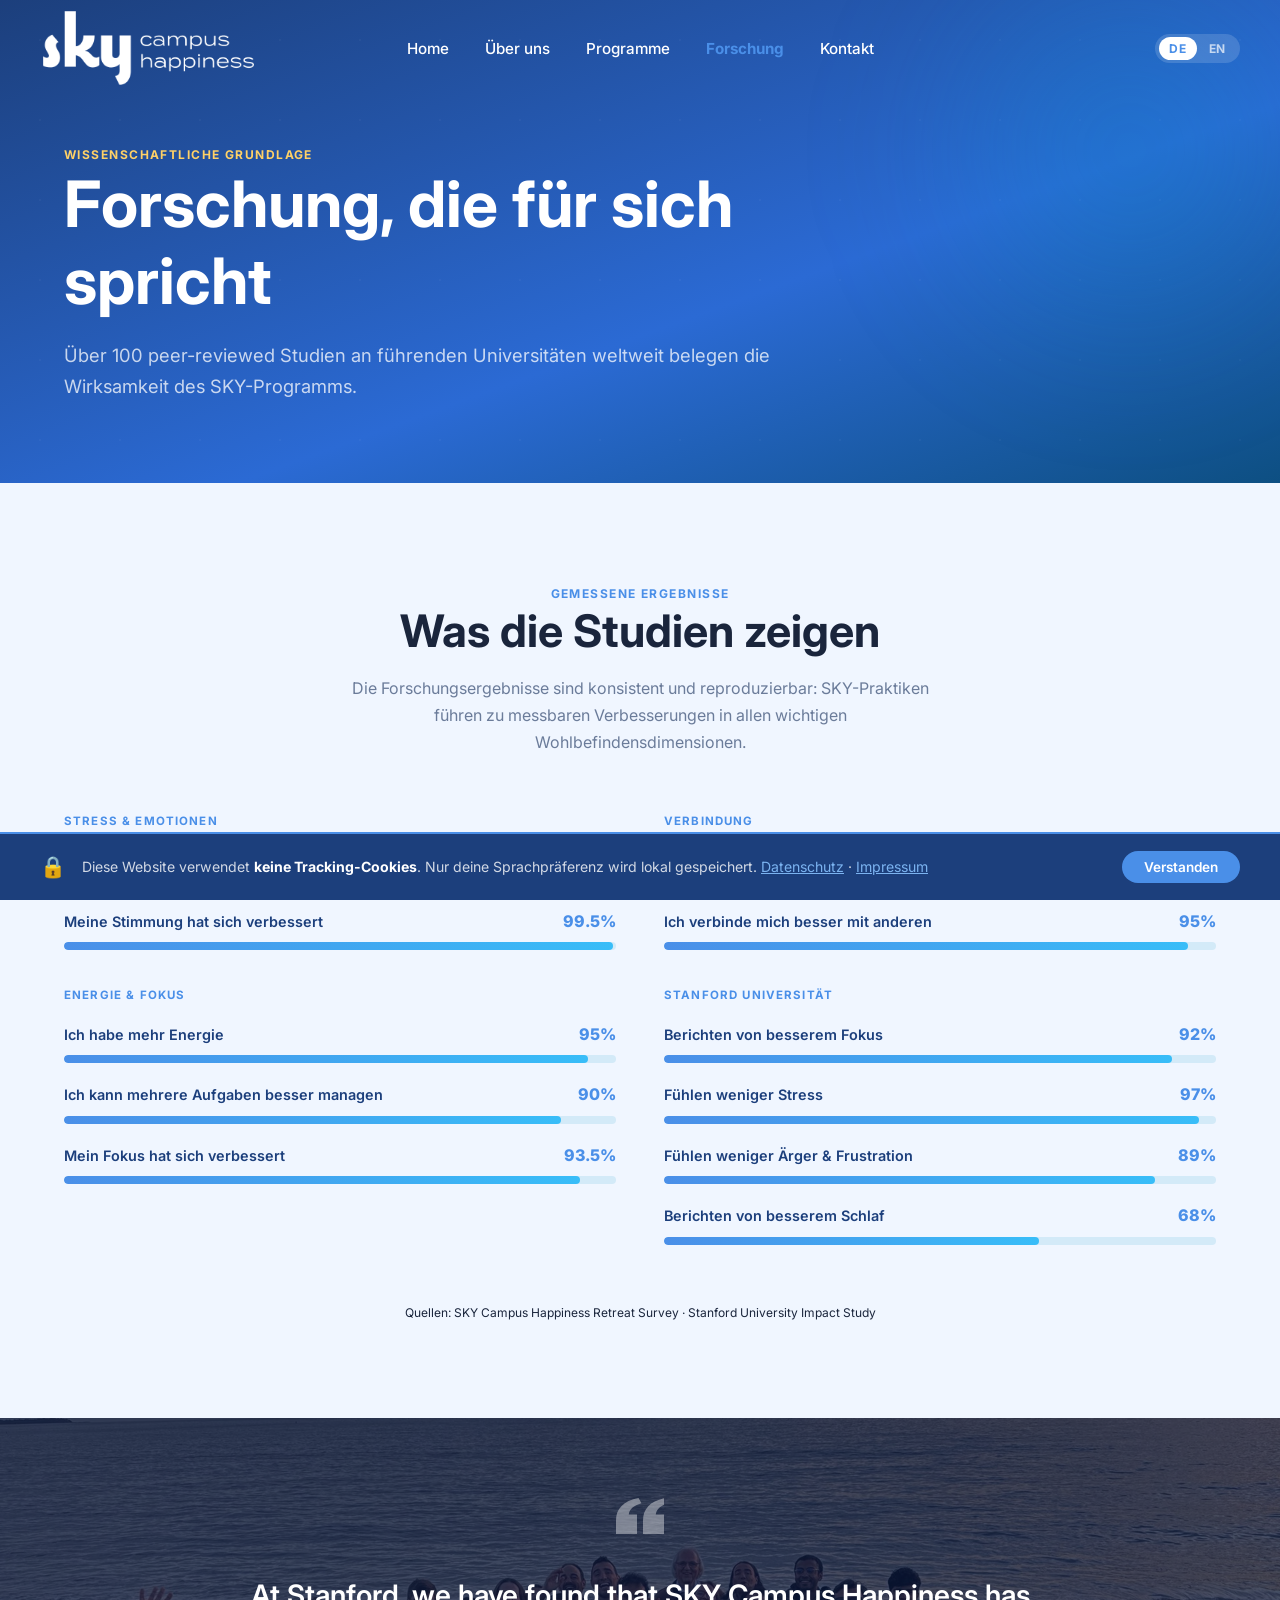
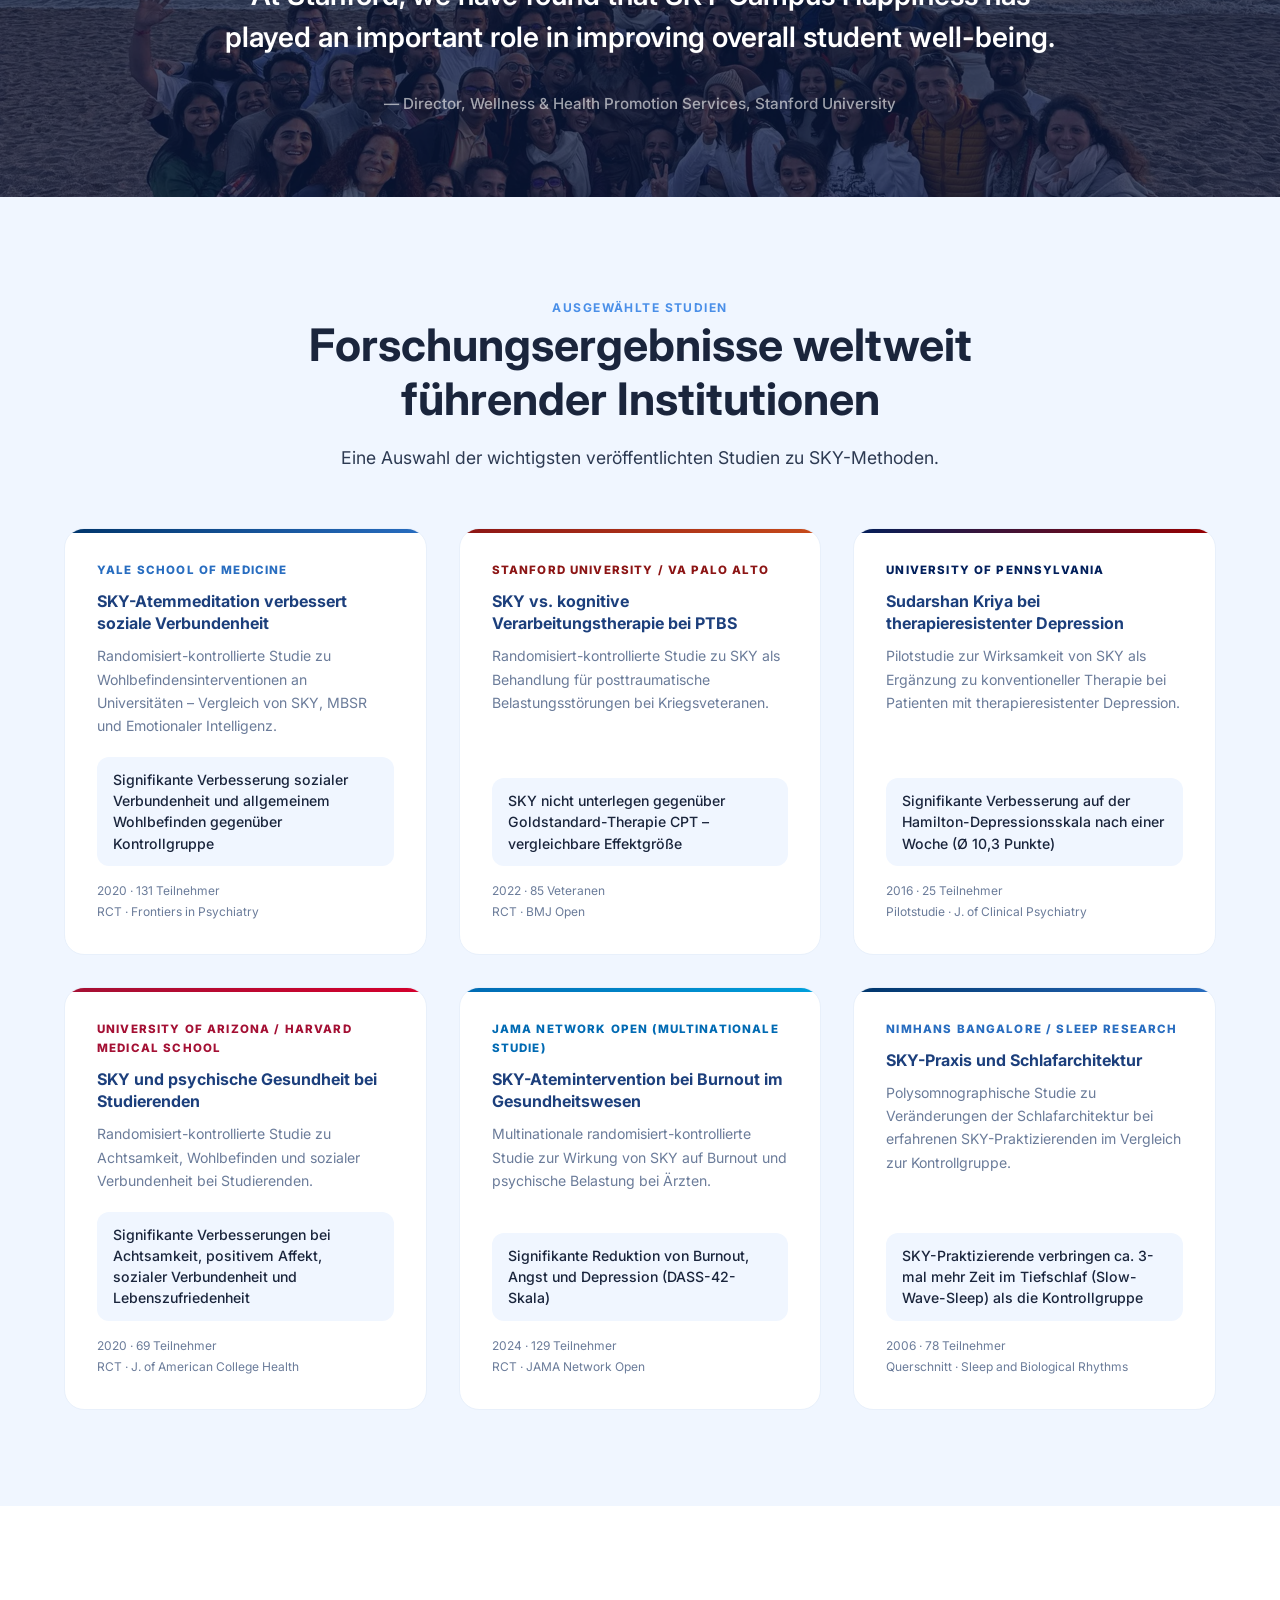
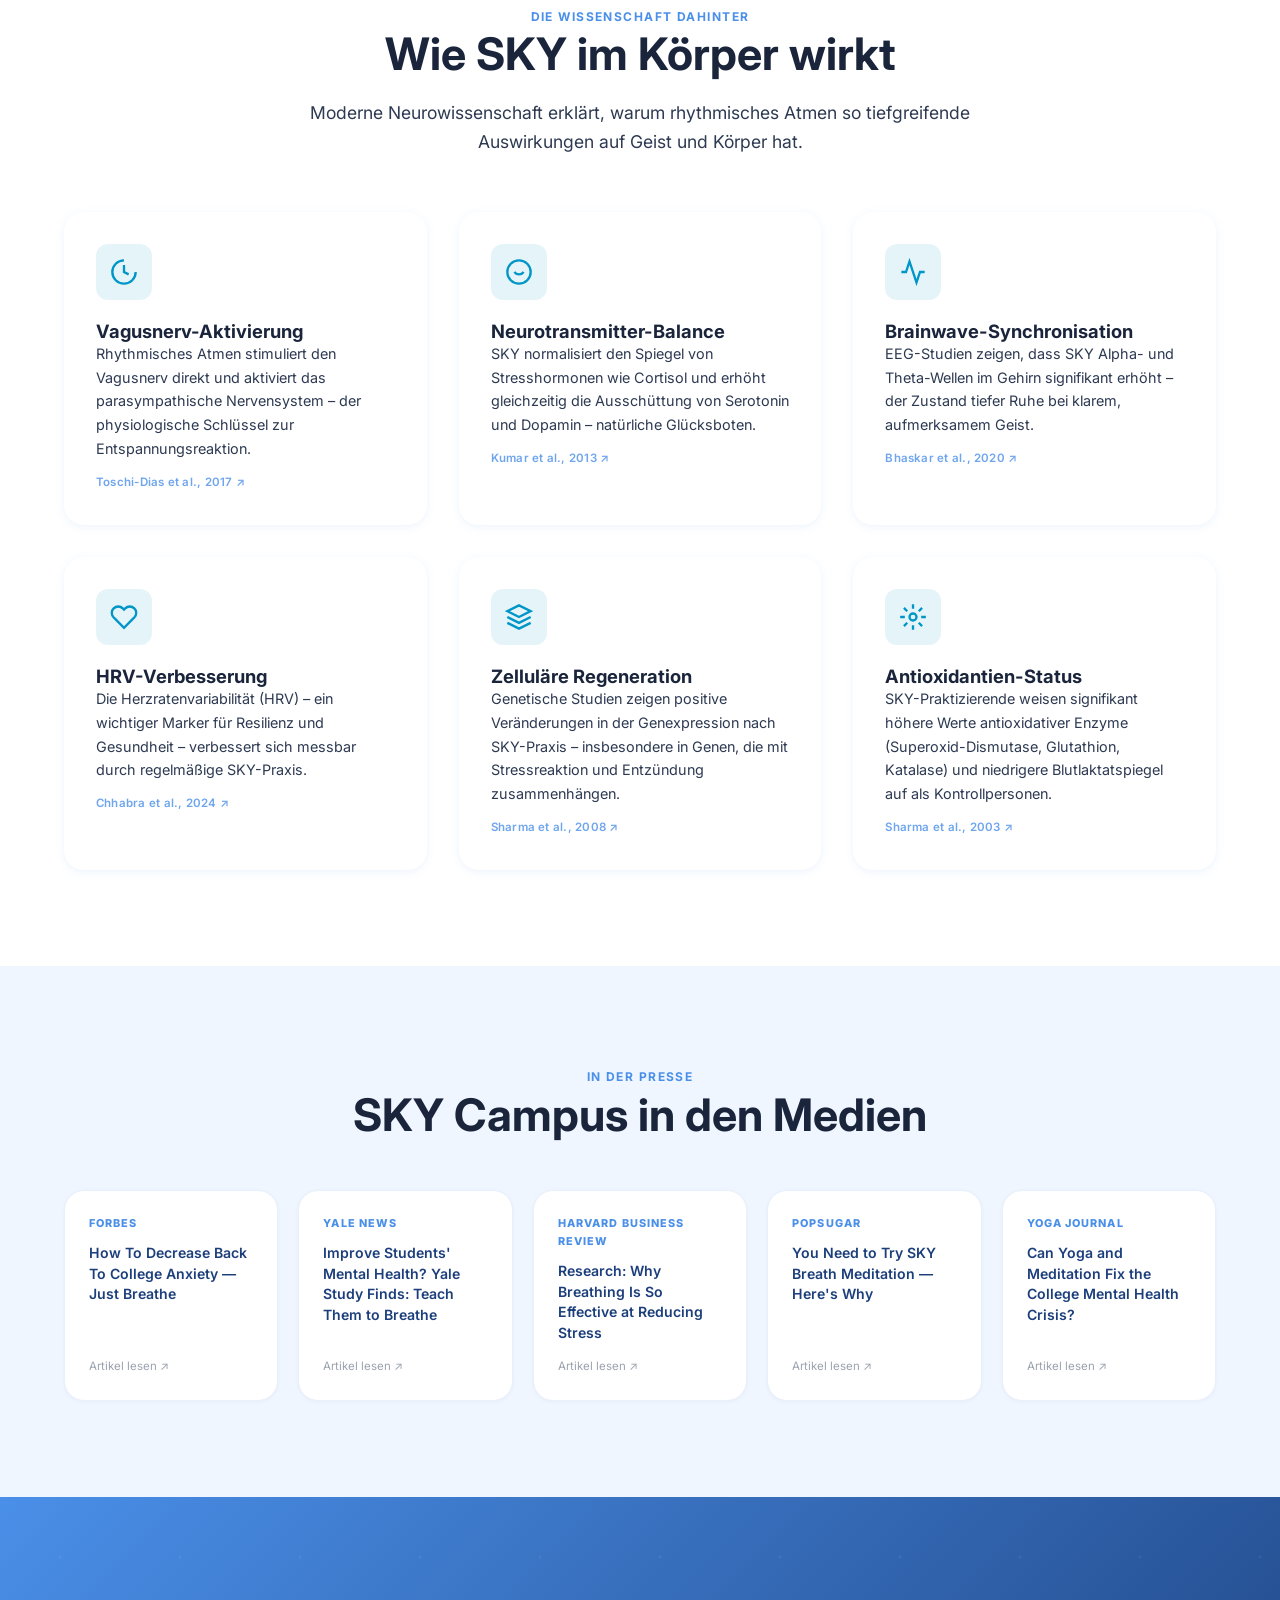
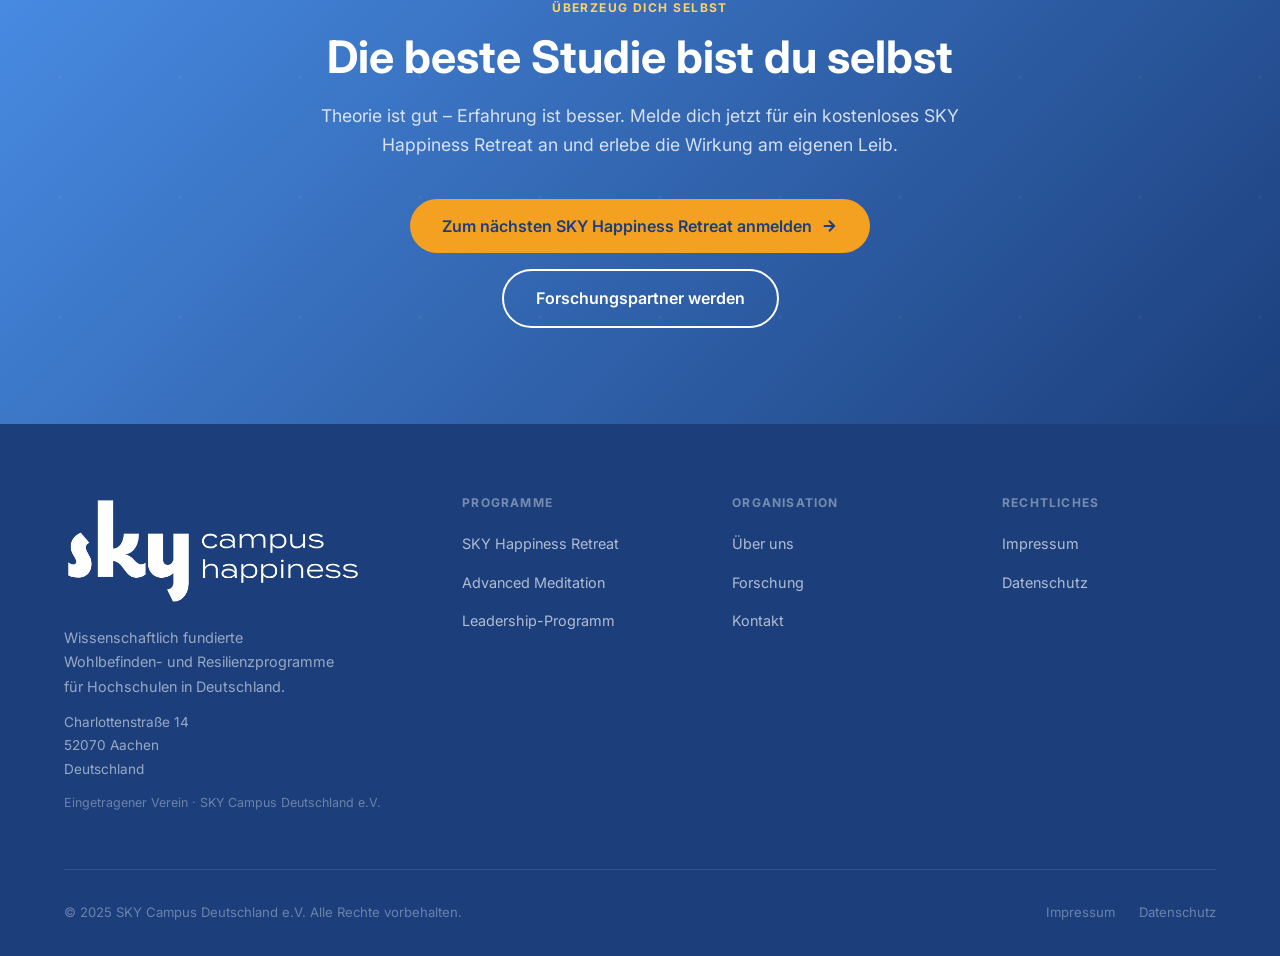
<file: research.html>
<!DOCTYPE html>
<html lang="de">
<head>
  <meta charset="UTF-8" />
  <meta name="viewport" content="width=device-width, initial-scale=1.0" />
  <meta name="description" content="Wissenschaftliche Belege für das SKY Campus Programm – Studien von Yale, Stanford, Penn und mehr." />
  <title>Forschung – SKY Campus Deutschland e.V.</title>
  <link rel="stylesheet" href="css/styles.css" />
  <link rel="icon" href="favicon.svg" type="image/svg+xml" />
  <style>
    .study-card {
      background: var(--white);
      border: 1px solid var(--grey-100);
      border-radius: var(--radius-lg);
      padding: 32px;
      transition: var(--transition);
      position: relative;
      overflow: hidden;
      display: flex;
      flex-direction: column;
    }
    .study-card::before {
      content: '';
      position: absolute;
      top: 0; left: 0; right: 0;
      height: 4px;
      border-radius: var(--radius-lg) var(--radius-lg) 0 0;
    }
    .study-card.yale::before   { background: linear-gradient(90deg, #00356B, #286DC0); }
    .study-card.stanford::before { background: linear-gradient(90deg, #8C1515, #C74B1B); }
    .study-card.penn::before   { background: linear-gradient(90deg, #011F5B, #990000); }
    .study-card.harvard::before { background: linear-gradient(90deg, #A41034, #D4002D); }
    .study-card.rwth::before   { background: linear-gradient(90deg, #006AB3, #00A0DC); }
    .study-card:hover { border-color: var(--sky-light); box-shadow: var(--shadow-md); transform: translateY(-4px); }

    .study-card__uni {
      font-size: .72rem;
      font-weight: 800;
      letter-spacing: .1em;
      text-transform: uppercase;
      margin-bottom: 10px;
    }
    .study-card.yale   .study-card__uni { color: #286DC0; }
    .study-card.stanford .study-card__uni { color: #8C1515; }
    .study-card.penn   .study-card__uni { color: #011F5B; }
    .study-card.harvard .study-card__uni { color: #A41034; }
    .study-card.rwth   .study-card__uni { color: #006AB3; }

    .study-card h4 { font-size: 1rem; margin-bottom: 10px; color: var(--navy); line-height: 1.4; }
    .study-card p  { font-size: .88rem; color: var(--grey-500); margin-bottom: 0; }
    .study-card__bottom {
      margin-top: auto;
      padding-top: 20px;
    }
    .study-card__finding {
      background: var(--off-white);
      border-radius: var(--radius-md);
      padding: 12px 16px;
      font-size: .88rem;
      color: var(--text);
      font-weight: 500;
      line-height: 1.5;
      margin-bottom: 14px;
    }
    .study-card__meta {
      font-size: .75rem;
      color: var(--grey-500);
      line-height: 1.75;
    }

    .mech-source {
      display: inline-block;
      margin-top: 12px;
      font-size: .72rem;
      font-weight: 600;
      color: var(--sky);
      text-decoration: none;
      letter-spacing: .02em;
      opacity: .8;
    }
    .mech-source:hover { opacity: 1; text-decoration: underline; }

    .outcome-bar {
      display: flex; flex-direction: column; gap: 16px; margin-top: 32px;
    }
    .outcome-bar__item {}
    .outcome-bar__header {
      display: flex; justify-content: space-between; align-items: baseline;
      margin-bottom: 6px;
    }
    .outcome-bar__label { font-size: .9rem; font-weight: 600; color: var(--navy); }
    .outcome-bar__pct   { font-size: .9rem; font-weight: 800; color: var(--sky); }
    .outcome-bar__track {
      height: 8px; background: var(--grey-100); border-radius: 50px; overflow: hidden;
    }
    .outcome-bar__fill {
      height: 100%; border-radius: 50px;
      background: linear-gradient(90deg, var(--sky), var(--sky-light));
      width: 0;
      transition: width 1.2s cubic-bezier(.4,0,.2,1);
    }

    .press-logo {
      padding: 24px;
      background: var(--white);
      border: 1px solid var(--grey-100);
      border-radius: var(--radius-lg);
      display: flex;
      flex-direction: column;
      text-decoration: none;
      transition: var(--transition);
      box-shadow: 0 1px 4px rgba(0,0,0,.04);
    }
    .press-logo:hover {
      border-color: var(--sky-light, #90e0f5);
      box-shadow: 0 6px 24px rgba(0,150,199,.10);
      transform: translateY(-3px);
    }
    .press-logo__outlet {
      font-size: .68rem;
      font-weight: 800;
      letter-spacing: .1em;
      text-transform: uppercase;
      color: var(--sky);
      margin-bottom: 10px;
    }
    .press-logo__title {
      font-size: .88rem;
      font-weight: 600;
      color: var(--navy);
      line-height: 1.45;
      flex: 1;
    }
    .press-logo__cta {
      font-size: .72rem;
      color: var(--grey-400, #9ca3af);
      margin-top: 14px;
    }
    .press-logo:hover .press-logo__cta { color: var(--sky); }
  </style>
</head>
<body>

<!-- ── Navigation ── -->
<nav class="nav" id="nav">
  <div class="nav__inner">
    <a href="/" class="nav__logo">
      <div class="nav-logo-img">
        <img src="images/logo-white.png" alt="SKY Campus Deutschland" class="logo--light">
        <img src="images/logo-blue.png" alt="SKY Campus Deutschland" class="logo--dark">
      </div>
    </a>
    <ul class="nav__links">
      <li><a href="/" class="nav__link" data-i18n="nav.home">Home</a></li>
      <li><a href="about.html" class="nav__link" data-i18n="nav.about">Über uns</a></li>
      <li><a href="programs.html" class="nav__link" data-i18n="nav.programs">Programme</a></li>
      <li><a href="research.html" class="nav__link active" data-i18n="nav.research">Forschung</a></li>
      <li><a href="contact.html" class="nav__link" data-i18n="nav.contact">Kontakt</a></li>
    </ul>
    <div class="lang-switcher">
      <button class="lang-btn" data-lang="de" onclick="setLang('de')">DE</button>
      <button class="lang-btn" data-lang="en" onclick="setLang('en')">EN</button>
    </div>
    <button class="nav__hamburger" id="hamburger"><span></span><span></span><span></span></button>
  </div>
  <nav class="nav__mobile" id="mobileNav">
    <a href="/" class="nav__link" data-i18n="nav.home">Home</a>
    <a href="about.html" class="nav__link" data-i18n="nav.about">Über uns</a>
    <a href="programs.html" class="nav__link" data-i18n="nav.programs">Programme</a>
    <a href="research.html" class="nav__link active" data-i18n="nav.research">Forschung</a>
    <a href="contact.html" class="nav__link" data-i18n="nav.contact">Kontakt</a>
    <div class="lang-switcher" style="margin-top:8px;background:var(--grey-100);align-self:flex-start">
      <button class="lang-btn" data-lang="de" onclick="setLang('de')">DE</button>
      <button class="lang-btn" data-lang="en" onclick="setLang('en')">EN</button>
    </div>
  </nav>
</nav>

<!-- ── Page Hero ── -->
<section class="page-hero">
  <div class="page-hero__glow"></div>
  <div class="container">
    <div class="page-hero__inner">
      <span class="label" data-i18n="res.hero.label">Wissenschaftliche Grundlage</span>
      <h1 data-i18n="res.hero.h1">Forschung, die für sich spricht</h1>
      <p data-i18n="res.hero.p">Über 100 peer-reviewed Studien an führenden Universitäten weltweit belegen die Wirksamkeit des SKY-Programms. Keine Annahmen – nur Evidenz.</p>
    </div>
  </div>
</section>


<!-- ── Impact Stats ── -->
<section class="section section--alt">
  <div class="container">

    <div class="section-header center animate-fade-up" style="margin-bottom:56px">
      <span class="label" data-i18n="res.impact.label">Gemessene Ergebnisse</span>
      <h2 data-i18n="res.impact.h2">Was die Studien zeigen</h2>
      <p style="max-width:600px;margin:0 auto;color:var(--grey-500);font-size:1rem;line-height:1.7" data-i18n="res.impact.sub">Die Forschungsergebnisse sind konsistent und reproduzierbar: SKY-Praktiken führen zu messbaren Verbesserungen in allen wichtigen Wohlbefindensdimensionen.</p>
    </div>

    <div class="grid-2 animate-fade-up animate-delay-1" style="gap:48px;align-items:start">

      <div>
        <div style="margin-bottom:36px">
          <div class="impact-cat" data-i18n="res.impact.g1">Stress &amp; Emotionen</div>
          <div class="impact-bar-group">
            <div class="impact-bar-label">
              <span data-i18n="res.impact.s1">Die Atmung hat mich ruhiger gemacht</span>
              <span class="impact-bar-pct">95.5%</span>
            </div>
            <div class="impact-bar-track"><div class="impact-bar-fill" style="width:95.5%"></div></div>
          </div>
          <div class="impact-bar-group">
            <div class="impact-bar-label">
              <span data-i18n="res.impact.s2">Meine Stimmung hat sich verbessert</span>
              <span class="impact-bar-pct">99.5%</span>
            </div>
            <div class="impact-bar-track"><div class="impact-bar-fill" style="width:99.5%"></div></div>
          </div>
        </div>

        <div>
          <div class="impact-cat" data-i18n="res.impact.g2">Energie &amp; Fokus</div>
          <div class="impact-bar-group">
            <div class="impact-bar-label">
              <span data-i18n="res.impact.s3">Ich habe mehr Energie</span>
              <span class="impact-bar-pct">95%</span>
            </div>
            <div class="impact-bar-track"><div class="impact-bar-fill" style="width:95%"></div></div>
          </div>
          <div class="impact-bar-group">
            <div class="impact-bar-label">
              <span data-i18n="res.impact.s4">Ich kann mehrere Aufgaben besser managen</span>
              <span class="impact-bar-pct">90%</span>
            </div>
            <div class="impact-bar-track"><div class="impact-bar-fill" style="width:90%"></div></div>
          </div>
          <div class="impact-bar-group">
            <div class="impact-bar-label">
              <span data-i18n="res.impact.s5">Mein Fokus hat sich verbessert</span>
              <span class="impact-bar-pct">93.5%</span>
            </div>
            <div class="impact-bar-track"><div class="impact-bar-fill" style="width:93.5%"></div></div>
          </div>
        </div>
      </div>

      <div>
        <div style="margin-bottom:36px">
          <div class="impact-cat" data-i18n="res.impact.g3">Verbindung</div>
          <div class="impact-bar-group">
            <div class="impact-bar-label">
              <span data-i18n="res.impact.s6">Ich verbinde mich besser mit mir selbst</span>
              <span class="impact-bar-pct">95%</span>
            </div>
            <div class="impact-bar-track"><div class="impact-bar-fill" style="width:95%"></div></div>
          </div>
          <div class="impact-bar-group">
            <div class="impact-bar-label">
              <span data-i18n="res.impact.s7">Ich verbinde mich besser mit anderen</span>
              <span class="impact-bar-pct">95%</span>
            </div>
            <div class="impact-bar-track"><div class="impact-bar-fill" style="width:95%"></div></div>
          </div>
        </div>

        <div>
          <div class="impact-cat" data-i18n="res.impact.g4">Stanford Universität</div>
          <div class="impact-bar-group">
            <div class="impact-bar-label">
              <span data-i18n="res.impact.s8">Berichten von besserem Fokus</span>
              <span class="impact-bar-pct">92%</span>
            </div>
            <div class="impact-bar-track"><div class="impact-bar-fill" style="width:92%"></div></div>
          </div>
          <div class="impact-bar-group">
            <div class="impact-bar-label">
              <span data-i18n="res.impact.s9">Fühlen weniger Stress</span>
              <span class="impact-bar-pct">97%</span>
            </div>
            <div class="impact-bar-track"><div class="impact-bar-fill" style="width:97%"></div></div>
          </div>
          <div class="impact-bar-group">
            <div class="impact-bar-label">
              <span data-i18n="res.impact.s10">Fühlen weniger Ärger &amp; Frustration</span>
              <span class="impact-bar-pct">89%</span>
            </div>
            <div class="impact-bar-track"><div class="impact-bar-fill" style="width:89%"></div></div>
          </div>
          <div class="impact-bar-group">
            <div class="impact-bar-label">
              <span data-i18n="res.impact.s11">Berichten von besserem Schlaf</span>
              <span class="impact-bar-pct">68%</span>
            </div>
            <div class="impact-bar-track"><div class="impact-bar-fill" style="width:68%"></div></div>
          </div>
        </div>
      </div>

    </div>

    <p style="text-align:center;margin-top:40px;font-size:.75rem;color:var(--grey-400)" data-i18n="res.impact.source">Quellen: SKY Campus Happiness Retreat Survey · Stanford University Impact Study</p>
  </div>
</section>

<!-- ── Stanford Quote ── -->
<section class="section" style="position:relative;overflow:hidden;padding:80px 0">
  <img src="images/4.webp" alt="" style="position:absolute;inset:0;width:100%;height:100%;object-fit:cover;object-position:center 40%">
  <div style="position:absolute;inset:0;background:rgba(10,24,60,0.75)"></div>
  <div class="container" style="position:relative;z-index:1">
    <div style="max-width:860px;margin:0 auto;text-align:center">
      <svg width="48" height="36" viewBox="0 0 48 36" fill="none" style="margin-bottom:32px;opacity:.4"><path d="M0 36V22.5C0 10.5 7.5 3 22.5 0l3 5.25C17.25 7.5 13.5 11.25 12.75 16.5H21V36H0zm27 0V22.5C27 10.5 34.5 3 49.5 0l3 5.25C44.25 7.5 40.5 11.25 39.75 16.5H48V36H27z" fill="white"/></svg>
      <blockquote style="font-size:clamp(1.3rem,2.2vw,1.9rem);font-weight:600;color:var(--white);line-height:1.5;margin:0 0 32px">
        At Stanford, we have found that SKY Campus Happiness has played an important role in improving overall student well-being.
      </blockquote>
      <cite style="font-style:normal;font-size:.95rem;color:rgba(255,255,255,.6);font-weight:500">
        — Director, Wellness &amp; Health Promotion Services, Stanford University
      </cite>
    </div>
  </div>
</section>

<!-- ── Study Cards ── -->
<section class="section section--alt">
  <div class="container">
    <div class="section-header center animate-fade-up">
      <span class="label" data-i18n="res.studies.label">Ausgewählte Studien</span>
      <h2 data-i18n="res.studies.h2">Forschungsergebnisse weltweit führender Institutionen</h2>
      <p data-i18n="res.studies.sub">Eine Auswahl der wichtigsten veröffentlichten Studien zu SKY-Methoden.</p>
    </div>

    <div class="grid-3" style="margin-top:56px">
      <div class="study-card yale animate-fade-up animate-delay-1">
        <div class="study-card__uni">Yale School of Medicine</div>
        <h4 data-i18n="res.s1.h4">SKY-Atemmeditation verbessert soziale Verbundenheit</h4>
        <p data-i18n="res.s1.p">Randomisiert-kontrollierte Studie zu Wohlbefindensinterventionen an Universitäten – Vergleich von SKY, MBSR und Emotionaler Intelligenz.</p>
        <div class="study-card__bottom">
          <div class="study-card__finding" data-i18n="res.s1.finding">Signifikante Verbesserung sozialer Verbundenheit und allgemeinem Wohlbefinden gegenüber Kontrollgruppe</div>
          <div class="study-card__meta">
            <div><span data-i18n="res.s1.year">2020</span> · <span data-i18n="res.s1.participants">131 Teilnehmer</span></div>
            <div data-i18n="res.s1.type">RCT · Frontiers in Psychiatry</div>
          </div>
        </div>
      </div>

      <div class="study-card stanford animate-fade-up animate-delay-2">
        <div class="study-card__uni">Stanford University / VA Palo Alto</div>
        <h4 data-i18n="res.s2.h4">SKY vs. kognitive Verarbeitungstherapie bei PTBS</h4>
        <p data-i18n="res.s2.p">Randomisiert-kontrollierte Studie zu SKY als Behandlung für posttraumatische Belastungsstörungen bei Kriegsveteranen.</p>
        <div class="study-card__bottom">
          <div class="study-card__finding" data-i18n="res.s2.finding">SKY nicht unterlegen gegenüber Goldstandard-Therapie CPT – vergleichbare Effektgröße</div>
          <div class="study-card__meta">
            <div><span data-i18n="res.s2.year">2022</span> · <span data-i18n="res.s2.participants">85 Veteranen</span></div>
            <div data-i18n="res.s2.type">RCT · BMJ Open</div>
          </div>
        </div>
      </div>

      <div class="study-card penn animate-fade-up animate-delay-3">
        <div class="study-card__uni">University of Pennsylvania</div>
        <h4 data-i18n="res.s3.h4">Sudarshan Kriya bei therapieresistenter Depression</h4>
        <p data-i18n="res.s3.p">Pilotstudie zur Wirksamkeit von SKY als Ergänzung zu konventioneller Therapie bei Patienten mit therapieresistenter Depression.</p>
        <div class="study-card__bottom">
          <div class="study-card__finding" data-i18n="res.s3.finding">Signifikante Verbesserung auf der Hamilton-Depressionsskala nach einer Woche (Ø 10,3 Punkte)</div>
          <div class="study-card__meta">
            <div><span data-i18n="res.s3.year">2016</span> · <span data-i18n="res.s3.participants">25 Teilnehmer</span></div>
            <div data-i18n="res.s3.type">Pilotstudie · J. of Clinical Psychiatry</div>
          </div>
        </div>
      </div>

      <div class="study-card harvard animate-fade-up animate-delay-1">
        <div class="study-card__uni">University of Arizona / Harvard Medical School</div>
        <h4 data-i18n="res.s4.h4">SKY und psychische Gesundheit bei Studierenden</h4>
        <p data-i18n="res.s4.p">Randomisiert-kontrollierte Studie zu Achtsamkeit, Wohlbefinden und sozialer Verbundenheit bei Studierenden.</p>
        <div class="study-card__bottom">
          <div class="study-card__finding" data-i18n="res.s4.finding">Signifikante Verbesserungen bei Achtsamkeit, positivem Affekt, sozialer Verbundenheit und Lebenszufriedenheit</div>
          <div class="study-card__meta">
            <div><span data-i18n="res.s4.year">2020</span> · <span data-i18n="res.s4.participants">69 Teilnehmer</span></div>
            <div data-i18n="res.s4.type">RCT · J. of American College Health</div>
          </div>
        </div>
      </div>

      <div class="study-card rwth animate-fade-up animate-delay-2">
        <div class="study-card__uni">JAMA Network Open (Multinationale Studie)</div>
        <h4 data-i18n="res.s5.h4">SKY-Atemintervention bei Burnout im Gesundheitswesen</h4>
        <p data-i18n="res.s5.p">Multinationale randomisiert-kontrollierte Studie zur Wirkung von SKY auf Burnout und psychische Belastung bei Ärzten.</p>
        <div class="study-card__bottom">
          <div class="study-card__finding" data-i18n="res.s5.finding">Signifikante Reduktion von Burnout, Angst und Depression (DASS-42-Skala)</div>
          <div class="study-card__meta">
            <div><span data-i18n="res.s5.year">2024</span> · <span data-i18n="res.s5.participants">129 Teilnehmer</span></div>
            <div data-i18n="res.s5.type">RCT · JAMA Network Open</div>
          </div>
        </div>
      </div>

      <div class="study-card yale animate-fade-up animate-delay-3">
        <div class="study-card__uni">NIMHANS Bangalore / Sleep Research</div>
        <h4 data-i18n="res.s6.h4">SKY-Praxis und Schlafarchitektur</h4>
        <p data-i18n="res.s6.p">Polysomnographische Studie zu Veränderungen der Schlafarchitektur bei erfahrenen SKY-Praktizierenden im Vergleich zur Kontrollgruppe.</p>
        <div class="study-card__bottom">
          <div class="study-card__finding" data-i18n="res.s6.finding">SKY-Praktizierende verbringen ca. 3-mal mehr Zeit im Tiefschlaf (Slow-Wave-Sleep) als die Kontrollgruppe</div>
          <div class="study-card__meta">
            <div><span data-i18n="res.s6.year">2006</span> · <span data-i18n="res.s6.participants">78 Teilnehmer</span></div>
            <div data-i18n="res.s6.type">Querschnitt · Sleep and Biological Rhythms</div>
          </div>
        </div>
      </div>
    </div>
  </div>
</section>

<!-- ── How It Works ── -->
<section class="section">
  <div class="container">
    <div class="section-header center animate-fade-up">
      <span class="label" data-i18n="res.science.label">Die Wissenschaft dahinter</span>
      <h2 data-i18n="res.science.h2">Wie SKY im Körper wirkt</h2>
      <p data-i18n="res.science.sub">Moderne Neurowissenschaft erklärt, warum rhythmisches Atmen so tiefgreifende Auswirkungen auf Geist und Körper hat.</p>
    </div>

    <div class="grid-3" style="margin-top:56px">
      <div class="card animate-fade-up animate-delay-1">
        <div class="card__body">
          <div class="card__icon" style="background:rgba(0,150,199,.1)">
            <svg width="28" height="28" viewBox="0 0 24 24" fill="none" stroke="#0096C7" stroke-width="2"><path d="M12 2a10 10 0 1 0 10 10"/><path d="M12 6v6l4 2"/></svg>
          </div>
          <h4 data-i18n="res.m1.h4">Vagusnerv-Aktivierung</h4>
          <p style="font-size:.9rem" data-i18n="res.m1.p">Rhythmisches Atmen stimuliert den Vagusnerv direkt und aktiviert das parasympathische Nervensystem – der physiologische Schlüssel zur Entspannungsreaktion.</p>
          <a class="mech-source" href="https://pubmed.ncbi.nlm.nih.gov/28285240/" target="_blank" rel="noopener">Toschi-Dias et al., 2017 ↗</a>
        </div>
      </div>

      <div class="card animate-fade-up animate-delay-2">
        <div class="card__body">
          <div class="card__icon" style="background:rgba(0,150,199,.1)">
            <svg width="28" height="28" viewBox="0 0 24 24" fill="none" stroke="#0096C7" stroke-width="2"><circle cx="12" cy="12" r="10"/><path d="M8 12s1.5 2 4 2 4-2 4-2"/><line x1="9" y1="9" x2="9.01" y2="9"/><line x1="15" y1="9" x2="15.01" y2="9"/></svg>
          </div>
          <h4 data-i18n="res.m2.h4">Neurotransmitter-Balance</h4>
          <p style="font-size:.9rem" data-i18n="res.m2.p">SKY normalisiert den Spiegel von Stresshormonen wie Cortisol und erhöht gleichzeitig die Ausschüttung von Serotonin und Dopamin – natürliche Glücksboten.</p>
          <a class="mech-source" href="https://pubmed.ncbi.nlm.nih.gov/24347909/" target="_blank" rel="noopener">Kumar et al., 2013 ↗</a>
        </div>
      </div>

      <div class="card animate-fade-up animate-delay-3">
        <div class="card__body">
          <div class="card__icon" style="background:rgba(0,150,199,.1)">
            <svg width="28" height="28" viewBox="0 0 24 24" fill="none" stroke="#0096C7" stroke-width="2"><path d="M22 12h-4l-3 9L9 3l-3 9H2"/></svg>
          </div>
          <h4 data-i18n="res.m3.h4">Brainwave-Synchronisation</h4>
          <p style="font-size:.9rem" data-i18n="res.m3.p">EEG-Studien zeigen, dass SKY Alpha- und Theta-Wellen im Gehirn signifikant erhöht – der Zustand tiefer Ruhe bei klarem, aufmerksamem Geist.</p>
          <a class="mech-source" href="https://pubmed.ncbi.nlm.nih.gov/32669767/" target="_blank" rel="noopener">Bhaskar et al., 2020 ↗</a>
        </div>
      </div>

      <div class="card animate-fade-up animate-delay-1">
        <div class="card__body">
          <div class="card__icon" style="background:rgba(0,150,199,.1)">
            <svg width="28" height="28" viewBox="0 0 24 24" fill="none" stroke="#0096C7" stroke-width="2"><path d="M20.84 4.61a5.5 5.5 0 0 0-7.78 0L12 5.67l-1.06-1.06a5.5 5.5 0 0 0-7.78 7.78l1.06 1.06L12 21.23l7.78-7.78 1.06-1.06a5.5 5.5 0 0 0 0-7.78z"/></svg>
          </div>
          <h4 data-i18n="res.m4.h4">HRV-Verbesserung</h4>
          <p style="font-size:.9rem" data-i18n="res.m4.p">Die Herzratenvariabilität (HRV) – ein wichtiger Marker für Resilienz und Gesundheit – verbessert sich messbar durch regelmäßige SKY-Praxis.</p>
          <a class="mech-source" href="https://pubmed.ncbi.nlm.nih.gov/38244476/" target="_blank" rel="noopener">Chhabra et al., 2024 ↗</a>
        </div>
      </div>

      <div class="card animate-fade-up animate-delay-2">
        <div class="card__body">
          <div class="card__icon" style="background:rgba(0,150,199,.1)">
            <svg width="28" height="28" viewBox="0 0 24 24" fill="none" stroke="#0096C7" stroke-width="2"><path d="M12 2L2 7l10 5 10-5-10-5zM2 17l10 5 10-5M2 12l10 5 10-5"/></svg>
          </div>
          <h4 data-i18n="res.m5.h4">Zelluläre Regeneration</h4>
          <p style="font-size:.9rem" data-i18n="res.m5.p">Genetische Studien zeigen positive Veränderungen in der Genexpression nach SKY-Praxis – insbesondere in Genen, die mit Stressreaktion und Entzündung zusammenhängen.</p>
          <a class="mech-source" href="https://pubmed.ncbi.nlm.nih.gov/18222135/" target="_blank" rel="noopener">Sharma et al., 2008 ↗</a>
        </div>
      </div>

      <div class="card animate-fade-up animate-delay-3">
        <div class="card__body">
          <div class="card__icon" style="background:rgba(0,150,199,.1)">
            <svg width="28" height="28" viewBox="0 0 24 24" fill="none" stroke="#0096C7" stroke-width="2"><circle cx="12" cy="12" r="3"/><path d="M12 1v4M12 19v4M4.22 4.22l2.83 2.83M16.95 16.95l2.83 2.83M1 12h4M19 12h4M4.22 19.78l2.83-2.83M16.95 7.05l2.83-2.83"/></svg>
          </div>
          <h4 data-i18n="res.m6.h4">Antioxidantien-Status</h4>
          <p style="font-size:.9rem" data-i18n="res.m6.p">SKY-Praktizierende weisen signifikant höhere Werte antioxidativer Enzyme (Superoxid-Dismutase, Glutathion, Katalase) und niedrigere Blutlaktatspiegel auf als Kontrollpersonen.</p>
          <a class="mech-source" href="https://pubmed.ncbi.nlm.nih.gov/12853172/" target="_blank" rel="noopener">Sharma et al., 2003 ↗</a>
        </div>
      </div>
    </div>
  </div>
</section>

<!-- ── Press ── -->
<section class="section section--alt">
  <div class="container">
    <div class="section-header center animate-fade-up">
      <span class="label" data-i18n="res.press.label">In der Presse</span>
      <h2 data-i18n="res.press.h2">SKY Campus in den Medien</h2>
    </div>
    <div style="display:grid; grid-template-columns:repeat(auto-fit,minmax(200px,1fr)); gap:20px; margin-top:48px">
      <a class="press-logo animate-fade-up animate-delay-1" href="https://www.forbes.com/sites/jessicagold/2020/09/02/how-to-decrease-back-to-college-anxiety-just-breathe" target="_blank" rel="noopener">
        <span class="press-logo__outlet">Forbes</span>
        <span class="press-logo__title">How To Decrease Back To College Anxiety — Just Breathe</span>
        <span class="press-logo__cta">Artikel lesen ↗</span>
      </a>
      <a class="press-logo animate-fade-up animate-delay-1" href="https://news.yale.edu/2020/07/27/improve-students-mental-health-yale-study-finds-teach-them-breathe" target="_blank" rel="noopener">
        <span class="press-logo__outlet">Yale News</span>
        <span class="press-logo__title">Improve Students' Mental Health? Yale Study Finds: Teach Them to Breathe</span>
        <span class="press-logo__cta">Artikel lesen ↗</span>
      </a>
      <a class="press-logo animate-fade-up animate-delay-2" href="https://hbr.org/2020/09/research-why-breathing-is-so-effective-at-reducing-stress" target="_blank" rel="noopener">
        <span class="press-logo__outlet">Harvard Business Review</span>
        <span class="press-logo__title">Research: Why Breathing Is So Effective at Reducing Stress</span>
        <span class="press-logo__cta">Artikel lesen ↗</span>
      </a>
      <a class="press-logo animate-fade-up animate-delay-2" href="https://www.popsugar.com/fitness/what-is-sky-breath-meditation-47749815" target="_blank" rel="noopener">
        <span class="press-logo__outlet">PopSugar</span>
        <span class="press-logo__title">You Need to Try SKY Breath Meditation — Here's Why</span>
        <span class="press-logo__cta">Artikel lesen ↗</span>
      </a>
      <a class="press-logo animate-fade-up animate-delay-3" href="https://www.yogajournal.com/meditation/can-yoga-and-meditation-fix-the-college-mental-health-crisis" target="_blank" rel="noopener">
        <span class="press-logo__outlet">Yoga Journal</span>
        <span class="press-logo__title">Can Yoga and Meditation Fix the College Mental Health Crisis?</span>
        <span class="press-logo__cta">Artikel lesen ↗</span>
      </a>
    </div>
  </div>
</section>

<!-- ── CTA ── -->
<section class="cta-section">
  <div class="container">
    <div class="cta-inner animate-fade-up">
      <span class="label" style="color:var(--gold-light)" data-i18n="res.cta.label">Überzeug dich selbst</span>
      <h2 style="margin-top:12px" data-i18n="res.cta.h2">Die beste Studie bist du selbst</h2>
      <p data-i18n="res.cta.p">Theorie ist gut – Erfahrung ist besser. Melde dich jetzt für ein kostenloses SKY Happiness Retreat an und erlebe die Wirkung am eigenen Leib.</p>
      <div class="cta-actions">
        <a href="contact.html" class="btn btn--gold">
          <span data-i18n="res.cta.btn1">Zum nächsten SKY Happiness Retreat anmelden</span>
          <svg viewBox="0 0 24 24" fill="none" stroke="currentColor" stroke-width="2.5" width="18" height="18"><path d="M5 12h14M12 5l7 7-7 7"/></svg>
        </a>
        <a href="contact.html" class="btn btn--outline" data-i18n="res.cta.btn2">Forschungspartner werden</a>
      </div>
    </div>
  </div>
</section>

<!-- ── Footer ── -->
<footer class="footer">
  <div class="container">
    <div class="footer__grid">
      <div class="footer__brand">
        <div class="nav__logo">
          <div class="nav-logo-img">
            <img src="images/logo-white.png" alt="SKY Campus Deutschland" >
          </div>
        </div>
        <p class="footer__tagline" data-i18n="footer.tagline">Wissenschaftlich fundierte Wohlbefinden- und Resilienzprogramme für Hochschulen in Deutschland.</p>
        <address class="footer__address">Charlottenstraße 14<br />52070 Aachen<br />Deutschland</address>
        <p class="footer__reg" data-i18n="footer.reg">Eingetragener Verein · SKY Campus Deutschland e.V.</p>
      </div>
      <div>
        <h4 class="footer__heading" data-i18n="footer.h.prog">Programme</h4>
        <ul class="footer__links">
          <li><a href="programs.html" data-i18n="footer.prog1">SKY Happiness Retreat</a></li>
          <li><a href="programs.html" data-i18n="footer.prog3">Advanced Meditation</a></li>
          <li><a href="programs.html" data-i18n="footer.prog4">Leadership-Programm</a></li>
        </ul>
      </div>
      <div>
        <h4 class="footer__heading" data-i18n="footer.h.org">Organisation</h4>
        <ul class="footer__links">
          <li><a href="about.html" data-i18n="footer.org1">Über uns</a></li>
          <li><a href="research.html" data-i18n="footer.org3">Forschung</a></li>
          <li><a href="contact.html" data-i18n="footer.org4">Kontakt</a></li>
        </ul>
      </div>
      <div>
        <h4 class="footer__heading" data-i18n="footer.h.legal">Rechtliches</h4>
        <ul class="footer__links">
          <li><a href="impressum.html" data-i18n="footer.legal1">Impressum</a></li>
          <li><a href="datenschutz.html" data-i18n="footer.legal2">Datenschutz</a></li>
        </ul>
      </div>
    </div>
    <div class="footer__bottom">
      <span class="footer__copy" data-i18n="footer.copy">© 2025 SKY Campus Deutschland e.V. Alle Rechte vorbehalten.</span>
      <div class="footer__legal">
        <a href="impressum.html">Impressum</a>
        <a href="datenschutz.html">Datenschutz</a>
      </div>
    </div>
  </div>
</footer>

<script src="js/main.js"></script>
<script src="js/i18n.js"></script>
<script src="js/cookie-banner.js"></script>
</body>
</html>
</file>
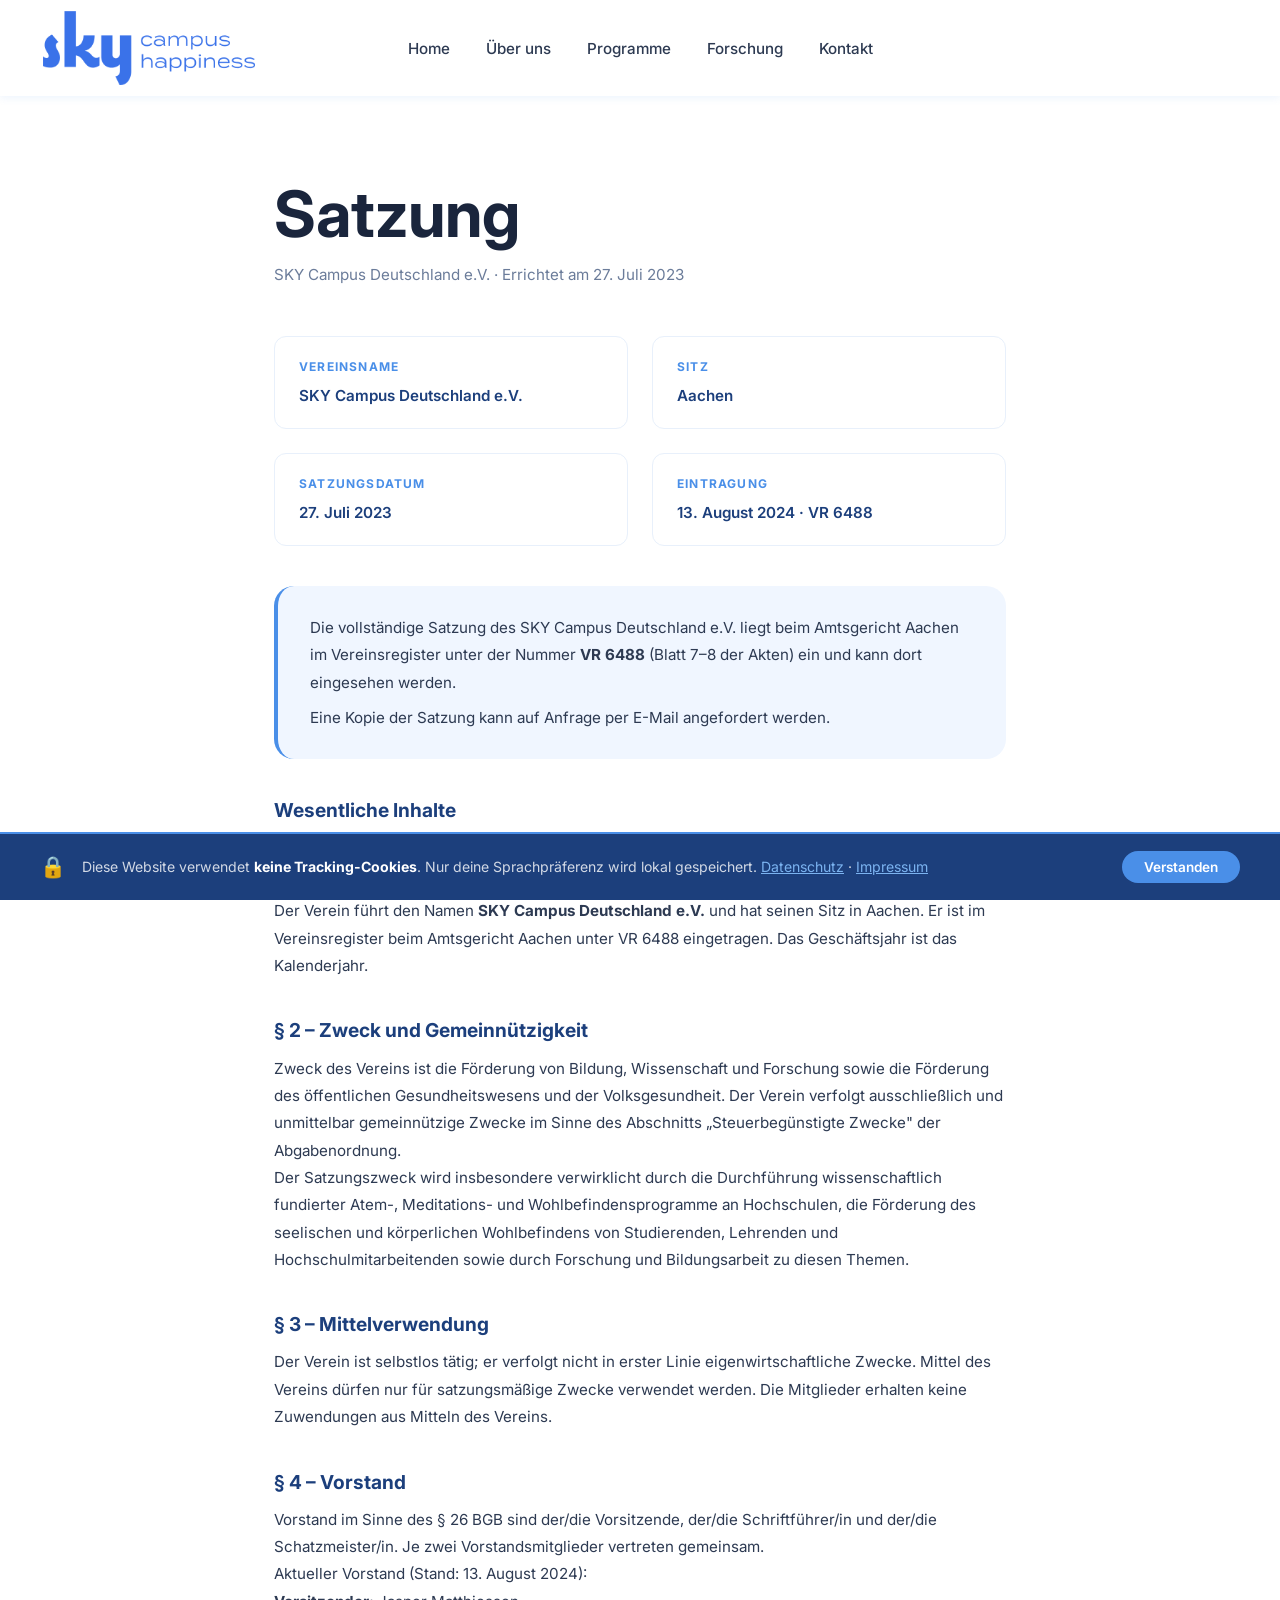
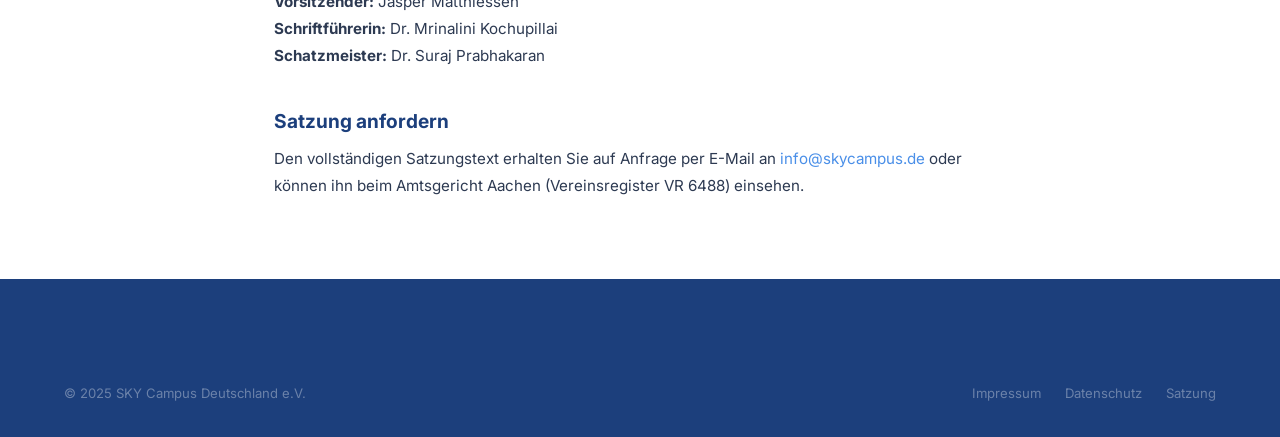
<file: satzung.html>
<!DOCTYPE html>
<html lang="de">
<head>
  <meta charset="UTF-8" />
  <meta name="viewport" content="width=device-width, initial-scale=1.0" />
  <title>Satzung – SKY Campus Deutschland e.V.</title>
  <link rel="stylesheet" href="css/styles.css" />
  <link rel="icon" href="favicon.svg" type="image/svg+xml" />
  <style>
    .legal-content { max-width: 780px; margin: 0 auto; padding: 80px 24px; }
    .legal-content h1 { margin-bottom: 8px; }
    .legal-content .subtitle { color: var(--grey-500); margin-bottom: 48px; }
    .legal-content h2 { font-size: 1.2rem; margin-top: 40px; margin-bottom: 12px; color: var(--navy); }
    .legal-content p, .legal-content address, .legal-content li { font-size: .95rem; line-height: 1.8; color: var(--grey-800); font-style: normal; }
    .legal-content a { color: var(--sky); }
    .legal-content a:hover { text-decoration: underline; }
    .satzung-info {
      background: var(--off-white);
      border-radius: var(--radius-lg);
      border-left: 4px solid var(--sky);
      padding: 28px 32px;
      margin: 40px 0;
    }
    .satzung-info p { margin-bottom: 8px; }
    .satzung-info p:last-child { margin-bottom: 0; }
    .satzung-meta {
      display: grid;
      grid-template-columns: repeat(2, 1fr);
      gap: 24px;
      margin: 40px 0;
    }
    .satzung-meta__item {
      background: var(--white);
      border: 1px solid var(--grey-100);
      border-radius: var(--radius-md);
      padding: 20px 24px;
    }
    .satzung-meta__label { font-size: .75rem; font-weight: 700; letter-spacing: .1em; text-transform: uppercase; color: var(--sky); margin-bottom: 6px; }
    .satzung-meta__value { font-size: .95rem; font-weight: 600; color: var(--navy); }
    @media (max-width: 600px) { .satzung-meta { grid-template-columns: 1fr; } }
  </style>
</head>
<body>
<nav class="nav scrolled" id="nav" style="position:relative;background:rgba(255,255,255,.98);box-shadow:var(--shadow-sm)">
  <div class="nav__inner">
    <a href="/" class="nav__logo">
      <div class="nav-logo-img">
        <img src="images/logo-white.png" alt="SKY Campus Deutschland" class="logo--light">
        <img src="images/logo-blue.png" alt="SKY Campus Deutschland" class="logo--dark">
      </div>
    </a>
    <ul class="nav__links">
      <li><a href="/" class="nav__link">Home</a></li>
      <li><a href="about.html" class="nav__link">Über uns</a></li>
      <li><a href="programs.html" class="nav__link">Programme</a></li>
      <li><a href="research.html" class="nav__link">Forschung</a></li>
      <li><a href="contact.html" class="nav__link">Kontakt</a></li>
    </ul>
    <button class="nav__hamburger" id="hamburger" aria-label="Menü öffnen">
      <span></span><span></span><span></span>
    </button>
  </div>
  <nav class="nav__mobile" id="mobileNav">
    <a href="/" class="nav__link">Home</a>
    <a href="about.html" class="nav__link">Über uns</a>
    <a href="programs.html" class="nav__link">Programme</a>
    <a href="research.html" class="nav__link">Forschung</a>
    <a href="contact.html" class="nav__link">Kontakt</a>
    <div class="lang-switcher" style="margin-top:8px;background:var(--grey-100);align-self:flex-start">
      <button class="lang-btn" data-lang="de" onclick="setLang('de')">DE</button>
      <button class="lang-btn" data-lang="en" onclick="setLang('en')">EN</button>
    </div>
  </nav>
</nav>

<main class="legal-content">
  <h1>Satzung</h1>
  <p class="subtitle">SKY Campus Deutschland e.V. · Errichtet am 27. Juli 2023</p>

  <div class="satzung-meta">
    <div class="satzung-meta__item">
      <div class="satzung-meta__label">Vereinsname</div>
      <div class="satzung-meta__value">SKY Campus Deutschland e.V.</div>
    </div>
    <div class="satzung-meta__item">
      <div class="satzung-meta__label">Sitz</div>
      <div class="satzung-meta__value">Aachen</div>
    </div>
    <div class="satzung-meta__item">
      <div class="satzung-meta__label">Satzungsdatum</div>
      <div class="satzung-meta__value">27. Juli 2023</div>
    </div>
    <div class="satzung-meta__item">
      <div class="satzung-meta__label">Eintragung</div>
      <div class="satzung-meta__value">13. August 2024 · VR 6488</div>
    </div>
  </div>

  <div class="satzung-info">
    <p>Die vollständige Satzung des SKY Campus Deutschland e.V. liegt beim Amtsgericht Aachen im Vereinsregister unter der Nummer <strong>VR 6488</strong> (Blatt 7–8 der Akten) ein und kann dort eingesehen werden.</p>
    <p>Eine Kopie der Satzung kann auf Anfrage per E-Mail angefordert werden.</p>
  </div>

  <h2>Wesentliche Inhalte</h2>

  <h2>§ 1 – Name, Sitz und Geschäftsjahr</h2>
  <p>
    Der Verein führt den Namen <strong>SKY Campus Deutschland e.V.</strong> und hat seinen Sitz in Aachen. Er ist im Vereinsregister beim Amtsgericht Aachen unter VR 6488 eingetragen. Das Geschäftsjahr ist das Kalenderjahr.
  </p>

  <h2>§ 2 – Zweck und Gemeinnützigkeit</h2>
  <p>
    Zweck des Vereins ist die Förderung von Bildung, Wissenschaft und Forschung sowie die Förderung des öffentlichen Gesundheitswesens und der Volksgesundheit. Der Verein verfolgt ausschließlich und unmittelbar gemeinnützige Zwecke im Sinne des Abschnitts „Steuerbegünstigte Zwecke" der Abgabenordnung.
  </p>
  <p>
    Der Satzungszweck wird insbesondere verwirklicht durch die Durchführung wissenschaftlich fundierter Atem-, Meditations- und Wohlbefindensprogramme an Hochschulen, die Förderung des seelischen und körperlichen Wohlbefindens von Studierenden, Lehrenden und Hochschulmitarbeitenden sowie durch Forschung und Bildungsarbeit zu diesen Themen.
  </p>

  <h2>§ 3 – Mittelverwendung</h2>
  <p>
    Der Verein ist selbstlos tätig; er verfolgt nicht in erster Linie eigenwirtschaftliche Zwecke. Mittel des Vereins dürfen nur für satzungsmäßige Zwecke verwendet werden. Die Mitglieder erhalten keine Zuwendungen aus Mitteln des Vereins.
  </p>

  <h2>§ 4 – Vorstand</h2>
  <p>
    Vorstand im Sinne des § 26 BGB sind der/die Vorsitzende, der/die Schriftführer/in und der/die Schatzmeister/in. Je zwei Vorstandsmitglieder vertreten gemeinsam.
  </p>
  <p>
    Aktueller Vorstand (Stand: 13. August 2024):
  </p>
  <p>
    <strong>Vorsitzender:</strong> Jasper Matthiessen<br />
    <strong>Schriftführerin:</strong> Dr. Mrinalini Kochupillai<br />
    <strong>Schatzmeister:</strong> Dr. Suraj Prabhakaran
  </p>

  <h2>Satzung anfordern</h2>
  <p>
    Den vollständigen Satzungstext erhalten Sie auf Anfrage per E-Mail an <a href="mailto:info@skycampus.de">info@skycampus.de</a> oder können ihn beim Amtsgericht Aachen (Vereinsregister VR 6488) einsehen.
  </p>
</main>

<footer class="footer" style="margin-top:0">
  <div class="container">
    <div class="footer__bottom" style="padding-top:32px">
      <span class="footer__copy">© 2025 SKY Campus Deutschland e.V.</span>
      <div class="footer__legal">
        <a href="impressum.html">Impressum</a>
        <a href="datenschutz.html">Datenschutz</a>
        <a href="satzung.html">Satzung</a>
      </div>
    </div>
  </div>
</footer>

<script src="js/cookie-banner.js"></script>
</body>
</html>
</file>
<file: css/styles.css>
/* ============================================================
   SKY Campus Deutschland e.V. — Design System
   ============================================================ */

@import url('https://fonts.googleapis.com/css2?family=Comfortaa:wght@700&family=Inter:wght@300;400;500;600;700;800;900&family=Montserrat:wght@600;700&family=Playfair+Display:ital,wght@0,700;0,800;1,700&display=swap');

/* ---- Tokens ---- */
:root {
  --navy:        #1C3F7C;   /* deep brand blue — hero/dark backgrounds */
  --navy-mid:    #2B6AD4;   /* mid brand blue */
  --sky:         #4A8FE8;   /* primary logo blue */
  --sky-light:   #7BB3F0;   /* light logo blue */
  --gold:        #F4A020;
  --gold-light:  #FFD166;
  --white:       #FFFFFF;
  --off-white:   #F0F6FF;
  --grey-100:    #E8F0FB;
  --grey-200:    #C8D9F2;
  --grey-500:    #6B7C9A;
  --grey-800:    #2D3A52;
  --text:        #1A253C;
  --radius-sm:   6px;
  --radius-md:   12px;
  --radius-lg:   20px;
  --radius-xl:   32px;
  --shadow-sm:   0 2px 8px rgba(74,143,232,.10);
  --shadow-md:   0 8px 32px rgba(74,143,232,.16);
  --shadow-lg:   0 20px 60px rgba(74,143,232,.22);
  --transition:  .3s cubic-bezier(.4,0,.2,1);
}

/* ---- Reset ---- */
*, *::before, *::after { box-sizing: border-box; margin: 0; padding: 0; }
html { scroll-behavior: smooth; font-size: 16px; overflow-x: hidden; }
body {
  font-family: 'Inter', system-ui, sans-serif;
  color: var(--text);
  background: var(--white);
  line-height: 1.65;
  overflow-x: hidden;
  max-width: 100%;
}
img { max-width: 100%; display: block; }
a { color: inherit; text-decoration: none; }
ul { list-style: none; }
button { cursor: pointer; border: none; background: none; font-family: inherit; }

/* ---- Typography ---- */
h1, h2, h3, h4, h5 { line-height: 1.2; font-weight: 700; }
h1 { font-size: clamp(2.4rem, 5vw, 4.2rem); }
h2 { font-size: clamp(1.9rem, 3.5vw, 2.9rem); }
h3 { font-size: clamp(1.3rem, 2vw, 1.6rem); }
h4 { font-size: 1.15rem; }
p  { font-size: 1.05rem; color: var(--grey-800); }

.serif { font-family: 'Playfair Display', Georgia, serif; }
.label {
  font-size: .75rem;
  font-weight: 700;
  letter-spacing: .12em;
  text-transform: uppercase;
  color: var(--sky);
}

/* ---- Layout ---- */
.container { max-width: 1200px; margin: 0 auto; padding: 0 24px; }
.container--wide { max-width: 1400px; margin: 0 auto; padding: 0 24px; }
.section { padding: 96px 0; }
.section--alt { background: var(--off-white); }
.section--dark { background: var(--navy); color: var(--white); }
.section--dark p { color: var(--grey-200); }

.grid-2  { display: grid; grid-template-columns: repeat(2,1fr); gap: 48px; align-items: center; }
.grid-3  { display: grid; grid-template-columns: repeat(3,1fr); gap: 32px; }
.grid-4  { display: grid; grid-template-columns: repeat(4,1fr); gap: 28px; }
.flex    { display: flex; }
.flex-center { display: flex; align-items: center; justify-content: center; }
.text-center { text-align: center; }
.gap-4 { gap: 4px; }
.gap-8 { gap: 8px; }
.gap-16 { gap: 16px; }
.gap-24 { gap: 24px; }
.mt-8  { margin-top: 8px; }
.mt-16 { margin-top: 16px; }
.mt-24 { margin-top: 24px; }
.mt-32 { margin-top: 32px; }
.mt-48 { margin-top: 48px; }
.mt-64 { margin-top: 64px; }

/* ---- Section Header ---- */
.section-header { max-width: 680px; }
.section-header.center { margin: 0 auto; text-align: center; }
.section-header .label { margin-bottom: 12px; }
.section-header h2 { margin-bottom: 16px; }
.section-header p { font-size: 1.1rem; }

/* ---- Buttons ---- */
.btn {
  display: inline-flex;
  align-items: center;
  gap: 8px;
  padding: 14px 32px;
  border-radius: 50px;
  font-size: 1rem;
  font-weight: 600;
  transition: var(--transition);
  white-space: nowrap;
}
.btn--primary {
  background: var(--sky);
  color: var(--white);
}
.btn--primary:hover {
  background: var(--navy-mid);
  transform: translateY(-2px);
  box-shadow: 0 8px 24px rgba(0,150,199,.35);
}
.btn--outline {
  border: 2px solid var(--white);
  color: var(--white);
}
.btn--outline:hover {
  background: var(--white);
  color: var(--navy);
}
.btn--gold {
  background: var(--gold);
  color: var(--navy);
}
.btn--gold:hover {
  background: var(--gold-light);
  transform: translateY(-2px);
  box-shadow: 0 8px 24px rgba(244,160,32,.35);
}
.btn--ghost {
  color: var(--sky);
  padding: 0;
}
.btn--ghost:hover { gap: 14px; }

.btn svg { width: 18px; height: 18px; flex-shrink: 0; transition: transform var(--transition); }
.btn--ghost:hover svg { transform: translateX(4px); }

/* ---- Cards ---- */
.card {
  background: var(--white);
  border-radius: var(--radius-lg);
  box-shadow: var(--shadow-sm);
  overflow: hidden;
  transition: var(--transition);
}
.card:hover {
  transform: translateY(-6px);
  box-shadow: var(--shadow-md);
}
.card__body { padding: 32px; }
.card__icon {
  width: 56px; height: 56px;
  border-radius: var(--radius-md);
  display: flex; align-items: center; justify-content: center;
  margin-bottom: 20px;
  background: var(--grey-100);
}
.card__icon svg { width: 28px; height: 28px; }

/* ---- Stat ---- */
.stat { text-align: center; }
.stat__number {
  font-size: clamp(2.5rem, 4vw, 3.8rem);
  font-weight: 800;
  color: var(--sky);
  line-height: 1;
  display: block;
}
.stat__label { font-size: .9rem; margin-top: 6px; color: var(--grey-500); font-weight: 500; letter-spacing: .02em; }

/* ---- Pillar ---- */
.pillar {
  padding: 36px 28px;
  border-radius: var(--radius-lg);
  border: 2px solid transparent;
  transition: var(--transition);
  background: var(--white);
  position: relative;
  overflow: hidden;
}
.pillar::before {
  content: '';
  position: absolute;
  inset: 0;
  border-radius: var(--radius-lg);
  background: linear-gradient(135deg, rgba(0,150,199,.06), rgba(10,37,64,.04));
  opacity: 0;
  transition: var(--transition);
}
.pillar:hover { border-color: var(--sky-light); transform: translateY(-4px); box-shadow: var(--shadow-md); }
.pillar:hover::before { opacity: 1; }
.pillar__num {
  font-size: 3rem;
  font-weight: 900;
  color: var(--grey-100);
  line-height: 1;
  position: absolute;
  top: 16px; right: 20px;
  font-family: 'Playfair Display', serif;
}
.pillar__icon { font-size: 2.4rem; margin-bottom: 16px; }
.pillar h3 { margin-bottom: 10px; color: var(--navy); }
.pillar p  { font-size: .95rem; }

/* ============================================================
   NAVIGATION
   ============================================================ */
.nav {
  position: fixed;
  top: 0; left: 0; right: 0;
  z-index: 1000;
  transition: var(--transition);
  padding: 0;
}
.nav.scrolled {
  background: rgba(255,255,255,.96);
  backdrop-filter: blur(12px);
  box-shadow: 0 2px 24px rgba(10,37,64,.1);
}
.nav__inner {
  display: flex;
  align-items: center;
  justify-content: space-between;
  height: 96px;
  padding: 0 40px;
  max-width: 1400px;
  margin: 0 auto;
  position: relative;
}
.nav__logo {
  display: flex;
  align-items: center;
  gap: 10px;
  text-decoration: none;
  flex-shrink: 0;
}

/* ── CSS Logo Mark (mirrors actual SKY Campus Germany logo) ── */
.sky-logo {
  display: flex;
  flex-direction: row;
  align-items: flex-start;
  gap: 7px;
  flex-shrink: 0;
  line-height: 1;
}
.sky-logo__sky {
  font-family: 'Comfortaa', sans-serif;
  font-size: 2.2rem;
  font-weight: 700;
  font-style: normal;
  color: var(--white);
  letter-spacing: -.01em;
  line-height: 1;
  transition: var(--transition);
}
.nav.scrolled .sky-logo__sky { color: var(--sky); }
.sky-logo__right {
  display: flex;
  flex-direction: column;
  gap: 3px;
  line-height: 1;
}
.sky-logo__campus {
  font-family: 'Montserrat', sans-serif;
  font-size: 1rem;
  font-weight: 700;
  letter-spacing: .06em;
  color: rgba(255,255,255,.9);
  text-transform: uppercase;
  line-height: 1;
  transition: var(--transition);
}
.sky-logo__happiness {
  font-family: 'Montserrat', sans-serif;
  font-size: 1rem;
  font-weight: 700;
  letter-spacing: .06em;
  color: rgba(255,255,255,.9);
  text-transform: uppercase;
  line-height: 1;
  transition: var(--transition);
}
.nav.scrolled .sky-logo__campus,
.nav.scrolled .sky-logo__happiness { color: var(--sky); }

.sky-logo__badge {
  display: block;
  width: 100%;
  font-family: 'Montserrat', sans-serif;
  background: var(--sky);
  color: var(--white);
  font-size: .58rem;
  font-weight: 700;
  letter-spacing: .10em;
  text-transform: uppercase;
  padding: 3px 6px;
  border-radius: 2px;
  margin-top: 3px;
  line-height: 1.4;
  transition: var(--transition);
}
.nav.scrolled .sky-logo__badge {
  background: var(--sky);
  color: var(--white);
}

/* footer logo */
.footer .sky-logo__sky       { color: var(--sky); }
.footer .sky-logo__campus    { color: var(--white); opacity: .85; }
.footer .sky-logo__happiness { color: var(--white); opacity: .85; }
.footer .sky-logo__badge     { background: var(--sky); color: var(--white); }

/* image logo */
.nav-logo-img { display: flex; align-items: center; }
.nav-logo-img img { height: 80px; width: auto; }
.footer .nav-logo-img img { height: 110px; width: auto; }
.nav-logo-img img.logo--dark { display: none; }
.nav-logo-img img.logo--light { display: block; }
.nav.scrolled .nav-logo-img img.logo--light { display: none; }
.nav.scrolled .nav-logo-img img.logo--dark { display: block; }

/* legacy fallback */
.nav__logo-img { height: 52px; width: auto; flex-shrink: 0; display: block; }
.nav__logo-mark {
  width: 44px; height: 44px;
  background: var(--sky); border-radius: 10px;
  display: flex; align-items: center; justify-content: center;
  font-size: 1.1rem; font-weight: 900; color: var(--white);
  letter-spacing: -.03em; flex-shrink: 0;
}
.nav__logo-text { line-height: 1.15; }
.nav__logo-name { font-size: 1rem; font-weight: 800; color: var(--white); letter-spacing: -.02em; }
.nav.scrolled .nav__logo-name { color: var(--navy); }
.nav__logo-sub { font-size: .68rem; color: rgba(255,255,255,.6); font-weight: 500; letter-spacing: .06em; text-transform: uppercase; }
.nav.scrolled .nav__logo-sub { color: var(--grey-500); }

.nav__links {
  display: flex;
  align-items: center;
  gap: 4px;
  list-style: none;
  margin: 0;
  padding: 0;
  position: absolute;
  left: 50%;
  transform: translateX(-50%);
}
.nav__link {
  padding: 8px 16px;
  border-radius: 8px;
  font-size: .95rem;
  font-weight: 500;
  color: var(--white);
  transition: var(--transition);
}
.nav.scrolled .nav__link { color: var(--grey-800); }
.nav__link:hover { background: rgba(255,255,255,.15); color: var(--white); }
.nav.scrolled .nav__link:hover { background: var(--grey-100); color: var(--navy); }
.nav__link.active { font-weight: 700; color: var(--sky); }
.nav.scrolled .nav__link.active { color: var(--sky); background: rgba(0,150,199,.08); }

.nav__cta { margin-left: 16px; }
.nav__cta .btn { padding: 10px 24px; font-size: .9rem; }

/* ---- Lang Switcher ---- */
.lang-switcher {
  display: flex;
  align-items: center;
  align-self: center;
  gap: 2px;
  margin-left: 12px;
  background: rgba(255,255,255,.15);
  border-radius: 50px;
  padding: 3px 4px;
}
.nav.scrolled .lang-switcher {
  background: var(--grey-100);
}
.lang-btn {
  font-size: .75rem;
  font-weight: 700;
  letter-spacing: .06em;
  color: rgba(255,255,255,.7);
  padding: 4px 10px;
  border-radius: 50px;
  transition: var(--transition);
}
.nav.scrolled .lang-btn { color: var(--grey-500); }
.lang-btn.active {
  background: var(--white);
  color: var(--sky);
}
.nav.scrolled .lang-btn.active {
  background: var(--sky);
  color: var(--white);
}
.lang-btn:hover:not(.active) {
  color: var(--white);
  background: rgba(255,255,255,.2);
}
.nav.scrolled .lang-btn:hover:not(.active) {
  color: var(--navy);
  background: var(--grey-200);
}

.nav__hamburger {
  display: none;
  flex-direction: column;
  gap: 5px;
  padding: 8px;
}
.nav__hamburger span {
  display: block;
  width: 24px; height: 2px;
  background: var(--white);
  border-radius: 2px;
  transition: var(--transition);
}
.nav.scrolled .nav__hamburger span { background: var(--navy); }

/* Mobile nav */
.nav__mobile {
  display: none;
  flex-direction: column;
  background: var(--white);
  padding: 16px 24px 24px;
  box-shadow: var(--shadow-lg);
  border-top: 1px solid var(--grey-100);
}
.nav__mobile.open { display: flex !important; }
.nav__mobile .nav__link { color: var(--grey-800); padding: 12px 16px; font-size: 1rem; }
.nav__mobile .nav__link:hover { color: var(--sky); background: var(--grey-100); }
.nav__mobile .btn { margin-top: 8px; align-self: flex-start; }
.nav__mobile .lang-switcher { display: flex; }
.nav__mobile .lang-btn { color: var(--grey-500); }
.nav__mobile .lang-btn.active { background: var(--sky); color: var(--white); }

/* ============================================================
   HERO
   ============================================================ */
.hero {
  min-height: 100vh;
  background: linear-gradient(160deg, var(--navy) 0%, var(--navy-mid) 45%, #0D4F82 100%);
  position: relative;
  display: flex;
  align-items: center;
  overflow: hidden;
}
.hero::before {
  content: '';
  position: absolute;
  inset: 0;
  background: url("data:image/svg+xml,%3Csvg width='80' height='80' viewBox='0 0 80 80' xmlns='http://www.w3.org/2000/svg'%3E%3Ccircle cx='40' cy='40' r='1.5' fill='rgba(255,255,255,.04)'/%3E%3C/svg%3E");
  background-size: 80px 80px;
}
.hero__glow {
  position: absolute;
  border-radius: 50%;
  filter: blur(80px);
  pointer-events: none;
}
.hero__glow--1 {
  width: 600px; height: 600px;
  background: radial-gradient(circle, rgba(0,150,199,.3) 0%, transparent 70%);
  top: -100px; right: -100px;
}
.hero__glow--2 {
  width: 400px; height: 400px;
  background: radial-gradient(circle, rgba(244,160,32,.2) 0%, transparent 70%);
  bottom: 0; left: 10%;
}
.hero__inner {
  position: relative;
  z-index: 1;
  max-width: 1400px;
  margin: 0 auto;
  padding: 120px 40px 80px;
  display: grid;
  grid-template-columns: 1fr 1fr;
  gap: 80px;
  align-items: center;
}
.hero__content .label { color: var(--gold-light); margin-bottom: 20px; }
.hero__title {
  color: var(--white);
  margin-bottom: 24px;
  font-size: clamp(2.6rem, 5vw, 4.4rem);
}
.hero__title span { color: var(--white); }
.hero__subtitle {
  font-size: clamp(1.05rem, 1.5vw, 1.25rem);
  color: rgba(255,255,255,.75);
  max-width: 520px;
  margin-bottom: 40px;
  line-height: 1.7;
}
.hero__actions { display: flex; gap: 16px; flex-wrap: wrap; align-items: center; }
.hero__stats {
  display: flex;
  gap: 40px;
  margin-top: 56px;
  padding-top: 40px;
  border-top: 1px solid rgba(255,255,255,.12);
  flex-wrap: wrap;
}
.hero__stat { }
.hero__stat-num {
  font-size: 2rem;
  font-weight: 800;
  color: var(--sky-light);
  display: block;
  line-height: 1;
}
.hero__stat-label {
  font-size: .8rem;
  color: rgba(255,255,255,.6);
  font-weight: 500;
  letter-spacing: .04em;
  margin-top: 4px;
}
.hero__visual {
  position: relative;
  display: flex;
  align-items: center;
  justify-content: center;
}
.hero__card-stack { position: relative; width: 100%; max-width: 460px; }
.hero__main-card {
  background: rgba(255,255,255,.08);
  backdrop-filter: blur(20px);
  border: 1px solid rgba(255,255,255,.15);
  border-radius: var(--radius-xl);
  padding: 40px;
  text-align: center;
  color: var(--white);
}
.hero__main-card .sky-icon {
  width: 80px; height: 80px;
  background: linear-gradient(135deg, var(--sky), var(--sky-light));
  border-radius: 50%;
  margin: 0 auto 20px;
  display: flex; align-items: center; justify-content: center;
  font-size: 2.2rem;
}
.hero__main-card h3 { color: var(--white); margin-bottom: 12px; font-size: 1.4rem; }
.hero__main-card p { color: rgba(255,255,255,.7); font-size: .95rem; }
.hero__badge {
  position: absolute;
  background: var(--white);
  border-radius: var(--radius-md);
  padding: 14px 18px;
  box-shadow: var(--shadow-lg);
  display: flex;
  align-items: center;
  gap: 10px;
}
.hero__badge--1 { bottom: -20px; left: -30px; }
.hero__badge--2 { top: 20px; right: -24px; }
.hero__badge .emoji { font-size: 1.4rem; }
.hero__badge-text { line-height: 1.3; }
.hero__badge-title { font-size: .85rem; font-weight: 700; color: var(--navy); }
.hero__badge-sub { font-size: .72rem; color: var(--grey-500); }
.hero__scroll {
  position: absolute;
  bottom: 36px;
  left: 50%;
  transform: translateX(-50%);
  display: flex;
  flex-direction: column;
  align-items: center;
  gap: 8px;
  color: rgba(255,255,255,.4);
  font-size: .75rem;
  font-weight: 500;
  letter-spacing: .08em;
  text-transform: uppercase;
  cursor: pointer;
  z-index: 2;
  transition: var(--transition);
}
.hero__scroll:hover { color: rgba(255,255,255,.7); }
.hero__scroll-line {
  width: 1px;
  height: 40px;
  background: linear-gradient(to bottom, rgba(255,255,255,.4), transparent);
  animation: scrollPulse 2s ease-in-out infinite;
}

/* ============================================================
   ANNOUNCEMENT BAR
   ============================================================ */
.announcement {
  background: linear-gradient(90deg, var(--sky), var(--navy-mid));
  color: var(--white);
  text-align: center;
  padding: 10px 24px;
  font-size: .875rem;
  font-weight: 500;
  position: relative;
  z-index: 999;
}
.announcement a { color: var(--gold-light); font-weight: 600; }
.announcement a:hover { text-decoration: underline; }

/* ============================================================
   TRUST BAR
   ============================================================ */
.trust-bar {
  padding: 32px 0;
  border-bottom: 1px solid var(--grey-100);
  background: var(--white);
}
.trust-bar__inner {
  display: flex;
  align-items: center;
  gap: 48px;
  flex-wrap: wrap;
  justify-content: center;
}
.trust-bar__label {
  font-size: .8rem;
  font-weight: 600;
  color: var(--grey-500);
  letter-spacing: .08em;
  text-transform: uppercase;
  white-space: nowrap;
}
.trust-bar__logos {
  display: flex;
  align-items: center;
  gap: 40px;
  flex-wrap: wrap;
}
.trust-bar__logo {
  font-size: .85rem;
  font-weight: 700;
  color: var(--grey-500);
  opacity: .7;
  letter-spacing: .04em;
  text-transform: uppercase;
  transition: var(--transition);
}
.trust-bar__logo:hover { opacity: 1; color: var(--navy); }

/* ============================================================
   PROGRAMS / PILLARS
   ============================================================ */
.pillars-grid {
  display: grid;
  grid-template-columns: repeat(3, 1fr);
  gap: 24px;
  margin-top: 56px;
}

/* ============================================================
   IMPACT STATS
   ============================================================ */
.stats-section {
  background: linear-gradient(135deg, var(--navy), var(--navy-mid));
  padding: 96px 0;
  position: relative;
  overflow: hidden;
}
.stats-section::before {
  content: '';
  position: absolute;
  inset: 0;
  background: url("data:image/svg+xml,%3Csvg width='100' height='100' viewBox='0 0 100 100' xmlns='http://www.w3.org/2000/svg'%3E%3Ccircle cx='50' cy='50' r='1' fill='rgba(255,255,255,.04)'/%3E%3C/svg%3E");
  background-size: 100px 100px;
}
.stats-grid {
  display: grid;
  grid-template-columns: repeat(4, 1fr);
  gap: 48px;
  position: relative;
  z-index: 1;
}
.stat--light .stat__number { color: var(--sky-light); }
.stat--light .stat__label { color: rgba(255,255,255,.55); }

/* ============================================================
   ABOUT SECTION (home)
   ============================================================ */
.about-visual {
  position: relative;
}
.about-visual__main {
  border-radius: var(--radius-xl);
  overflow: hidden;
  background: linear-gradient(135deg, var(--sky) 0%, var(--navy) 100%);
  aspect-ratio: 4/5;
  display: flex;
  align-items: flex-end;
  padding: 40px;
  min-height: 480px;
}
.about-visual__quote {
  background: rgba(255,255,255,.12);
  backdrop-filter: blur(16px);
  border: 1px solid rgba(255,255,255,.2);
  border-radius: var(--radius-md);
  padding: 24px;
  color: var(--white);
}
.about-visual__quote blockquote {
  font-size: 1rem;
  font-style: italic;
  line-height: 1.6;
  margin-bottom: 12px;
}
.about-visual__quote cite { font-size: .8rem; opacity: .7; font-style: normal; }
.about-accent {
  position: absolute;
  top: -20px; right: -20px;
  width: 120px; height: 120px;
  border-radius: 50%;
  background: linear-gradient(135deg, var(--gold), var(--gold-light));
  display: flex; align-items: center; justify-content: center;
  font-size: 2.4rem;
  box-shadow: var(--shadow-lg);
}
.about-content .label { margin-bottom: 12px; }
.about-content h2 { margin-bottom: 20px; }
.about-content p + p { margin-top: 16px; }
.checklist { margin: 28px 0; display: flex; flex-direction: column; gap: 12px; }
.checklist li {
  display: flex; align-items: flex-start; gap: 12px;
  font-size: .95rem; color: var(--grey-800);
}
.checklist li::before {
  content: '✓';
  background: rgba(0,150,199,.12);
  color: var(--sky);
  font-weight: 700;
  font-size: .8rem;
  width: 22px; height: 22px;
  border-radius: 50%;
  display: flex; align-items: center; justify-content: center;
  flex-shrink: 0;
  margin-top: 1px;
}

/* ============================================================
   PROGRAMS PAGE
   ============================================================ */
.program-card {
  border-radius: var(--radius-xl);
  overflow: hidden;
  background: var(--white);
  box-shadow: var(--shadow-sm);
  border: 1px solid var(--grey-100);
  transition: var(--transition);
}
.program-card:hover { box-shadow: var(--shadow-md); transform: translateY(-4px); }
.program-card__header {
  padding: 40px;
  position: relative;
}
.program-card__body { padding: 32px 40px 40px; }
.program-card__tag {
  display: inline-block;
  padding: 4px 12px;
  border-radius: 50px;
  font-size: .75rem;
  font-weight: 700;
  letter-spacing: .06em;
  text-transform: uppercase;
  margin-bottom: 16px;
}
.program-card h3 { margin-bottom: 12px; }
.program-card p { margin-bottom: 20px; }
.feature-list { display: flex; flex-direction: column; gap: 10px; margin: 20px 0; }
.feature-list li {
  display: flex; align-items: flex-start; gap: 10px;
  font-size: .9rem; color: var(--grey-800);
}
.feature-list li::before {
  content: '→';
  color: var(--sky);
  font-weight: 700;
  flex-shrink: 0;
}

/* ============================================================
   RESEARCH
   ============================================================ */
.research-card {
  background: var(--white);
  border: 1px solid var(--grey-100);
  border-radius: var(--radius-lg);
  padding: 32px;
  transition: var(--transition);
}
.research-card:hover { border-color: var(--sky-light); box-shadow: var(--shadow-md); }
.research-card__source {
  font-size: .8rem;
  font-weight: 700;
  color: var(--sky);
  letter-spacing: .06em;
  text-transform: uppercase;
  margin-bottom: 10px;
}
.research-card h4 { margin-bottom: 10px; font-size: 1.05rem; }
.research-card p { font-size: .9rem; }
.research-card__meta {
  display: flex;
  gap: 16px;
  margin-top: 20px;
  padding-top: 16px;
  border-top: 1px solid var(--grey-100);
  font-size: .8rem;
  color: var(--grey-500);
}

.highlight-stat {
  text-align: center;
  padding: 40px 24px;
  background: var(--off-white);
  border-radius: var(--radius-lg);
}
.highlight-stat .number {
  font-size: 3rem;
  font-weight: 900;
  color: var(--sky);
  display: block;
}
.highlight-stat .desc { font-size: .9rem; color: var(--grey-500); margin-top: 6px; }

/* ============================================================
   TESTIMONIALS
   ============================================================ */
.testimonials { padding: 96px 0; background: var(--off-white); }
.testimonial-grid {
  display: grid;
  grid-template-columns: repeat(3, 1fr);
  gap: 28px;
  margin-top: 56px;
}
.testimonial {
  background: var(--white);
  border-radius: var(--radius-lg);
  padding: 32px;
  position: relative;
  box-shadow: var(--shadow-sm);
}
.testimonial::before {
  content: '"';
  position: absolute;
  top: 20px; right: 28px;
  font-size: 5rem;
  font-family: 'Playfair Display', serif;
  color: var(--grey-100);
  line-height: 1;
}
.testimonial__text {
  font-size: .95rem;
  line-height: 1.7;
  color: var(--grey-800);
  margin-bottom: 24px;
  font-style: italic;
  position: relative;
  z-index: 1;
}
.testimonial__author { display: flex; align-items: center; gap: 12px; }
.testimonial__avatar {
  width: 44px; height: 44px;
  border-radius: 50%;
  background: linear-gradient(135deg, var(--sky), var(--navy));
  display: flex; align-items: center; justify-content: center;
  font-size: 1rem;
  font-weight: 700;
  color: var(--white);
  flex-shrink: 0;
}
.testimonial__name { font-weight: 700; font-size: .9rem; color: var(--navy); }
.testimonial__role { font-size: .8rem; color: var(--grey-500); }
.testimonial__stars {
  display: flex; gap: 2px;
  color: var(--gold);
  margin-bottom: 16px;
  font-size: .9rem;
}

/* ============================================================
   CONTACT
   ============================================================ */
.contact-grid { display: grid; grid-template-columns: 1fr 1.2fr; gap: 64px; }
.contact-info h2 { margin-bottom: 16px; }
.contact-info p { margin-bottom: 32px; }
.contact-detail {
  display: flex; gap: 16px; margin-bottom: 24px;
}
.contact-detail__icon {
  width: 44px; height: 44px;
  border-radius: var(--radius-md);
  background: var(--grey-100);
  display: flex; align-items: center; justify-content: center;
  flex-shrink: 0;
  font-size: 1.2rem;
}
.contact-detail__text { line-height: 1.5; }
.contact-detail__label { font-size: .75rem; font-weight: 700; color: var(--grey-500); letter-spacing: .06em; text-transform: uppercase; margin-bottom: 3px; }
.contact-detail__value { font-size: .95rem; font-weight: 500; color: var(--navy); }

.contact-form {
  background: var(--white);
  border-radius: var(--radius-xl);
  padding: 48px;
  box-shadow: var(--shadow-md);
  border: 1px solid var(--grey-100);
}
.form-group { margin-bottom: 24px; }
.form-row { display: grid; grid-template-columns: 1fr 1fr; gap: 20px; }
label { display: block; font-size: .85rem; font-weight: 600; color: var(--grey-800); margin-bottom: 8px; letter-spacing: .02em; }
input, select, textarea {
  width: 100%;
  padding: 14px 18px;
  border: 1.5px solid var(--grey-200);
  border-radius: var(--radius-md);
  font-size: .95rem;
  font-family: inherit;
  color: var(--text);
  background: var(--white);
  transition: var(--transition);
  outline: none;
}
input:focus, select:focus, textarea:focus {
  border-color: var(--sky);
  box-shadow: 0 0 0 3px rgba(0,150,199,.12);
}
textarea { resize: vertical; min-height: 120px; }
.form-submit { width: 100%; padding: 16px; font-size: 1rem; }

/* ============================================================
   CTA SECTION
   ============================================================ */
.cta-section {
  background: linear-gradient(135deg, var(--sky) 0%, var(--navy) 100%);
  padding: 96px 0;
  position: relative;
  overflow: hidden;
}
.cta-section::before {
  content: '';
  position: absolute;
  inset: 0;
  background: url("data:image/svg+xml,%3Csvg width='120' height='120' viewBox='0 0 120 120' xmlns='http://www.w3.org/2000/svg'%3E%3Ccircle cx='60' cy='60' r='1.5' fill='rgba(255,255,255,.06)'/%3E%3C/svg%3E");
  background-size: 120px 120px;
}
.cta-inner {
  position: relative;
  z-index: 1;
  text-align: center;
  max-width: 680px;
  margin: 0 auto;
}
.cta-inner h2 { color: var(--white); margin-bottom: 16px; }
.cta-inner p { color: rgba(255,255,255,.8); font-size: 1.1rem; margin-bottom: 40px; }
.cta-actions { display: flex; gap: 16px; justify-content: center; flex-wrap: wrap; }

/* ============================================================
   PAGE HERO (inner pages)
   ============================================================ */
.page-hero {
  background: linear-gradient(160deg, var(--navy) 0%, var(--navy-mid) 60%, #0D4F82 100%);
  padding: 140px 0 80px;
  position: relative;
  overflow: hidden;
}
.page-hero::before {
  content: '';
  position: absolute;
  inset: 0;
  background: url("data:image/svg+xml,%3Csvg width='80' height='80' viewBox='0 0 80 80' xmlns='http://www.w3.org/2000/svg'%3E%3Ccircle cx='40' cy='40' r='1' fill='rgba(255,255,255,.04)'/%3E%3C/svg%3E");
  background-size: 80px 80px;
}
.page-hero__glow {
  position: absolute;
  width: 500px; height: 500px;
  background: radial-gradient(circle, rgba(0,150,199,.25) 0%, transparent 70%);
  top: -100px; right: -100px;
  filter: blur(60px);
  pointer-events: none;
}
.page-hero__inner {
  position: relative;
  z-index: 1;
  max-width: 760px;
}
.page-hero .label { color: var(--gold-light); margin-bottom: 16px; }
.page-hero h1 { color: var(--white); margin-bottom: 20px; }
.page-hero p { color: rgba(255,255,255,.75); font-size: 1.15rem; line-height: 1.7; }

/* ============================================================
   MAP / CONTACT PAGE
   ============================================================ */
.map-embed {
  border-radius: var(--radius-xl);
  overflow: hidden;
  box-shadow: var(--shadow-md);
  height: 340px;
  background: var(--grey-100);
  display: flex; align-items: center; justify-content: center;
  font-size: 1rem;
  color: var(--grey-500);
  border: 1px solid var(--grey-200);
}
.map-embed iframe { width: 100%; height: 100%; border: 0; }

/* ============================================================
   FOOTER
   ============================================================ */
.footer {
  background: var(--navy);
  color: var(--white);
  padding: 72px 0 32px;
}
.footer__grid {
  display: grid;
  grid-template-columns: 1.6fr 1fr 1fr 1fr;
  gap: 56px;
  padding-bottom: 56px;
  border-bottom: 1px solid rgba(255,255,255,.1);
}
.footer__brand .nav__logo { margin-bottom: 20px; }
.footer__brand .nav__logo-name { color: var(--white); }
.footer__tagline {
  font-size: .9rem;
  color: rgba(255,255,255,.55);
  line-height: 1.7;
  max-width: 280px;
}
.footer__reg {
  font-size: .78rem;
  color: rgba(255,255,255,.35);
  margin-top: 12px;
}
.footer__heading {
  font-size: .75rem;
  font-weight: 700;
  letter-spacing: .1em;
  text-transform: uppercase;
  color: rgba(255,255,255,.4);
  margin-bottom: 20px;
}
.footer__links { display: flex; flex-direction: column; gap: 12px; }
.footer__links a {
  font-size: .9rem;
  color: rgba(255,255,255,.65);
  transition: var(--transition);
}
.footer__links a:hover { color: var(--sky-light); }
.footer__bottom {
  display: flex;
  justify-content: space-between;
  align-items: center;
  padding-top: 32px;
  flex-wrap: wrap;
  gap: 16px;
}
.footer__copy { font-size: .82rem; color: rgba(255,255,255,.35); }
.footer__legal { display: flex; gap: 24px; }
.footer__legal a { font-size: .82rem; color: rgba(255,255,255,.35); transition: var(--transition); }
.footer__legal a:hover { color: rgba(255,255,255,.7); }
.footer__address {
  font-size: .85rem;
  color: rgba(255,255,255,.55);
  font-style: normal;
  line-height: 1.7;
  margin-top: 12px;
}

/* ============================================================
   ANIMATIONS
   ============================================================ */
@keyframes scrollPulse {
  0%, 100% { opacity: 1; }
  50% { opacity: .3; }
}
@keyframes fadeUp {
  from { opacity: 0; transform: translateY(28px); }
  to   { opacity: 1; transform: translateY(0); }
}
@keyframes fadeIn {
  from { opacity: 0; }
  to   { opacity: 1; }
}
@keyframes countUp {
  from { opacity: 0; transform: translateY(12px); }
  to   { opacity: 1; transform: translateY(0); }
}

.animate-fade-up {
  opacity: 0;
  transform: translateY(28px);
  transition: opacity .6s ease, transform .6s ease;
}
.animate-fade-up.visible {
  opacity: 1;
  transform: translateY(0);
}
.animate-delay-1 { transition-delay: .1s; }
.animate-delay-2 { transition-delay: .2s; }
.animate-delay-3 { transition-delay: .3s; }
.animate-delay-4 { transition-delay: .4s; }
.animate-delay-5 { transition-delay: .5s; }

/* ── Impact Progress Bars ── */
.impact-cat {
  font-size: .72rem;
  font-weight: 700;
  letter-spacing: .1em;
  text-transform: uppercase;
  color: var(--sky);
  margin-bottom: 16px;
}
.impact-bar-group { margin-bottom: 18px; }
.impact-bar-label {
  display: flex;
  justify-content: space-between;
  align-items: baseline;
  gap: 12px;
  font-size: .9rem;
  font-weight: 600;
  color: var(--navy);
  margin-bottom: 8px;
}
.impact-bar-pct {
  font-size: 1rem;
  font-weight: 800;
  color: var(--sky);
  flex-shrink: 0;
}
.impact-bar-track {
  height: 8px;
  background: rgba(0,150,199,.12);
  border-radius: 50px;
  overflow: hidden;
}
.impact-bar-fill {
  height: 100%;
  background: linear-gradient(90deg, var(--sky), #38bdf8);
  border-radius: 50px;
}

/* ============================================================
   RESPONSIVE
   ============================================================ */
@media (max-width: 1024px) {
  .hero__inner { grid-template-columns: 1fr; gap: 48px; padding: 120px 32px 80px; }
  .hero__visual { display: none; }
  .grid-4 { grid-template-columns: repeat(2, 1fr); }
  .stats-grid { grid-template-columns: repeat(2, 1fr); }
  .footer__grid { grid-template-columns: 1fr 1fr; gap: 40px; }
  .testimonial-grid { grid-template-columns: repeat(2, 1fr); }
  .pillars-grid { grid-template-columns: repeat(2, 1fr); }
}

@media (max-width: 768px) {
  .section { padding: 64px 0; }
  .nav__inner { padding: 0 20px; }
  /* !important overrides inline style="display:flex" on nav__links */
  .nav__links, .nav__cta { display: none !important; }
  .lang-switcher { display: none; }
  .nav__hamburger { display: flex; }
  .hero__inner { padding: 100px 20px 64px; }
  .hero__stats { gap: 24px; margin-top: 40px; padding-top: 32px; }
  .hero__stat-num { font-size: 1.6rem; }
  .grid-2 { grid-template-columns: 1fr; gap: 40px; }
  .grid-3 { grid-template-columns: 1fr; }
  .pillars-grid { grid-template-columns: 1fr; }
  .stats-grid { grid-template-columns: repeat(2, 1fr); gap: 32px; }
  .testimonial-grid { grid-template-columns: 1fr; }
  .contact-grid { grid-template-columns: 1fr; }
  .contact-form { padding: 32px 24px; }
  .form-row { grid-template-columns: 1fr; }
  .footer__grid { grid-template-columns: 1fr; gap: 36px; }
  .footer__bottom { flex-direction: column; align-items: flex-start; }
  .page-hero { padding: 100px 0 48px; }
  /* Hide decorative overflow element */
  .about-accent { display: none; }
  .about-visual__main { min-height: unset; aspect-ratio: 4/3; }
  /* Tighter section padding */
  .section-header { margin-bottom: 40px; }
  .pillar-card { padding: 28px 24px; }
  .stat-card { padding: 28px 24px; }
}

@media (max-width: 480px) {
  .hero__title { font-size: 2.4rem; }
  .hero__actions { flex-direction: column; align-items: stretch; }
  .hero__actions .btn { text-align: center; justify-content: center; }
  .cta-actions { flex-direction: column; align-items: center; }
  .stats-grid { grid-template-columns: 1fr 1fr; }
  .nav__inner { height: 64px; }
  .hero__stats { display: grid; grid-template-columns: 1fr 1fr; gap: 20px 32px; margin-top: 32px; padding-top: 28px; }
}

/* ---- Cookie / Privacy Banner ---- */
#privacy-banner {
  position: fixed;
  bottom: 0; left: 0; right: 0;
  z-index: 9999;
  background: var(--navy);
  border-top: 2px solid var(--sky);
  padding: 16px 24px;
  transition: transform .4s cubic-bezier(.4,0,.2,1), opacity .4s ease;
}
#privacy-banner.privacy-banner--hidden {
  transform: translateY(100%);
  opacity: 0;
}
.privacy-banner__inner {
  max-width: 1200px;
  margin: 0 auto;
  display: flex;
  align-items: center;
  gap: 16px;
  flex-wrap: wrap;
}
.privacy-banner__icon { font-size: 1.3rem; flex-shrink: 0; }
#privacy-banner p {
  flex: 1;
  font-size: .88rem;
  color: rgba(255,255,255,.8);
  margin: 0;
  min-width: 200px;
}
#privacy-banner p strong { color: var(--white); }
#privacy-banner p a { color: var(--sky-light); text-decoration: underline; }
#privacy-banner__close {
  background: var(--sky);
  color: var(--white);
  border: none;
  padding: 8px 22px;
  border-radius: 50px;
  font-size: .85rem;
  font-weight: 600;
  cursor: pointer;
  flex-shrink: 0;
  transition: var(--transition);
}
#privacy-banner__close:hover { background: var(--navy-mid); }
</file>
